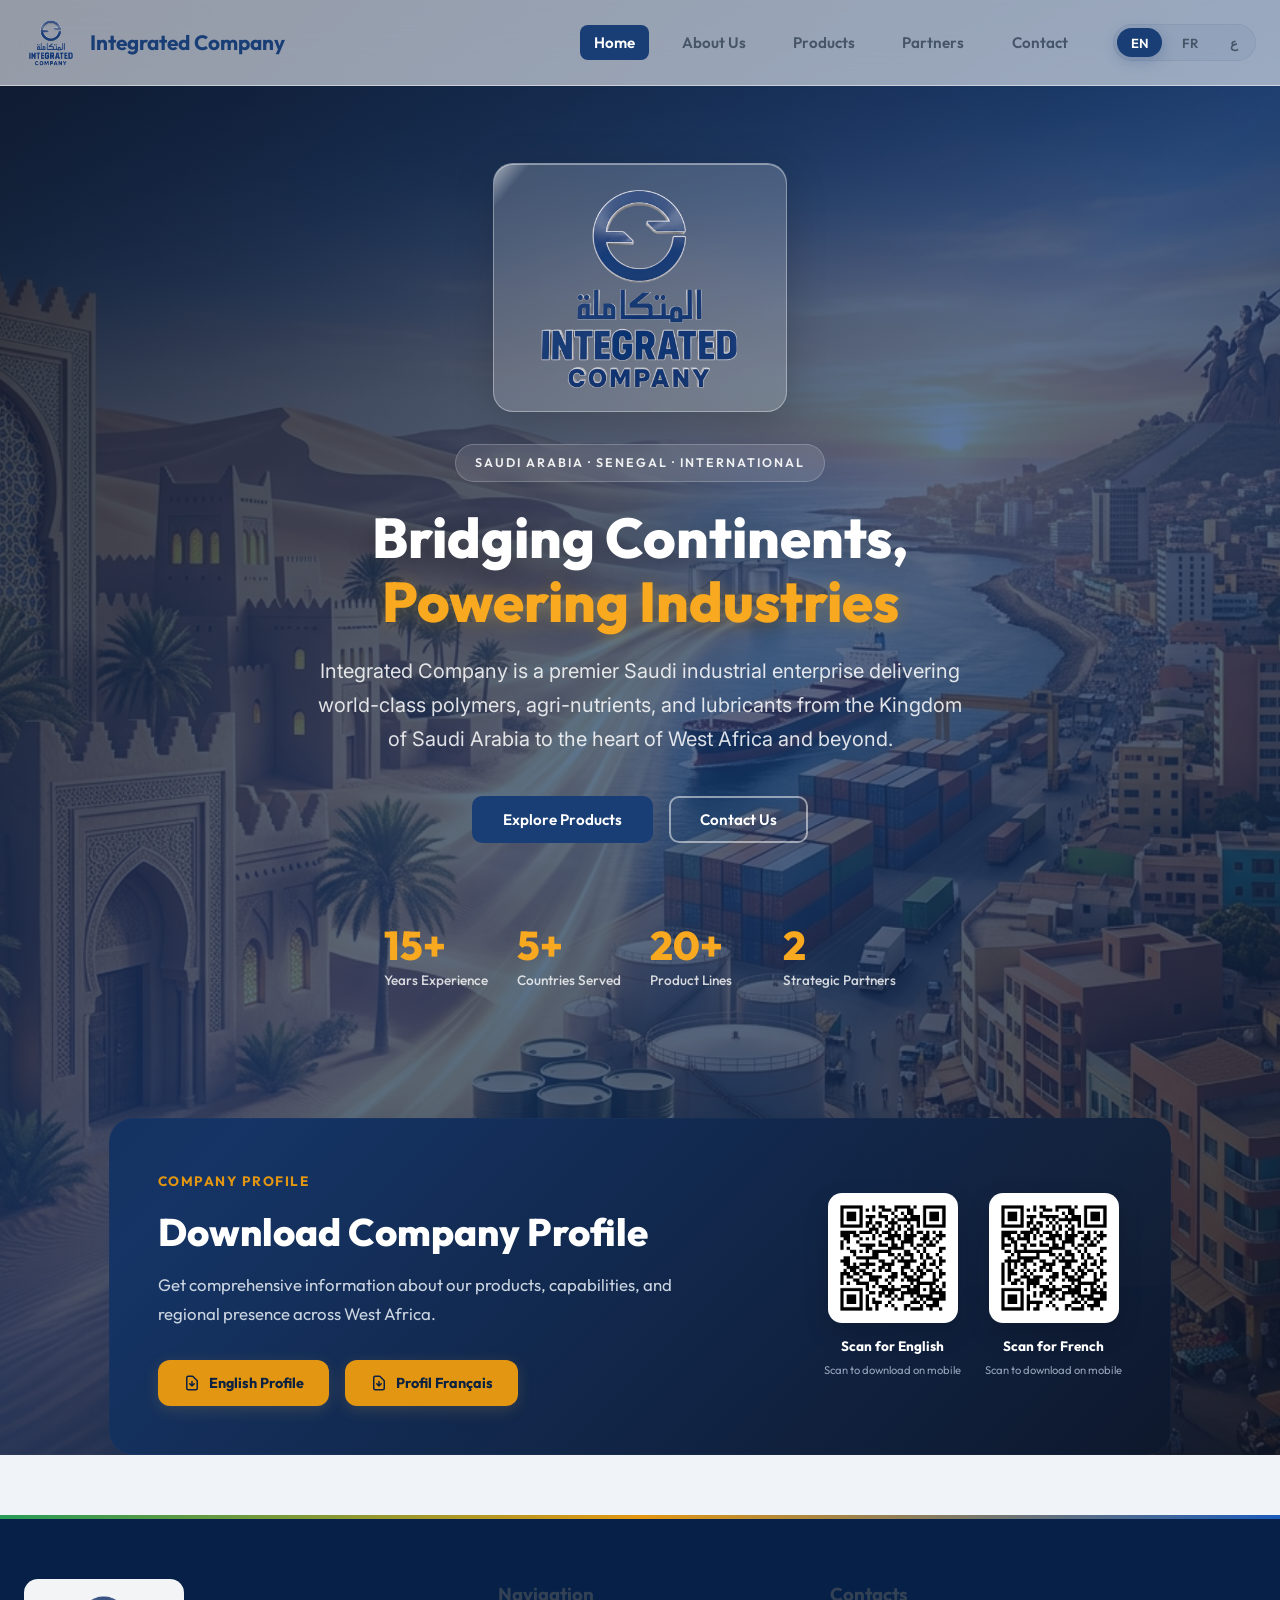
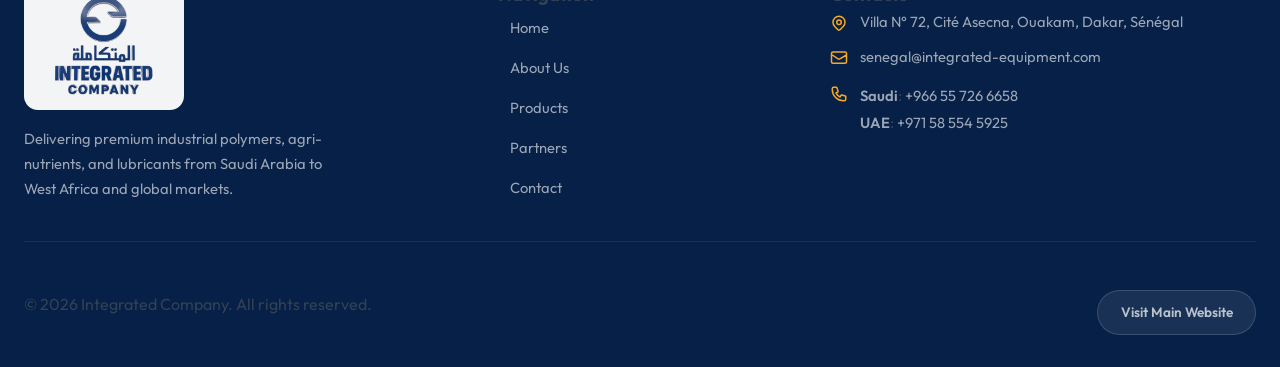
<file: index.html>
<!DOCTYPE html>
<html lang="en" dir="ltr">
<head>
  <meta charset="UTF-8">
  <meta name="viewport" content="width=device-width, initial-scale=1.0">
  <meta name="description" content="Integrated Company Senegal - Premium industrial supply of SABIC polymers, agri-nutrients, and PETROLUBE lubricants across West Africa and the ECOWAS region.">
  <meta name="keywords" content="Integrated Company Senegal, SABIC Polymers Dakar, SABIC Agri-Nutrients Senegal, PETROLUBE Lubricants West Africa, HDPE Senegal, Industrial Supply ECOWAS, INTEGRATED AFRICA COMPANY SUARL">

  <!-- SEO Meta Tags -->
  <meta name="robots" content="index, follow">
  <meta name="author" content="Integrated Company">
  <link rel="canonical" href="https://senegal.integrated-equipment.com/">
  <meta name="theme-color" content="#193D77">

  <!-- Open Graph -->
  <meta property="og:type" content="website">
  <meta property="og:title" content="Integrated Company Senegal - Industrial Supply & Distribution">
  <meta property="og:description" content="Premium supplier of SABIC polymers, agri-nutrients, and PETROLUBE lubricants from Saudi Arabia to West Africa.">
  <meta property="og:url" content="https://senegal.integrated-equipment.com/">
  <meta property="og:image" content="https://senegal.integrated-equipment.com/hero_bg.png">
  <meta property="og:site_name" content="Integrated Company - Senegal">
  <meta property="og:locale" content="en_US">
  <meta property="og:locale:alternate" content="fr_SN">
  <meta property="og:locale:alternate" content="ar_SA">

  <!-- Twitter Card -->
  <meta name="twitter:card" content="summary_large_image">
  <meta name="twitter:title" content="Integrated Company Senegal - Industrial Supply & Distribution">
  <meta name="twitter:description" content="Premium supplier of SABIC polymers, agri-nutrients, and PETROLUBE lubricants from Saudi Arabia to West Africa.">
  <meta name="twitter:image" content="https://senegal.integrated-equipment.com/hero_bg.png">

  <title>Integrated Company | Senegal - Industrial Supply & Distribution</title>

  <!-- Favicon -->
  <link rel="icon" type="image/x-icon" href="favicon.ico">
  <link rel="icon" type="image/png" sizes="192x192" href="favicon.png">

  <!-- CSS Stylesheet -->
  <link rel="stylesheet" href="style.css?v=1.0">

  <!-- Structured Data -->
  <script type="application/ld+json">
  {
    "@context": "https://schema.org",
    "@type": "Organization",
    "name": "Integrated Africa Company - SUARL",
    "url": "https://senegal.integrated-equipment.com",
    "logo": "https://senegal.integrated-equipment.com/logo_nobg.png",
    "description": "Premium supplier of SABIC polymers, agri-nutrients, and PETROLUBE lubricants from Saudi Arabia to West Africa.",
    "parentOrganization": {
      "@type": "Organization",
      "name": "Integrated Company",
      "url": "https://www.integrated-equipment.com"
    },
    "address": {
      "@type": "PostalAddress",
      "streetAddress": "Villa N° 72, Cité Asecna, Ouakam",
      "addressLocality": "Dakar",
      "addressCountry": "SN"
    },
    "contactPoint": {
      "@type": "ContactPoint",
      "telephone": "+966557266658",
      "contactType": "sales",
      "email": "senegal@integrated-equipment.com"
    },
    "sameAs": ["https://www.integrated-equipment.com"]
  }
  </script>
</head>
<body>
  <a href="#home-section" class="skip-link" data-i18n="skip_link">Skip to main content</a>

  <!-- Floating Glowing Backdrops -->
  <div class="glow-backdrops-container" aria-hidden="true">
    <div class="glow-backdrop"></div>
    <div class="glow-backdrop-2"></div>
  </div>

  <!-- ==================== GLASS NAVBAR ==================== -->
  <header class="navbar" id="main-navbar">
    <div class="container">
      <a href="#" class="nav-brand" id="brand-link">
        <img src="logo_nobg.png" alt="Integrated Company Logo" width="54" height="54">
        <span data-i18n="nav_brand">Integrated Company</span>
      </a>

      <!-- Desktop Navigation -->
      <nav aria-label="Main navigation">
        <ul class="nav-links" id="navbar-links">
          <li class="active" data-page="home"><a href="#home" data-i18n="nav_home" aria-current="page">Home</a></li>
          <li data-page="about"><a href="#about" data-i18n="nav_about">About Us</a></li>
          <li data-page="products"><a href="#products" data-i18n="nav_products">Products</a></li>
          <li data-page="partners"><a href="#partners" data-i18n="nav_partners">Partners</a></li>
          <li data-page="contact"><a href="#contact" data-i18n="nav_contact">Contact</a></li>
          <li>
            <!-- Language Selector Group -->
            <div class="lang-selector-group">
              <button class="btn-lang-option active" data-lang="en" aria-label="English">EN</button>
              <button class="btn-lang-option" data-lang="fr" aria-label="Français">FR</button>
              <button class="btn-lang-option" data-lang="ar" aria-label="العربية">ع</button>
            </div>
          </li>
        </ul>
      </nav>

      <!-- Mobile Menu Button -->
      <button class="mobile-menu-btn" id="mobile-toggle" aria-label="Toggle Menu">
        <span></span>
        <span></span>
        <span></span>
      </button>
    </div>
  </header>

  <!-- Mobile Menu Overlay -->
  <div class="mobile-menu-overlay" id="menu-overlay" aria-hidden="true">
    <ul class="mobile-nav-links">
      <li class="active" data-page="home"><a href="#home" data-i18n="nav_home">Home</a></li>
      <li data-page="about"><a href="#about" data-i18n="nav_about">About Us</a></li>
      <li data-page="products"><a href="#products" data-i18n="nav_products">Products</a></li>
      <li data-page="partners"><a href="#partners" data-i18n="nav_partners">Partners</a></li>
      <li data-page="contact"><a href="#contact" data-i18n="nav_contact">Contact</a></li>
    </ul>
    <div class="mobile-lang-group">
      <button class="btn-lang-option active" data-lang="en" aria-label="English">EN</button>
      <button class="btn-lang-option" data-lang="fr" aria-label="Français">FR</button>
      <button class="btn-lang-option" data-lang="ar" aria-label="العربية">ع</button>
    </div>
  </div>

  <!-- ==================== MAIN CONTENT ==================== -->
  <main>

    <!-- ==================== HOME / HERO SECTION ==================== -->
    <section id="home-section" class="page-section active">
      <div class="hero-section">
        <div class="hero-overlay"></div>
        <div class="hero-content">
          <div class="hero-logo-wrap">
            <img src="logo_nobg.png" alt="Integrated Company Emblem" class="hero-logo" width="240">
          </div>
          <div class="hero-badge" data-i18n="hero_badge">Saudi Arabia · Senegal · International</div>
          <h1 class="hero-title" id="main-hero-title">
            <span data-i18n="hero_title_1">Bridging Continents,</span><br>
            <span class="text-gold" data-i18n="hero_title_2">Powering Industries</span>
          </h1>
          <p class="hero-subtitle" data-i18n="hero_subtitle">
            Integrated Company is a premier Saudi industrial enterprise delivering world-class polymers, agri-nutrients, and lubricants from the Kingdom of Saudi Arabia to the heart of West Africa and beyond.
          </p>
          <div class="hero-buttons">
            <a href="#products" class="btn btn-primary" id="hero-btn-products" data-i18n="hero_btn_products">Explore Products</a>
            <a href="#contact" class="btn btn-secondary" id="hero-btn-contact" data-i18n="hero_btn_contact">Contact Us</a>
          </div>
        </div>

        <!-- Hero Stats Row -->
        <div class="hero-stats-row">
          <div class="hero-stat-box">
            <div class="stat-number">15+</div>
            <div class="stat-label" data-i18n="stat_years">Years Experience</div>
          </div>
          <div class="hero-stat-box">
            <div class="stat-number">5+</div>
            <div class="stat-label" data-i18n="stat_countries">Countries Served</div>
          </div>
          <div class="hero-stat-box">
            <div class="stat-number">20+</div>
            <div class="stat-label" data-i18n="stat_products">Product Lines</div>
          </div>
          <div class="hero-stat-box">
            <div class="stat-number">2</div>
            <div class="stat-label" data-i18n="stat_partners">Strategic Partners</div>
          </div>
        </div>

        <!-- ==================== COMPANY PROFILE DOWNLOAD ==================== -->
        <div class="profile-download-block">
          <div class="profile-download-card">
            <div class="profile-download-info">
              <span class="profile-download-badge" data-i18n="profile_badge">Company Profile</span>
              <h2 class="profile-download-title" data-i18n="profile_title">Download Company Profile</h2>
              <p class="profile-download-desc" data-i18n="profile_desc">
                Get comprehensive information about our products, capabilities, and regional presence across West Africa.
              </p>
              <div class="profile-download-actions">
                <a href="Profile_Senegal_En.pdf" download="Profile_Integrated-Company_En_GCC-West-Africa.pdf" class="btn btn-gold">
                  <svg xmlns="http://www.w3.org/2000/svg" width="18" height="18" fill="none" viewBox="0 0 24 24" stroke="currentColor" stroke-width="2.5" aria-hidden="true"><path stroke-linecap="round" stroke-linejoin="round" d="M12 10v6m0 0l-3-3m3 3l3-3m2 8H7a2 2 0 01-2-2V5a2 2 0 012-2h5.586a1 1 0 01.707.293l5.414 5.414a1 1 0 01.293.707V19a2 2 0 01-2 2z"/></svg>
                  <span data-i18n="profile_btn_en">English Profile</span>
                </a>
                <a href="Profile_Senegal_Fr.pdf" download="Profil_Integrated-Company_FR_CCG-Afrique-de-l-Ouest.pdf" class="btn btn-gold">
                  <svg xmlns="http://www.w3.org/2000/svg" width="18" height="18" fill="none" viewBox="0 0 24 24" stroke="currentColor" stroke-width="2.5" aria-hidden="true"><path stroke-linecap="round" stroke-linejoin="round" d="M12 10v6m0 0l-3-3m3 3l3-3m2 8H7a2 2 0 01-2-2V5a2 2 0 012-2h5.586a1 1 0 01.707.293l5.414 5.414a1 1 0 01.293.707V19a2 2 0 01-2 2z"/></svg>
                  <span data-i18n="profile_btn_fr">Profil Français</span>
                </a>
              </div>
            </div>
            <div class="profile-download-qrs">
              <div class="qr-item">
                <div class="qr-code-box">
                  <img src="qr_en.png" alt="English Profile QR Code" width="112" height="112">
                </div>
                <div class="qr-caption">
                  <span class="qr-main-caption" data-i18n="profile_scan_en">Scan for English</span>
                  <span class="qr-sub-caption" data-i18n="profile_scan_mobile">Scan to download on mobile</span>
                </div>
              </div>
              <div class="qr-item">
                <div class="qr-code-box">
                  <img src="qr_fr.png" alt="French Profile QR Code" width="112" height="112">
                </div>
                <div class="qr-caption">
                  <span class="qr-main-caption" data-i18n="profile_scan_fr">Scan for French</span>
                  <span class="qr-sub-caption" data-i18n="profile_scan_mobile">Scan to download on mobile</span>
                </div>
              </div>
            </div>
          </div>
        </div>
      </div>
    </section>

    <!-- ==================== ABOUT SECTION ==================== -->
    <section id="about-section" class="page-section">
      <div class="container">
        <div class="section-header">
          <span class="section-badge" data-i18n="about_badge">Who We Are</span>
          <h2 class="section-title"><span data-i18n="about_title">Your Trusted Industrial Partner</span></h2>
          <p class="section-desc" data-i18n="about_desc">Connecting Saudi industrial excellence with West African growth markets.</p>
        </div>

        <div class="about-split">
          <div class="about-content">
            <h3 data-i18n="about_subtitle">INTEGRATED AFRICA COMPANY – SUARL</h3>
            <p data-i18n="about_text_1">
              Integrated Company is a premier Saudi corporate delivering top-tier industrial solutions across construction, commercial, and industrial sectors globally. As an approved distributor of world-class petrochemical products and industrial materials, we bridge the gap between Saudi Arabia's manufacturing powerhouse and the rapidly growing markets of West Africa.
            </p>
            <p data-i18n="about_text_2">
              Our Senegal branch — INTEGRATED AFRICA COMPANY – SUARL — based in Dakar, serves as the strategic hub for industrial distribution across the ECOWAS region. We specialize in the supply of SABIC polymers and agri-nutrients, alongside PETROLUBE high-performance lubricants and engineering fluids, supporting agricultural expansion, packaging manufacturers, automotive fleets, and heavy industrial operations throughout West Africa.
            </p>

            <!-- Highlights -->
            <div class="about-highlights">
              <div class="highlight-item">
                <div class="highlight-icon">
                  <svg xmlns="http://www.w3.org/2000/svg" width="24" height="24" viewBox="0 0 20 20" fill="currentColor" aria-hidden="true"><path fill-rule="evenodd" d="M10 18a8 8 0 100-16 8 8 0 000 16zm3.707-9.293a1 1 0 00-1.414-1.414L9 10.586 7.707 9.293a1 1 0 00-1.414 1.414l2 2a1 1 0 001.414 0l4-4z" clip-rule="evenodd"/></svg>
                </div>
                <span data-i18n="about_highlight_1">Approved SABIC Distributor</span>
              </div>
              <div class="highlight-item">
                <div class="highlight-icon">
                  <svg xmlns="http://www.w3.org/2000/svg" width="24" height="24" viewBox="0 0 20 20" fill="currentColor" aria-hidden="true"><path fill-rule="evenodd" d="M10 18a8 8 0 100-16 8 8 0 000 16zm3.707-9.293a1 1 0 00-1.414-1.414L9 10.586 7.707 9.293a1 1 0 00-1.414 1.414l2 2a1 1 0 001.414 0l4-4z" clip-rule="evenodd"/></svg>
                </div>
                <span data-i18n="about_highlight_2">ECOWAS Market Access</span>
              </div>
              <div class="highlight-item">
                <div class="highlight-icon">
                  <svg xmlns="http://www.w3.org/2000/svg" width="24" height="24" viewBox="0 0 20 20" fill="currentColor" aria-hidden="true"><path fill-rule="evenodd" d="M10 18a8 8 0 100-16 8 8 0 000 16zm3.707-9.293a1 1 0 00-1.414-1.414L9 10.586 7.707 9.293a1 1 0 00-1.414 1.414l2 2a1 1 0 001.414 0l4-4z" clip-rule="evenodd"/></svg>
                </div>
                <span data-i18n="about_highlight_3">Premium Saudi Quality</span>
              </div>
            </div>
          </div>

          <div class="about-media">
            <img src="senegal_branch.png" alt="Industrial Supply and Distribution Operations" loading="lazy" width="800" height="600">
          </div>
        </div>

      </div>
    </section>

    <!-- ==================== PRODUCTS SECTION ==================== -->
    <section id="products-section" class="page-section">
      <div class="container">
        <div class="section-header">
          <span class="section-badge" data-i18n="products_badge">Our Products</span>
          <h2 class="section-title"><span data-i18n="products_title">Import &amp; Distribution You Can Rely On</span></h2>
          <p class="section-desc" data-i18n-html="products_desc">Integrated Company specializes in the <strong>import and distribution</strong> of <strong>lubricants</strong>, <strong>agri-nutrients</strong> and <strong>plastic bags</strong> — sourcing quality products and delivering them dependably to our customers.</p>
        </div>

        <div class="products-grid">
          <!-- Lubricants -->
          <div class="product-card">
            <div class="product-icon"><svg xmlns="http://www.w3.org/2000/svg" viewBox="0 0 24 24" aria-hidden="true"><path d="M12 2.69l5.66 5.66a8 8 0 1 1-11.31 0z"/></svg></div>
            <span class="product-category" data-i18n="prod_lub_cat">Industrial &amp; Automotive</span>
            <h3 data-i18n="prod_lub_title">Lubricants</h3>
            <p data-i18n="prod_lub_desc">A full range of engine oils, gear oils, hydraulic fluids and greases for passenger vehicles, heavy-duty fleets and industrial machinery.</p>
            <ul class="product-features">
              <li>
                <svg xmlns="http://www.w3.org/2000/svg" viewBox="0 0 20 20" fill="currentColor" aria-hidden="true"><path fill-rule="evenodd" d="M10 18a8 8 0 100-16 8 8 0 000 16zm3.707-9.293a1 1 0 00-1.414-1.414L9 10.586 7.707 9.293a1 1 0 00-1.414 1.414l2 2a1 1 0 001.414 0l4-4z" clip-rule="evenodd"/></svg>
                <span data-i18n="prod_lub_f1">Engine &amp; Gear Oils</span>
              </li>
              <li>
                <svg xmlns="http://www.w3.org/2000/svg" viewBox="0 0 20 20" fill="currentColor" aria-hidden="true"><path fill-rule="evenodd" d="M10 18a8 8 0 100-16 8 8 0 000 16zm3.707-9.293a1 1 0 00-1.414-1.414L9 10.586 7.707 9.293a1 1 0 00-1.414 1.414l2 2a1 1 0 001.414 0l4-4z" clip-rule="evenodd"/></svg>
                <span data-i18n="prod_lub_f2">Hydraulic Fluids &amp; Greases</span>
              </li>
              <li>
                <svg xmlns="http://www.w3.org/2000/svg" viewBox="0 0 20 20" fill="currentColor" aria-hidden="true"><path fill-rule="evenodd" d="M10 18a8 8 0 100-16 8 8 0 000 16zm3.707-9.293a1 1 0 00-1.414-1.414L9 10.586 7.707 9.293a1 1 0 00-1.414 1.414l2 2a1 1 0 001.414 0l4-4z" clip-rule="evenodd"/></svg>
                <span data-i18n="prod_lub_f3">Automotive &amp; Industrial Use</span>
              </li>
            </ul>
          </div>

          <!-- Agri-Nutrients -->
          <div class="product-card">
            <div class="product-icon"><svg xmlns="http://www.w3.org/2000/svg" viewBox="0 0 24 24" aria-hidden="true"><path d="M12 21v-9"/><path d="M12 12c0-3.5 2.5-6 7-6 0 3.5-2.5 6-7 6z"/><path d="M12 12c0-3.5-2.5-6-7-6 0 3.5 2.5 6 7 6z"/></svg></div>
            <span class="product-category" data-i18n="prod_agri_cat">Agriculture</span>
            <h3 data-i18n="prod_agri_title">Agri-Nutrients</h3>
            <p data-i18n="prod_agri_desc">Urea and other fertilizers that help farmers improve soil fertility and increase crop yields across a wide variety of crops and soil types.</p>
            <ul class="product-features">
              <li>
                <svg xmlns="http://www.w3.org/2000/svg" viewBox="0 0 20 20" fill="currentColor" aria-hidden="true"><path fill-rule="evenodd" d="M10 18a8 8 0 100-16 8 8 0 000 16zm3.707-9.293a1 1 0 00-1.414-1.414L9 10.586 7.707 9.293a1 1 0 00-1.414 1.414l2 2a1 1 0 001.414 0l4-4z" clip-rule="evenodd"/></svg>
                <span data-i18n="prod_agri_f1">Urea &amp; Chemical Fertilizers</span>
              </li>
              <li>
                <svg xmlns="http://www.w3.org/2000/svg" viewBox="0 0 20 20" fill="currentColor" aria-hidden="true"><path fill-rule="evenodd" d="M10 18a8 8 0 100-16 8 8 0 000 16zm3.707-9.293a1 1 0 00-1.414-1.414L9 10.586 7.707 9.293a1 1 0 00-1.414 1.414l2 2a1 1 0 001.414 0l4-4z" clip-rule="evenodd"/></svg>
                <span data-i18n="prod_agri_f2">Improved Crop Yields</span>
              </li>
              <li>
                <svg xmlns="http://www.w3.org/2000/svg" viewBox="0 0 20 20" fill="currentColor" aria-hidden="true"><path fill-rule="evenodd" d="M10 18a8 8 0 100-16 8 8 0 000 16zm3.707-9.293a1 1 0 00-1.414-1.414L9 10.586 7.707 9.293a1 1 0 00-1.414 1.414l2 2a1 1 0 001.414 0l4-4z" clip-rule="evenodd"/></svg>
                <span data-i18n="prod_agri_f3">Suitable for Diverse Soils</span>
              </li>
            </ul>
          </div>

          <!-- Plastic Bags -->
          <div class="product-card">
            <div class="product-icon"><svg xmlns="http://www.w3.org/2000/svg" viewBox="0 0 24 24" aria-hidden="true"><path d="M6 2 3 6v14a2 2 0 0 0 2 2h14a2 2 0 0 0 2-2V6l-3-4Z"/><path d="M3 6h18"/><path d="M16 10a4 4 0 0 1-8 0"/></svg></div>
            <span class="product-category" data-i18n="prod_bags_cat">Packaging</span>
            <h3 data-i18n="prod_bags_title">Plastic Bags</h3>
            <p data-i18n="prod_bags_desc">Durable plastic bags in a range of sizes for retail, packaging, agricultural and industrial applications.</p>
            <ul class="product-sizes">
              <li data-i18n="prod_bags_size_s">Small</li>
              <li data-i18n="prod_bags_size_m">Medium</li>
              <li data-i18n="prod_bags_size_l">Large</li>
              <li data-i18n="prod_bags_size_custom">Custom Sizes</li>
            </ul>
            <ul class="product-features">
              <li>
                <svg xmlns="http://www.w3.org/2000/svg" viewBox="0 0 20 20" fill="currentColor" aria-hidden="true"><path fill-rule="evenodd" d="M10 18a8 8 0 100-16 8 8 0 000 16zm3.707-9.293a1 1 0 00-1.414-1.414L9 10.586 7.707 9.293a1 1 0 00-1.414 1.414l2 2a1 1 0 001.414 0l4-4z" clip-rule="evenodd"/></svg>
                <span data-i18n="prod_bags_f1">Multiple Sizes Available</span>
              </li>
              <li>
                <svg xmlns="http://www.w3.org/2000/svg" viewBox="0 0 20 20" fill="currentColor" aria-hidden="true"><path fill-rule="evenodd" d="M10 18a8 8 0 100-16 8 8 0 000 16zm3.707-9.293a1 1 0 00-1.414-1.414L9 10.586 7.707 9.293a1 1 0 00-1.414 1.414l2 2a1 1 0 001.414 0l4-4z" clip-rule="evenodd"/></svg>
                <span data-i18n="prod_bags_f2">Strong &amp; Durable</span>
              </li>
              <li>
                <svg xmlns="http://www.w3.org/2000/svg" viewBox="0 0 20 20" fill="currentColor" aria-hidden="true"><path fill-rule="evenodd" d="M10 18a8 8 0 100-16 8 8 0 000 16zm3.707-9.293a1 1 0 00-1.414-1.414L9 10.586 7.707 9.293a1 1 0 00-1.414 1.414l2 2a1 1 0 001.414 0l4-4z" clip-rule="evenodd"/></svg>
                <span data-i18n="prod_bags_f3">Bulk Supply</span>
              </li>
            </ul>
          </div>

          <!-- ECOWAS Market Gateway -->
          <div class="product-card">
            <div class="product-icon"><svg xmlns="http://www.w3.org/2000/svg" viewBox="0 0 24 24" aria-hidden="true"><circle cx="12" cy="12" r="10"/><path d="M2 12h20"/><path d="M12 2a15.3 15.3 0 0 1 4 10 15.3 15.3 0 0 1-4 10 15.3 15.3 0 0 1-4-10 15.3 15.3 0 0 1 4-10z"/></svg></div>
            <span class="product-category" data-i18n="dist_tag_expansion">Global Reach</span>
            <h3 data-i18n="dist_expansion_title">ECOWAS Market Gateway</h3>
            <p data-i18n="dist_expansion_desc">Senegal serves as our strategic gateway to the entire ECOWAS economic region. We are actively expanding our supply footprint across 15 West African nations, building robust logistics pipelines from Saudi Arabia through Dakar to serve growing industrial demands in construction, agriculture, and transportation sectors.</p>
            <ul class="product-features">
              <li>
                <svg xmlns="http://www.w3.org/2000/svg" viewBox="0 0 20 20" fill="currentColor" aria-hidden="true"><path fill-rule="evenodd" d="M10 18a8 8 0 100-16 8 8 0 000 16zm3.707-9.293a1 1 0 00-1.414-1.414L9 10.586 7.707 9.293a1 1 0 00-1.414 1.414l2 2a1 1 0 001.414 0l4-4z" clip-rule="evenodd"/></svg>
                <span data-i18n="dist_expansion_f1">15 ECOWAS Nations</span>
              </li>
              <li>
                <svg xmlns="http://www.w3.org/2000/svg" viewBox="0 0 20 20" fill="currentColor" aria-hidden="true"><path fill-rule="evenodd" d="M10 18a8 8 0 100-16 8 8 0 000 16zm3.707-9.293a1 1 0 00-1.414-1.414L9 10.586 7.707 9.293a1 1 0 00-1.414 1.414l2 2a1 1 0 001.414 0l4-4z" clip-rule="evenodd"/></svg>
                <span data-i18n="dist_expansion_f2">Saudi-Dakar Supply Chain</span>
              </li>
            </ul>
          </div>
        </div>

        <!-- Request a Quote banner -->
        <div class="product-cta">
          <div class="product-cta-text">
            <h3 data-i18n="prod_cta_title">Looking for a reliable supplier?</h3>
            <p data-i18n="prod_cta_desc">Contact us for pricing, availability and bulk orders.</p>
          </div>
          <a href="#contact" class="btn btn-gold" data-i18n="prod_cta_btn">Request a Quote</a>
        </div>
      </div>
    </section>

    <!-- ==================== PARTNERS SECTION ==================== -->
    <section id="partners-section" class="page-section">
      <div class="container">
        <div class="section-header">
          <span class="section-badge" data-i18n="partners_badge">Strategic Alliances</span>
          <h2 class="section-title"><span data-i18n="partners_title">Our Strategic Partners</span></h2>
          <p class="section-desc" data-i18n="partners_desc">Authorized distributor of world-leading industrial brands.</p>
        </div>

        <div class="partners-container">
          <!-- SABIC Partner Card -->
          <div class="glass-card partner-card">
            <div class="partner-logo-box">
              <img src="sabic_logo.png" alt="SABIC Logo" loading="lazy" width="150" height="48">
            </div>
            <h3 data-i18n="partner_sabic_name">SABIC</h3>
            <p data-i18n="partner_sabic_desc">Saudi Basic Industries Corporation — one of the world's largest petrochemical manufacturers. We are an approved distributor of SABIC polymers and agri-nutrients for West Africa.</p>
          </div>

          <!-- PETROLUBE Partner Card -->
          <div class="glass-card partner-card">
            <div class="partner-logo-box">
              <img src="petrolube_logo.png" alt="PETROLUBE Logo" loading="lazy" width="150" height="48">
            </div>
            <h3 data-i18n="partner_petrolube_name">PETROLUBE</h3>
            <p data-i18n="partner_petrolube_desc">A leading Saudi lubricant manufacturer. We are the authorized distributor of PETROLUBE and NATIONAL brand lubricants across West Africa.</p>
          </div>
        </div>
      </div>
    </section>

    <!-- ==================== CONTACT SECTION ==================== -->
    <section id="contact-section" class="page-section">
      <div class="container">
        <div class="section-header">
          <span class="section-badge" data-i18n="contact_badge">Get In Touch</span>
          <h2 class="section-title"><span data-i18n="contact_title">Contact Our Team</span></h2>
          <p class="section-desc" data-i18n="contact_desc">Connect with our business development team in Dakar or Riyadh.</p>
        </div>

        <div class="contact-wrapper">
          <!-- Info Column -->
          <div class="contact-info-column">
            <div class="glass-card info-block">
              <h3 data-i18n="contact_info_title">Office Locations</h3>
              <div class="info-cards">
                <!-- Dakar Office (Primary) -->
                <div class="info-card">
                  <div class="info-icon">
                    <svg xmlns="http://www.w3.org/2000/svg" width="20" height="20" viewBox="0 0 24 24" fill="none" stroke="currentColor" stroke-width="2" stroke-linecap="round" stroke-linejoin="round" aria-hidden="true"><path d="M21 10c0 7-9 13-9 13s-9-6-9-13a9 9 0 0 1 18 0z"/><circle cx="12" cy="10" r="3"/></svg>
                  </div>
                  <div class="info-details">
                    <h4 data-i18n="loc_dakar_title">INTEGRATED AFRICA COMPANY – SUARL</h4>
                    <p data-i18n="loc_dakar_desc">Villa N° 72, Cité Asecna, Ouakam, Dakar, Sénégal</p>
                  </div>
                </div>
                <!-- Saudi HQ -->
                <div class="info-card">
                  <div class="info-icon">
                    <svg xmlns="http://www.w3.org/2000/svg" width="20" height="20" viewBox="0 0 24 24" fill="none" stroke="currentColor" stroke-width="2" stroke-linecap="round" stroke-linejoin="round" aria-hidden="true"><path d="M21 10c0 7-9 13-9 13s-9-6-9-13a9 9 0 0 1 18 0z"/><circle cx="12" cy="10" r="3"/></svg>
                  </div>
                  <div class="info-details">
                    <h4 data-i18n="loc_riyadh_title">Saudi Arabia Headquarters</h4>
                    <p data-i18n="loc_riyadh_desc">King Salman Road 36341, Al Mojil Tower – Level 6, Al Hasa, Saudi Arabia</p>
                  </div>
                </div>
              </div>
            </div>

            <!-- Direct Channels -->
            <div class="glass-card info-block">
              <h3 data-i18n="contact_comm_title">Direct Channels</h3>
              <div class="info-cards">
                <!-- Email -->
                <div class="info-card">
                  <div class="info-icon">
                    <svg xmlns="http://www.w3.org/2000/svg" width="20" height="20" viewBox="0 0 24 24" fill="none" stroke="currentColor" stroke-width="2" stroke-linecap="round" stroke-linejoin="round" aria-hidden="true"><path d="M4 4h16c1.1 0 2 .9 2 2v12c0 1.1-.9 2-2 2H4c-1.1 0-2-.9-2-2V6c0-1.1.9-2 2-2z"/><polyline points="22,6 12,13 2,6"/></svg>
                  </div>
                  <div class="info-details">
                    <h4 data-i18n="ch_email_title">Corporate Email</h4>
                    <p><a href="mailto:senegal@integrated-equipment.com">senegal@integrated-equipment.com</a></p>
                  </div>
                </div>
                <!-- Phone -->
                <div class="info-card">
                  <div class="info-icon">
                    <svg xmlns="http://www.w3.org/2000/svg" width="20" height="20" viewBox="0 0 24 24" fill="none" stroke="currentColor" stroke-width="2" stroke-linecap="round" stroke-linejoin="round" aria-hidden="true"><path d="M22 16.92v3a2 2 0 0 1-2.18 2 19.79 19.79 0 0 1-8.63-3.07 19.5 19.5 0 0 1-6-6 19.79 19.79 0 0 1-3.07-8.67A2 2 0 0 1 4.11 2h3a2 2 0 0 1 2 1.72 12.84 12.84 0 0 0 .7 2.81 2 2 0 0 1-.45 2.11L8.09 9.91a16 16 0 0 0 6 6l1.27-1.27a2 2 0 0 1 2.11-.45 12.84 12.84 0 0 0 2.81.7A2 2 0 0 1 22 16.92z"/></svg>
                  </div>
                  <div class="info-details">
                    <h4 data-i18n="ch_phone_title">Phone Lines</h4>
                    <p><span data-i18n="phone_saudi" style="font-weight: 600;">Saudi Mobile</span>: <span dir="ltr"><a href="tel:+966557266658">+966 55 726 6658</a></span></p>
                    <p><span data-i18n="phone_uae" style="font-weight: 600;">UAE Mobile</span>: <span dir="ltr"><a href="tel:+971585545925">+971 58 554 5925</a></span></p>
                  </div>
                </div>
              </div>
            </div>
          </div>

          <!-- Contact Form -->
          <div class="glass-card contact-form-card" style="position: relative;">
            <!-- Success Overlay -->
            <div class="form-success-overlay" id="success-message">
              <div class="success-icon-container">
                <svg xmlns="http://www.w3.org/2000/svg" width="40" height="40" viewBox="0 0 20 20" fill="currentColor" aria-hidden="true"><path fill-rule="evenodd" d="M16.707 5.293a1 1 0 010 1.414l-8 8a1 1 0 01-1.414 0l-4-4a1 1 0 011.414-1.414L8 12.586l7.293-7.293a1 1 0 011.414 0z" clip-rule="evenodd"/></svg>
              </div>
              <h3 data-i18n="success_title" style="color: var(--color-accent-gold); font-size: 2rem; margin-bottom: 1rem;">Message Sent!</h3>
              <p data-i18n="success_desc" style="color: var(--color-text-light); max-width: 350px;">Thank you for contacting Integrated Company. Our team will respond shortly.</p>
            </div>

            <h3 class="form-title" data-i18n="form_title">Send an Inquiry</h3>
            <p class="form-desc" data-i18n="form_desc">Reach out to our business development team.</p>

            <form id="contact-form" action="#" method="POST">
              <div class="form-grid">
                <div class="form-group">
                  <label class="form-label" for="form-name" data-i18n="label_name">Full Name</label>
                  <input type="text" class="form-input" id="form-name" required placeholder="e.g. Amadou Diallo">
                </div>
                <div class="form-group">
                  <label class="form-label" for="form-email" data-i18n="label_email">Email Address</label>
                  <input type="email" class="form-input" id="form-email" required placeholder="name@company.com">
                </div>
                <div class="form-group">
                  <label class="form-label" for="form-company" data-i18n="label_company">Company Name</label>
                  <input type="text" class="form-input" id="form-company" placeholder="e.g. Dakar Industries SA">
                </div>
                <div class="form-group">
                  <label class="form-label" for="form-subject" data-i18n="label_subject">Subject</label>
                  <input type="text" class="form-input" id="form-subject" required placeholder="e.g. SABIC Polymer Inquiry">
                </div>
                <div class="form-group full-width">
                  <label class="form-label" for="form-message" data-i18n="label_message">Message</label>
                  <textarea class="form-textarea" id="form-message" required placeholder="Enter details about your request..."></textarea>
                </div>
              </div>
              <button type="submit" class="btn btn-primary" style="width: 100%; border-radius: 10px;" data-i18n="btn_submit">
                Send Inquiry
              </button>
            </form>
          </div>
        </div>
      </div>
    </section>

  </main>

  <!-- ==================== FOOTER ==================== -->
  <footer>
    <div class="container">
      <div class="footer-grid">
        <!-- Logo & Intro -->
        <div class="footer-logo-col">
          <img src="logo_nobg.png" alt="Integrated Company Emblem" loading="lazy" width="180" height="180">
          <p data-i18n="footer_intro">Delivering premium industrial polymers, agri-nutrients, and lubricants from Saudi Arabia to West Africa and global markets.</p>
        </div>

        <!-- Navigation -->
        <div class="footer-links-col">
          <h3 data-i18n="footer_nav_title">Navigation</h3>
          <ul class="footer-links">
            <li data-page="home"><a href="#home" data-i18n="nav_home">Home</a></li>
            <li data-page="about"><a href="#about" data-i18n="nav_about">About Us</a></li>
            <li data-page="products"><a href="#products" data-i18n="nav_products">Products</a></li>
            <li data-page="partners"><a href="#partners" data-i18n="nav_partners">Partners</a></li>
            <li data-page="contact"><a href="#contact" data-i18n="nav_contact">Contact</a></li>
          </ul>
        </div>

        <!-- Contacts -->
        <div class="footer-contact-col">
          <h3 data-i18n="footer_contact_title">Contacts</h3>
          <div class="footer-contact-info">
            <div class="footer-contact-item">
              <svg xmlns="http://www.w3.org/2000/svg" fill="none" viewBox="0 0 24 24" stroke="currentColor" aria-hidden="true"><path stroke-linecap="round" stroke-linejoin="round" stroke-width="2" d="M17.657 16.657L13.414 20.9a1.998 1.998 0 01-2.827 0l-4.244-4.243a8 8 0 1111.314 0z"/><path stroke-linecap="round" stroke-linejoin="round" stroke-width="2" d="M15 11a3 3 0 11-6 0 3 3 0 016 0z"/></svg>
              <span data-i18n="footer_addr">Villa N° 72, Cité Asecna, Ouakam, Dakar, Sénégal</span>
            </div>
            <div class="footer-contact-item">
              <svg xmlns="http://www.w3.org/2000/svg" fill="none" viewBox="0 0 24 24" stroke="currentColor" aria-hidden="true"><path stroke-linecap="round" stroke-linejoin="round" stroke-width="2" d="M3 8l7.89 5.26a2 2 0 002.22 0L22 8m-2 11H4a2 2 0 01-2-2V6a2 2 0 012-2h16a2 2 0 012 2v11a2 2 0 01-2 2z"/></svg>
              <span><a href="mailto:senegal@integrated-equipment.com" style="color: inherit; text-decoration: none;">senegal@integrated-equipment.com</a></span>
            </div>
            <div class="footer-contact-item" style="align-items: flex-start;">
              <svg xmlns="http://www.w3.org/2000/svg" fill="none" viewBox="0 0 24 24" stroke="currentColor" aria-hidden="true"><path stroke-linecap="round" stroke-linejoin="round" stroke-width="2" d="M3 5a2 2 0 012-2h3.28a1 1 0 01.948.684l1.498 4.493a1 1 0 01-.502 1.21l-2.257 1.13a11.042 11.042 0 005.516 5.516l1.13-2.257a1 1 0 011.21-.502l4.493 1.498a1 1 0 01.684.949V19a2 2 0 01-2 2h-1C9.716 21 3 14.284 3 6V5z"/></svg>
              <div>
                <p style="margin: 0;"><span data-i18n="footer_phone_saudi" style="font-weight: 600;">Saudi</span>: <span dir="ltr"><a href="tel:+966557266658" style="color: inherit; text-decoration: none;">+966 55 726 6658</a></span></p>
                <p style="margin: 0;"><span data-i18n="footer_phone_uae" style="font-weight: 600;">UAE</span>: <span dir="ltr"><a href="tel:+971585545925" style="color: inherit; text-decoration: none;">+971 58 554 5925</a></span></p>
              </div>
            </div>
          </div>
        </div>
      </div>

      <!-- Footer Bottom -->
      <div class="footer-bottom">
        <p>&copy; <span id="copyright-year"></span> <span data-i18n="footer_copy">Integrated Company. All rights reserved.</span></p>
        <a href="https://www.integrated-equipment.com" target="_blank" rel="noopener noreferrer" class="back-to-main" data-i18n="footer_main_site">Visit Main Website</a>
      </div>
    </div>
  </footer>

  <!-- JavaScript -->
  <script src="script.js?v=1.0"></script>
</body>
</html>
</file>
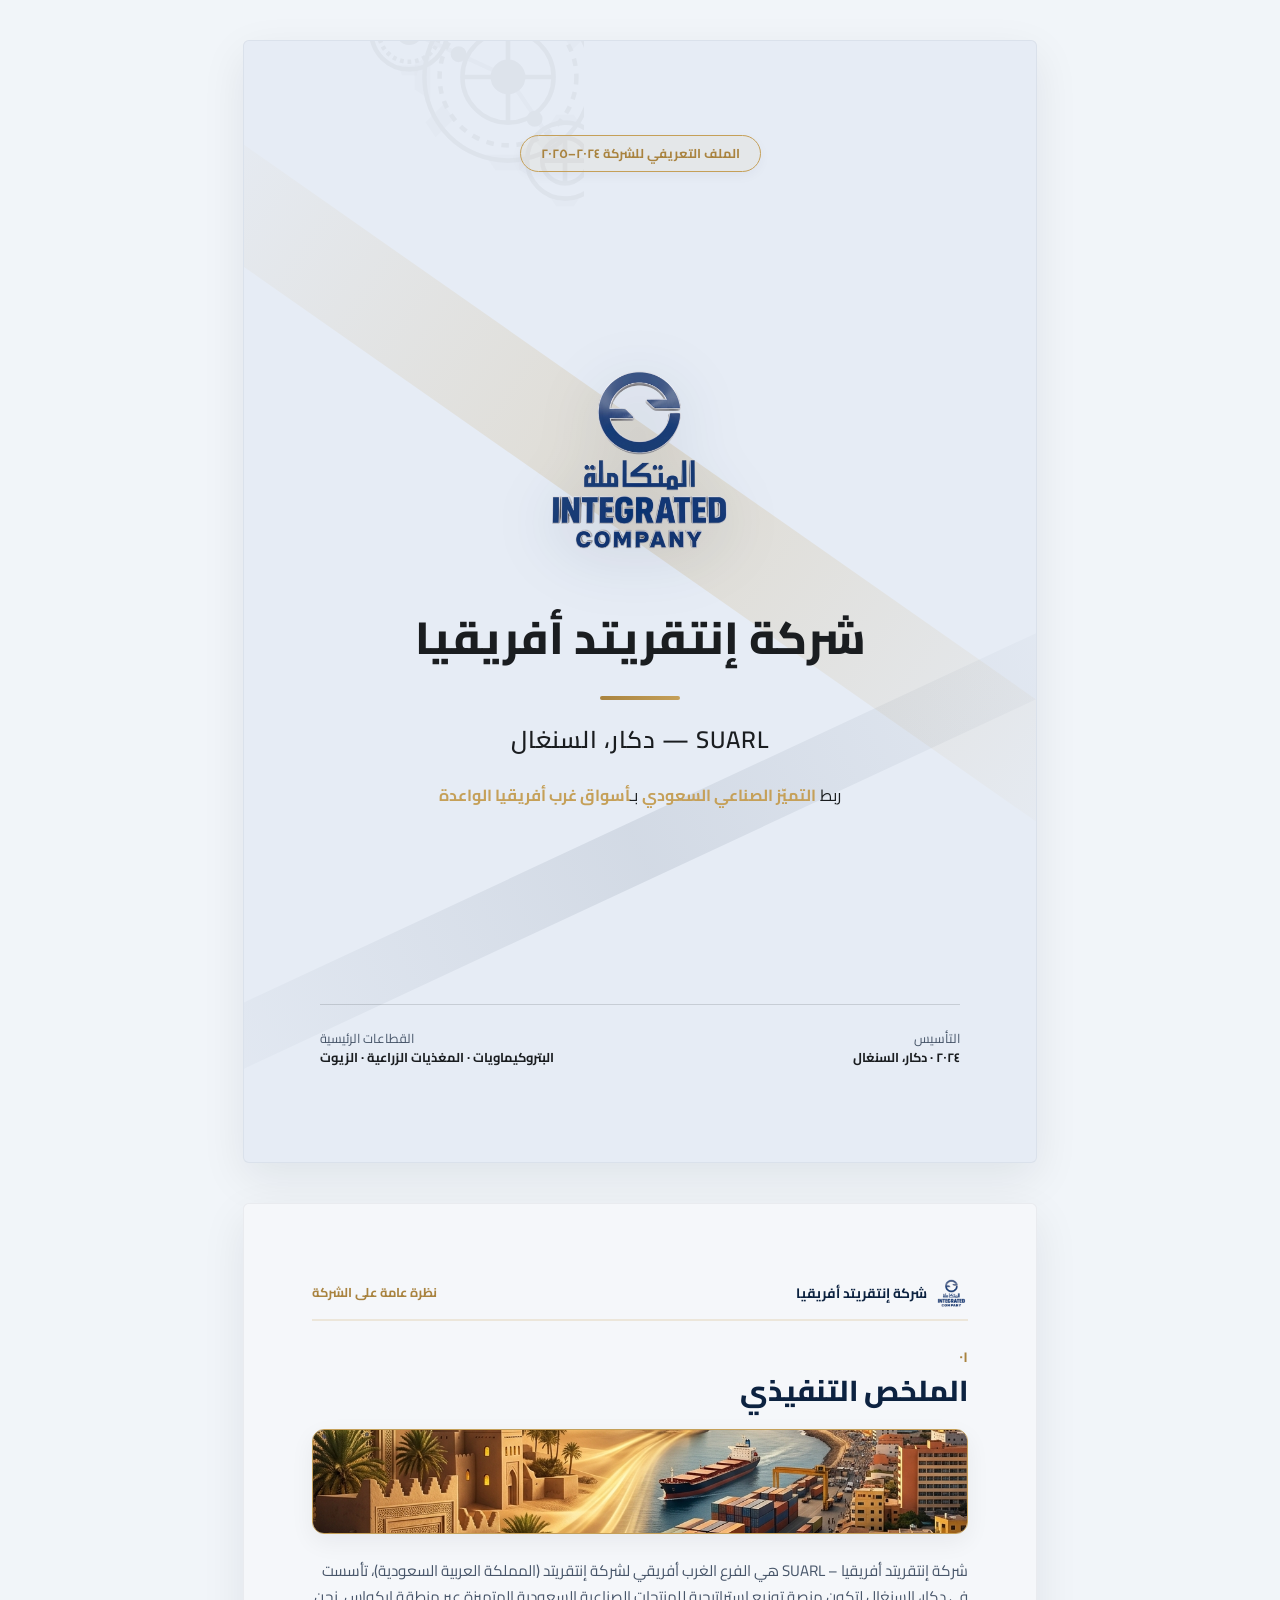
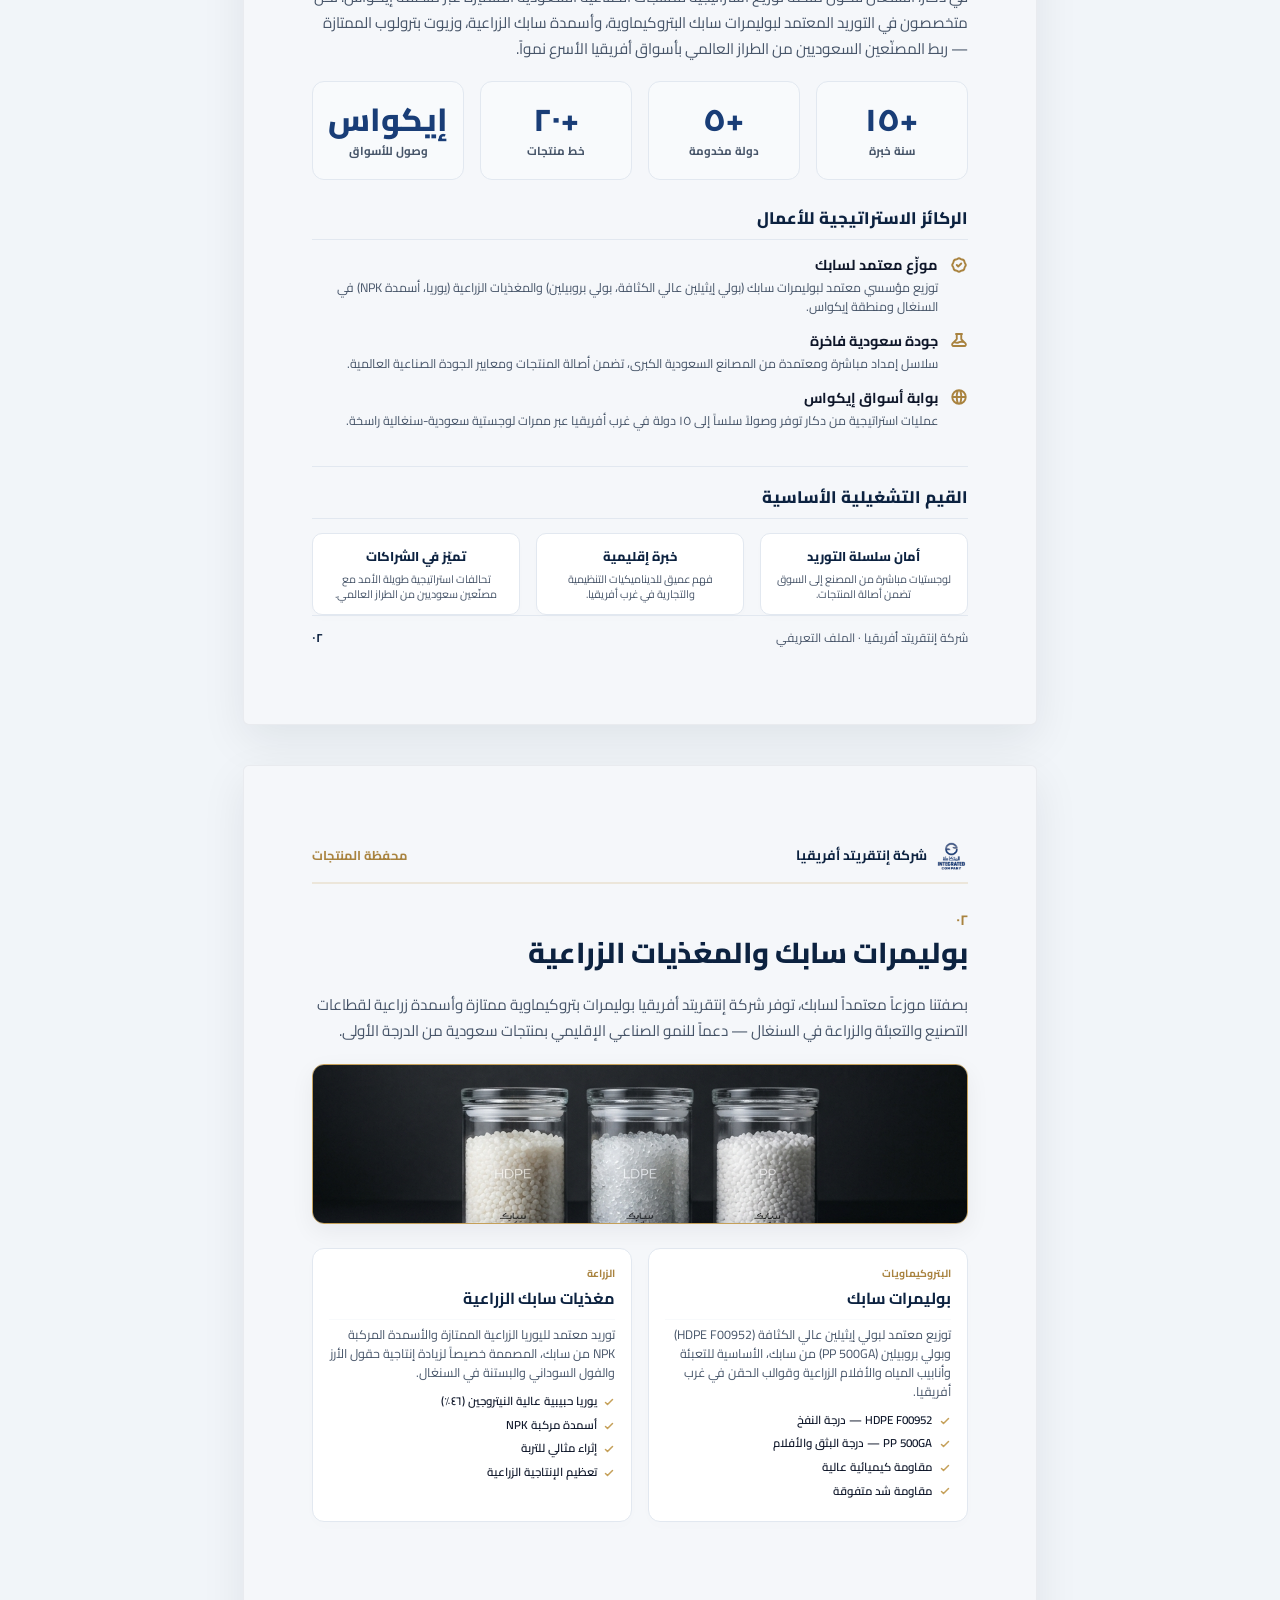
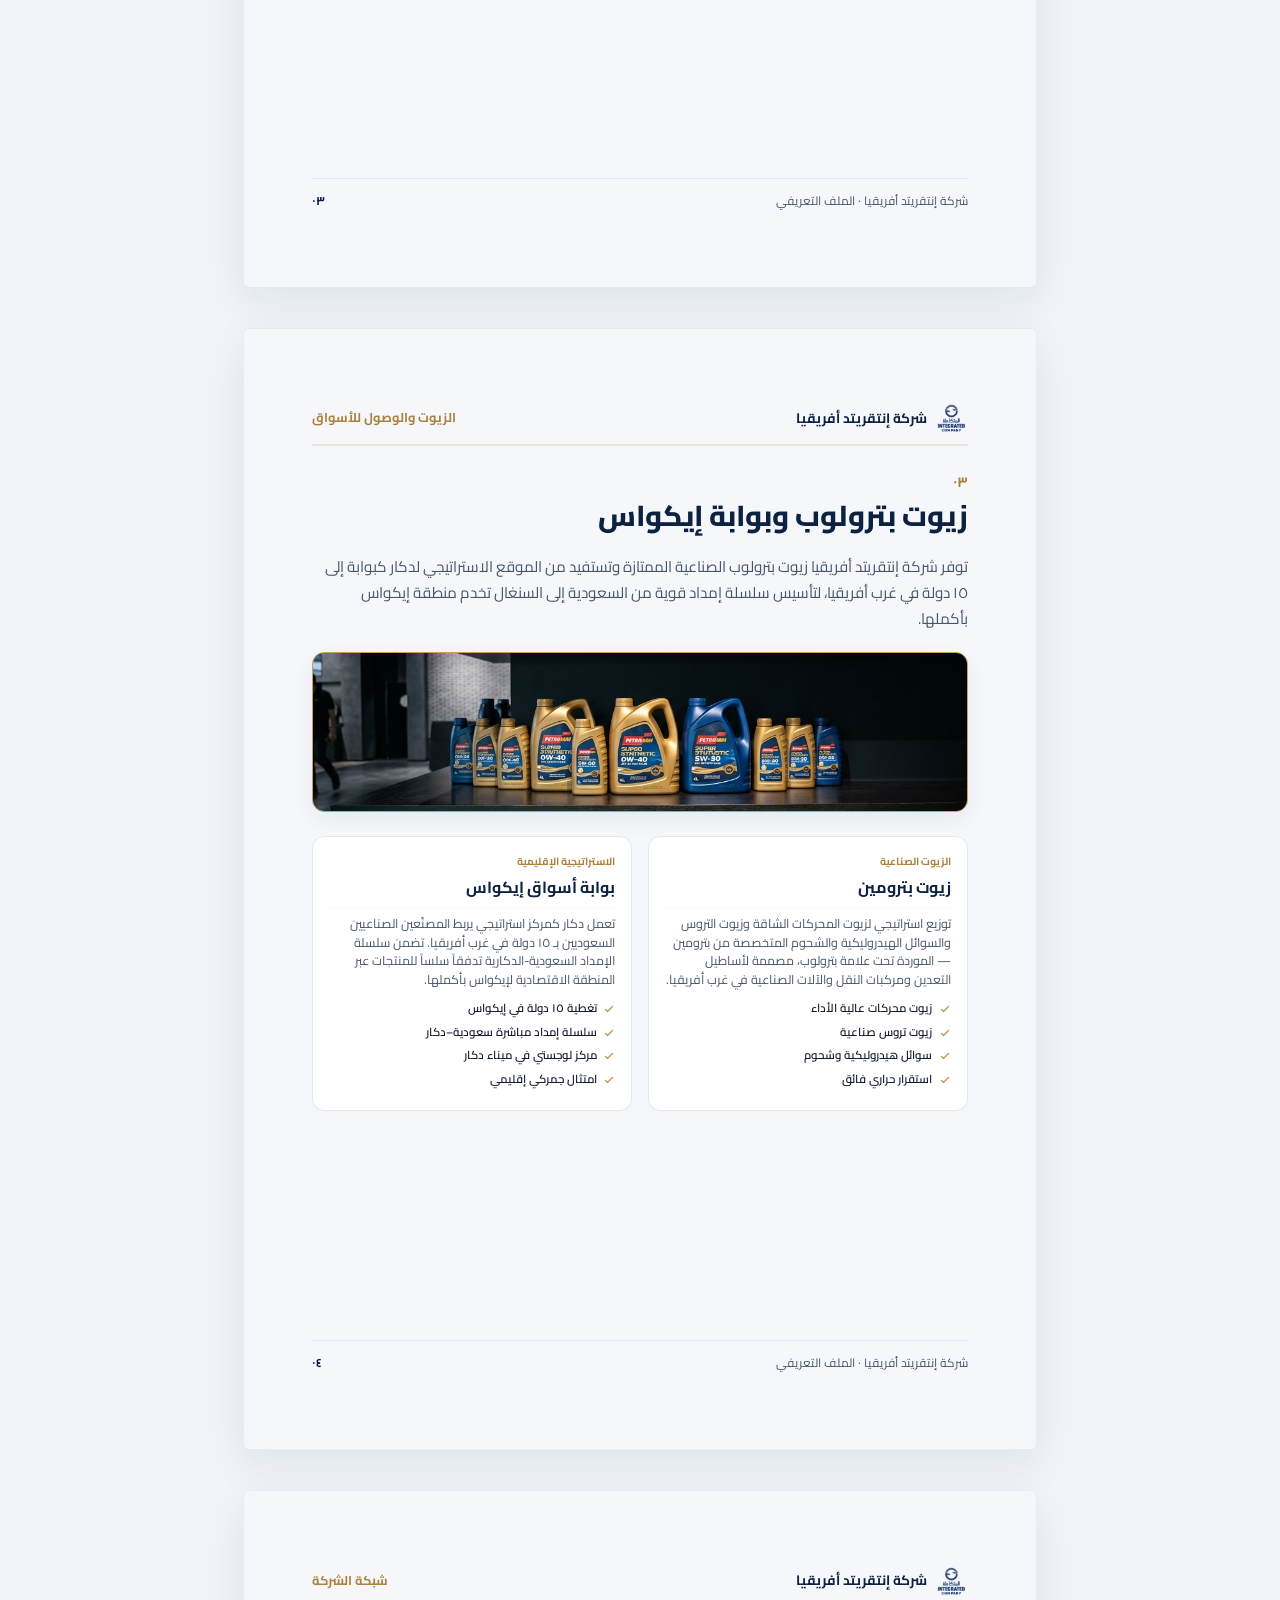
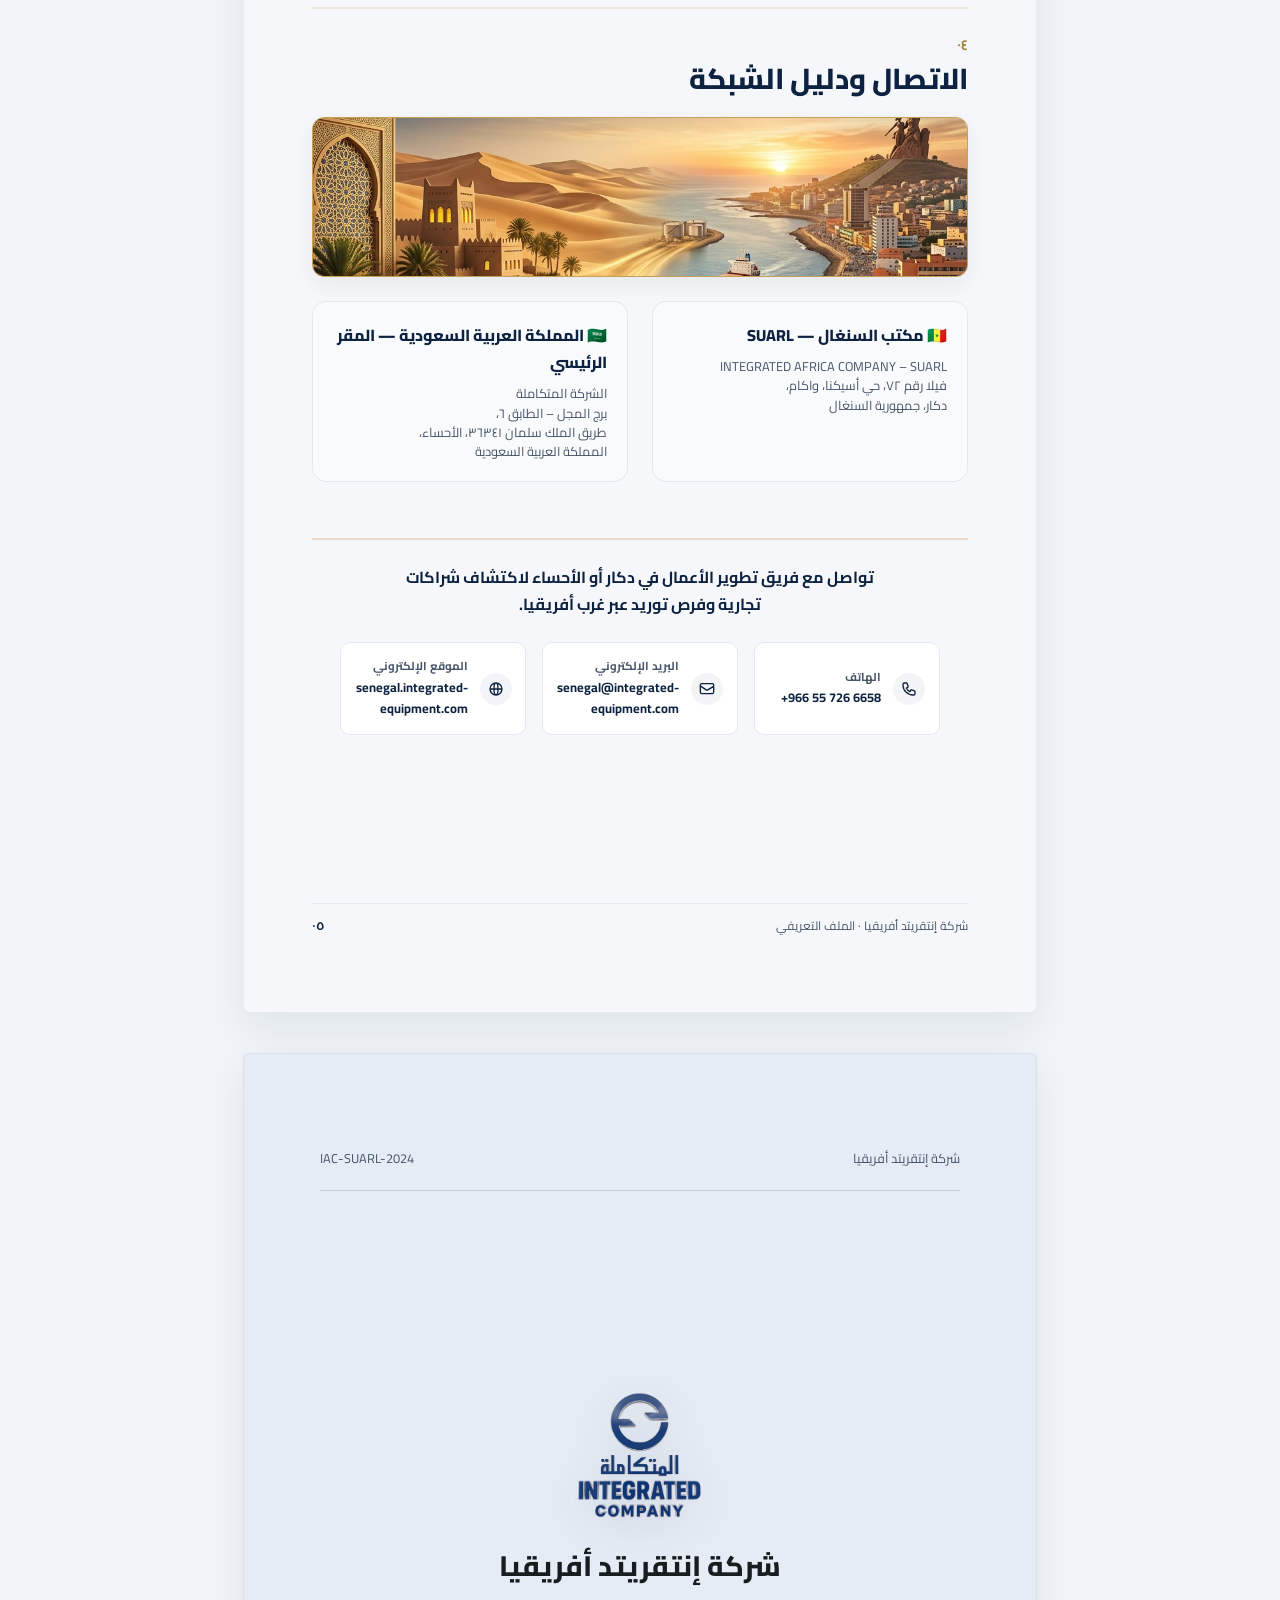
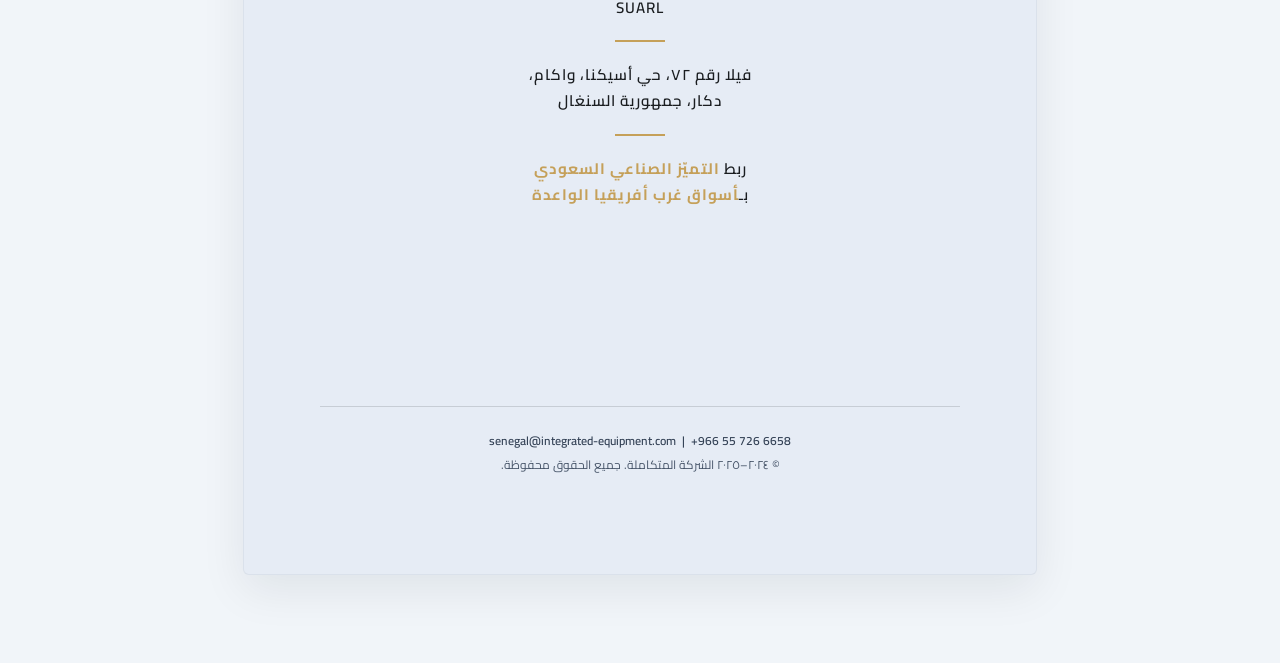
<file: Profile_Senegal_Ar.html>
<!DOCTYPE html>
<html lang="ar" dir="rtl">
<head>
  <meta charset="UTF-8">
  <meta name="viewport" content="width=device-width, initial-scale=1.0">
  <title>الملف التعريفي - شركة إنتقريتد أفريقيا SUARL</title>
  
  <!-- Premium Fonts -->
  <link rel="preconnect" href="https://fonts.googleapis.com">
  <link rel="preconnect" href="https://fonts.gstatic.com" crossorigin>
  <link href="https://fonts.googleapis.com/css2?family=Cairo:wght@300;400;600;700;800&family=Outfit:wght@300;400;500;600;700;800&family=Inter:wght@300;400;500;600;700&display=swap" rel="stylesheet">
  
  <style>
    /* ==================== CORE DESIGN SYSTEM & VARIABLES ==================== */
    :root {
      --color-primary: #0c2240;
      --color-primary-light: #193d77;
      --color-accent-gold: #c5a059;
      --color-accent-gold-dark: #a9833f;
      --color-accent-gold-light: #e2c084;
      --color-text-dark: #0f172a;
      --color-text-muted: #475569;
      --color-bg-light: #f8fafc;
      --color-border: #e2e8f0;
      
      --font-en: 'Outfit', 'Inter', sans-serif;
      --font-ar: 'Cairo', sans-serif;
      
      --transition-fluid: all 0.4s cubic-bezier(0.16, 1, 0.3, 1);
    }

    /* Reset */
    *, *::before, *::after {
      box-sizing: border-box;
      margin: 0;
      padding: 0;
    }

    body {
      background: #f1f5f9;
      color: var(--color-text-dark);
      font-family: var(--font-ar);
      line-height: 1.7;
      -webkit-font-smoothing: antialiased;
      padding-top: 0;
      direction: rtl;
    }

    /* ==================== A4 BOOKLET PREVIEW LAYOUT ==================== */
    .profile-document {
      max-width: 210mm;
      margin: 0 auto;
      padding-bottom: 3rem;
    }

    .page-container {
      width: 210mm;
      height: 297mm;
      background: #f5f7fa;
      margin: 2.5rem auto;
      box-shadow: 0 15px 45px rgba(15, 23, 42, 0.08);
      border-radius: 6px;
      border: 1px solid rgba(15, 23, 42, 0.05);
      position: relative;
      box-sizing: border-box;
      padding: 20mm 18mm;
      overflow: hidden;
      display: flex;
      flex-direction: column;
      justify-content: space-between;
    }

    .page-header {
      display: flex;
      justify-content: space-between;
      align-items: center;
      border-bottom: 2px solid rgba(197, 160, 89, 0.2);
      padding-bottom: 0.75rem;
      margin-bottom: 1.5rem;
    }

    .header-logo {
      display: flex;
      align-items: center;
      gap: 0.5rem;
    }

    .header-logo img {
      height: 28px;
      width: auto;
    }

    .header-logo span {
      font-weight: 700;
      color: var(--color-primary);
      font-size: 0.85rem;
      letter-spacing: 0;
    }

    .header-section-name {
      font-size: 0.8rem;
      font-weight: 700;
      color: var(--color-accent-gold-dark);
      text-transform: uppercase;
      letter-spacing: 0;
    }

    .page-footer {
      display: flex;
      justify-content: space-between;
      align-items: center;
      border-top: 1px solid var(--color-border);
      padding-top: 0.75rem;
      font-size: 0.75rem;
      color: var(--color-text-muted);
      margin-top: auto;
    }

    .footer-page-number {
      font-weight: 700;
      color: var(--color-primary);
    }

    /* ==================== PAGE 1: FRONT COVER ==================== */
    .cover-page {
      background: #E6ECF5;
      padding: 0;
      color: #1A1D20;
      justify-content: center;
      align-items: center;
      position: relative;
    }

    .cover-top-accent {
      display: none;
    }

    .cover-gold-highlight {
      color: #c5a059;
      font-weight: 700;
    }

    .cover-body {
      width: 100%;
      height: 100%;
      padding: 25mm 20mm;
      display: flex;
      flex-direction: column;
      justify-content: space-between;
      align-items: center;
      position: relative;
      overflow: hidden;
    }

    .cover-body::before {
      content: '';
      position: absolute;
      width: 150%;
      height: 100px;
      background: linear-gradient(90deg, transparent, rgba(197, 160, 89, 0.22), transparent);
      top: 35%;
      right: -25%;
      transform: rotate(35deg);
      pointer-events: none;
    }

    .cover-body::after {
      content: '';
      position: absolute;
      width: 150%;
      height: 60px;
      background: linear-gradient(90deg, transparent, rgba(12, 34, 64, 0.09), transparent);
      bottom: 25%;
      left: -25%;
      transform: rotate(-25deg);
      pointer-events: none;
    }

    .cover-gears-decor {
      position: absolute;
      top: -40px;
      left: -40px;
      width: 380px;
      height: 380px;
      opacity: 0.04;
      color: #1A1D20;
      pointer-events: none;
      z-index: 1;
    }

    .cover-badge-top {
      border: 1px solid var(--color-accent-gold);
      background: rgba(197, 160, 89, 0.08);
      padding: 0.4rem 1.25rem;
      border-radius: 50px;
      font-size: 0.8rem;
      font-weight: 700;
      color: var(--color-accent-gold-dark);
      text-transform: uppercase;
      letter-spacing: 0;
      text-align: center;
      box-shadow: 0 4px 12px rgba(12, 34, 64, 0.04);
      z-index: 10;
    }

    .cover-center {
      text-align: center;
      z-index: 10;
      margin: auto 0;
    }

    .cover-logo-box {
      margin-bottom: 2.5rem;
      display: inline-block;
    }

    .cover-logo-box img {
      height: 185px;
      width: auto;
      filter: drop-shadow(0 12px 30px rgba(12, 34, 64, 0.15));
      display: block;
    }

    .cover-title-brand {
      font-size: 2.8rem;
      font-weight: 800;
      color: #1A1D20;
      margin-bottom: 0.5rem;
      letter-spacing: 0;
    }

    .cover-divider {
      width: 80px;
      height: 4px;
      background: linear-gradient(90deg, var(--color-accent-gold-dark), var(--color-accent-gold));
      margin: 1.25rem auto;
      border-radius: 2px;
    }

    .cover-subtitle {
      font-size: 1.5rem;
      font-weight: 600;
      color: #1A1D20;
      text-transform: uppercase;
      letter-spacing: 1px;
      margin-bottom: 1.25rem;
    }

    .cover-tagline {
      font-size: 1rem;
      color: #1A1D20;
      max-width: 520px;
      margin: 0 auto;
      line-height: 1.8;
      font-weight: 400;
    }

    .cover-bottom {
      width: 100%;
      display: flex;
      justify-content: space-between;
      align-items: flex-end;
      border-top: 1px solid rgba(26, 29, 32, 0.15);
      padding-top: 1.5rem;
      font-size: 0.8rem;
      color: #475569;
      z-index: 10;
    }

    .cover-meta {
      text-align: right;
      line-height: 1.5;
    }

    .cover-meta-right {
      text-align: left;
      line-height: 1.5;
    }

    .cover-meta-val {
      font-weight: 700;
      color: #1A1D20;
    }

    /* ==================== CONTENT LAYOUT ELEMENTS ==================== */
    .section-title-block {
      margin-bottom: 1.25rem;
    }

    .section-num {
      font-size: 0.9rem;
      font-weight: 700;
      color: var(--color-accent-gold-dark);
      text-transform: uppercase;
      letter-spacing: 0;
      display: block;
      margin-bottom: 0.15rem;
    }

    .section-main-title {
      font-size: 1.8rem;
      font-weight: 800;
      color: var(--color-primary);
      line-height: 1.3;
    }

    .intro-paragraph {
      font-size: 0.95rem;
      color: var(--color-text-muted);
      line-height: 1.7;
      margin-bottom: 1.25rem;
    }

    .profile-photo-container {
      width: 100%;
      height: 160px;
      border-radius: 12px;
      overflow: hidden;
      border: 1px solid var(--color-accent-gold);
      box-shadow: 0 8px 25px rgba(15, 23, 42, 0.06);
      margin-bottom: 1.5rem;
      position: relative;
    }

    .profile-photo-container img {
      width: 100%;
      height: 100%;
      object-fit: cover;
      display: block;
    }

    .two-col-layout {
      display: grid;
      grid-template-columns: 1fr 1fr;
      gap: 2rem;
    }

    .stats-row {
      display: grid;
      grid-template-columns: repeat(4, 1fr);
      gap: 1rem;
      margin-bottom: 1.5rem;
    }

    .stat-card {
      background: var(--color-bg-light);
      border: 1px solid var(--color-border);
      border-radius: 12px;
      padding: 1.1rem 0.85rem;
      text-align: center;
    }

    .stat-val {
      font-size: 2rem;
      font-weight: 800;
      color: var(--color-primary-light);
      line-height: 1.2;
      margin-bottom: 0.2rem;
    }

    .stat-txt {
      font-size: 0.72rem;
      font-weight: 700;
      text-transform: uppercase;
      color: var(--color-text-muted);
      letter-spacing: 0;
    }

    .pillars-block h4 {
      font-size: 1.05rem;
      font-weight: 800;
      color: var(--color-primary);
      margin-bottom: 0.85rem;
      border-bottom: 1px solid var(--color-border);
      padding-bottom: 0.4rem;
    }

    .pillars-list {
      list-style: none;
    }

    .pillars-list li {
      display: flex;
      align-items: flex-start;
      gap: 0.75rem;
      margin-bottom: 0.75rem;
    }

    .pillars-list li svg {
      color: var(--color-accent-gold-dark);
      flex-shrink: 0;
      margin-top: 0.15rem;
    }

    .pillar-details h5 {
      font-size: 0.9rem;
      font-weight: 700;
      color: var(--color-text-dark);
      margin-bottom: 0.1rem;
    }

    .pillar-details p {
      font-size: 0.78rem;
      color: var(--color-text-muted);
      line-height: 1.5;
    }

    /* ==================== SUPPLY GRID ==================== */
    .supply-grid {
      display: grid;
      grid-template-columns: 1fr 1fr;
      gap: 1rem;
    }

    .supply-card {
      border: 1px solid var(--color-border);
      border-radius: 12px;
      padding: 1rem;
      background: white;
      box-shadow: 0 4px 15px rgba(0, 0, 0, 0.01);
    }

    .supply-tag {
      font-size: 0.65rem;
      font-weight: 700;
      text-transform: uppercase;
      color: var(--color-accent-gold-dark);
      letter-spacing: 0;
      display: block;
      margin-bottom: 0.2rem;
    }

    .supply-card h4 {
      font-size: 1rem;
      font-weight: 700;
      color: var(--color-primary);
      margin-bottom: 0.4rem;
      border-bottom: 1px solid var(--color-bg-light);
      padding-bottom: 0.4rem;
    }

    .supply-card p {
      font-size: 0.78rem;
      color: var(--color-text-muted);
      line-height: 1.5;
      margin-bottom: 0.6rem;
    }

    .supply-features {
      list-style: none;
    }

    .supply-features li {
      display: flex;
      align-items: center;
      gap: 0.4rem;
      font-size: 0.72rem;
      font-weight: 600;
      color: var(--color-text-dark);
      margin-bottom: 0.25rem;
    }

    .supply-features li svg {
      color: var(--color-accent-gold);
    }

    .supply-card-photo {
      width: 100%;
      height: 110px;
      border-radius: 8px;
      overflow: hidden;
      margin-bottom: 0.6rem;
      border: 1px solid var(--color-border);
    }
    .supply-card-photo img {
      width: 100%;
      height: 100%;
      object-fit: cover;
    }

    /* ==================== NETWORK & DIRECTORY ==================== */
    .network-container {
      display: grid;
      grid-template-columns: 1fr 1fr;
      gap: 1.5rem;
      margin-bottom: 2rem;
    }

    .network-card {
      border: 1px solid var(--color-border);
      border-radius: 14px;
      padding: 1.25rem;
      background: var(--color-bg-light);
    }

    .network-card h4 {
      font-size: 1rem;
      font-weight: 800;
      color: var(--color-primary);
      margin-bottom: 0.5rem;
    }

    .network-card p {
      font-size: 0.8rem;
      color: var(--color-text-muted);
      line-height: 1.5;
    }

    .closing-block {
      border-top: 2px solid rgba(197, 160, 89, 0.3);
      padding-top: 1.5rem;
      text-align: center;
      margin-top: 1.5rem;
    }

    .closing-text {
      font-size: 1rem;
      font-weight: 700;
      color: var(--color-primary);
      max-width: 480px;
      margin: 0 auto 1.5rem auto;
      line-height: 1.7;
    }

    .direct-channels-row {
      display: grid;
      grid-template-columns: 1fr 1fr 1fr;
      gap: 1rem;
      max-width: 600px;
      margin: 0 auto;
    }

    .direct-chan-item {
      background: white;
      border: 1px solid var(--color-border);
      padding: 0.85rem;
      border-radius: 10px;
      display: flex;
      align-items: center;
      gap: 0.75rem;
    }

    .direct-chan-icon {
      width: 32px;
      height: 32px;
      background: rgba(12, 34, 64, 0.05);
      border-radius: 50%;
      display: flex;
      align-items: center;
      justify-content: center;
      color: var(--color-primary);
      flex-shrink: 0;
    }

    .direct-chan-info {
      text-align: right;
    }

    .direct-chan-info h5 {
      font-size: 0.72rem;
      color: var(--color-text-muted);
      text-transform: uppercase;
      letter-spacing: 0;
    }

    .direct-chan-info p {
      font-size: 0.8rem;
      font-weight: 700;
      color: var(--color-primary);
    }

    .direct-chan-info a {
      color: inherit;
      text-decoration: none;
    }

    /* Back Cover */
    .back-cover-page {
      background: #E6ECF5;
      padding: 0;
      color: #1A1D20;
      justify-content: center;
      align-items: center;
      position: relative;
    }

    .back-cover-body {
      width: 100%;
      height: 100%;
      padding: 25mm 20mm;
      display: flex;
      flex-direction: column;
      justify-content: space-between;
      align-items: center;
      text-align: center;
      position: relative;
      overflow: hidden;
    }

    .back-top {
      width: 100%;
      display: flex;
      justify-content: space-between;
      border-bottom: 1px solid rgba(26, 29, 32, 0.15);
      padding-bottom: 1.25rem;
      font-size: 0.8rem;
      color: #475569;
      z-index: 10;
    }

    .back-center {
      margin: auto 0;
      z-index: 10;
      display: flex;
      flex-direction: column;
      align-items: center;
    }

    .back-logo-box {
      margin-bottom: 1.5rem;
    }

    .back-logo-box img {
      height: 130px;
      width: auto;
      filter: drop-shadow(0 10px 25px rgba(12, 34, 64, 0.12));
      display: block;
      margin: 0 auto;
    }

    .back-center h3 {
      font-size: 1.75rem;
      font-weight: 800;
      color: #1A1D20;
      margin-bottom: 0.25rem;
    }

    .back-center p {
      font-size: 0.95rem;
      color: #1A1D20;
      font-weight: 600;
      text-transform: uppercase;
      letter-spacing: 1px;
    }

    .back-seal {
      width: 50px;
      height: 2px;
      background: var(--color-accent-gold);
      margin: 1.25rem auto;
    }

    .back-meta-text {
      font-size: 0.85rem;
      color: #1A1D20;
      max-width: 380px;
      line-height: 1.7;
      margin: 0 auto;
      text-transform: uppercase;
      letter-spacing: 0;
      font-weight: 500;
    }

    .back-bottom {
      font-size: 0.75rem;
      color: #475569;
      width: 100%;
      border-top: 1px solid rgba(26, 29, 32, 0.15);
      padding-top: 1.25rem;
      z-index: 10;
      text-align: center;
    }

    .back-bottom p {
      margin: 0.25rem 0;
    }

    .back-bottom p:first-child {
      font-weight: 600;
      color: #334155;
    }

    .values-block {
      margin-top: 1.5rem;
      border-top: 1px solid var(--color-border);
      padding-top: 1rem;
    }
    .values-block h4 {
      font-size: 1.05rem;
      font-weight: 800;
      color: var(--color-primary);
      margin-bottom: 0.85rem;
      border-bottom: 1px solid var(--color-border);
      padding-bottom: 0.4rem;
    }
    .values-row {
      display: grid;
      grid-template-columns: repeat(3, 1fr);
      gap: 1rem;
    }
    .value-card {
      background: white;
      border: 1px solid var(--color-border);
      border-radius: 10px;
      padding: 0.75rem;
      text-align: center;
      box-shadow: 0 4px 10px rgba(0, 0, 0, 0.01);
    }
    .value-card h5 {
      font-size: 0.8rem;
      font-weight: 800;
      color: var(--color-primary);
      margin-bottom: 0.25rem;
    }
    .value-card p {
      font-size: 0.68rem;
      color: var(--color-text-muted);
      line-height: 1.4;
    }

    /* ==================== PRINT STYLES ==================== */
    @media print {
      @page {
        size: A4 portrait;
        margin: 0;
      }

      body {
        background: white !important;
        color: #000000 !important;
        padding-top: 0 !important;
      }

      .profile-document {
        max-width: 100% !important;
        padding-bottom: 0 !important;
      }

      .page-container {
        margin: 0 !important;
        box-shadow: none !important;
        border-radius: 0 !important;
        border: none !important;
        page-break-after: always !important;
        break-after: page !important;
        width: 210mm !important;
        height: 297mm !important;
        padding: 20mm 18mm !important;
        overflow: hidden !important;
        background: #f5f7fa !important;
        -webkit-print-color-adjust: exact !important;
        print-color-adjust: exact !important;
      }

      .cover-page, .back-cover-page {
        background: #E6ECF5 !important;
        color: #1A1D20 !important;
        padding: 0 !important;
      }

      .cover-page *, .back-cover-page * {
        color: inherit !important;
      }

      .cover-title-brand, .back-center h3 {
        color: #1A1D20 !important;
      }

      .cover-subtitle, .back-center p {
        color: #1A1D20 !important;
      }

      .cover-tagline, .back-meta-text {
        color: #1A1D20 !important;
      }

      .cover-badge-top {
        color: var(--color-accent-gold-dark) !important;
        border-color: var(--color-accent-gold) !important;
        background: rgba(197, 160, 89, 0.08) !important;
      }

      .cover-bottom, .back-top, .back-bottom {
        color: #475569 !important;
        border-color: rgba(26, 29, 32, 0.15) !important;
      }

      .cover-meta-val {
        color: #1A1D20 !important;
      }

      .cover-body::before, .cover-body::after {
        opacity: 1 !important;
      }

      .cover-logo-box img, .back-logo-box img {
        filter: drop-shadow(0 12px 30px rgba(12, 34, 64, 0.15)) !important;
      }

      .cover-gears-decor {
        opacity: 0.05 !important;
        color: #1A1D20 !important;
      }
    }
  </style>
</head>
<body>

  <div class="profile-document">
    
    <!-- الصفحة 1: الغلاف الأمامي -->
    <div class="page-container cover-page">

      <div class="cover-body">
        <div class="cover-gears-decor" aria-hidden="true">
          <svg viewBox="0 0 100 100" xmlns="http://www.w3.org/2000/svg" fill="none" stroke="currentColor" stroke-width="1.2">
            <g transform="translate(80, 20)">
              <circle cx="0" cy="0" r="18" stroke-dasharray="2,2" />
              <circle cx="0" cy="0" r="22" />
              <circle cx="0" cy="0" r="12" />
              <path d="M -3,-24 L 3,-24 L 5,-21 L -5,-21 Z" fill="currentColor" opacity="0.3" />
              <path d="M -3,24 L 3,24 L 5,21 L -5,21 Z" fill="currentColor" opacity="0.3" />
              <path d="M -24,-3 L -24,3 L -21,5 L -21,-5 Z" fill="currentColor" opacity="0.3" />
              <path d="M 24,-3 L 24,3 L 21,5 L 21,-5 Z" fill="currentColor" opacity="0.3" />
              <path d="M -15,-19 L -11,-15 L -8,-17 L -12,-21 Z" fill="currentColor" opacity="0.3" />
              <path d="M 15,19 L 11,15 L 8,17 L 12,21 Z" fill="currentColor" opacity="0.3" />
              <path d="M -19,15 L -15,11 L -17,8 L -21,12 Z" fill="currentColor" opacity="0.3" />
              <path d="M 19,-15 L 15,-11 L 17,-8 L 21,-12 Z" fill="currentColor" opacity="0.3" />
              <path d="M-12 0 h24 M0 -12 v24" />
              <circle cx="0" cy="0" r="4" fill="currentColor" />
            </g>
            <g transform="translate(95, 42)">
              <circle cx="0" cy="0" r="10" />
              <circle cx="0" cy="0" r="6" />
              <path d="M -2,-11.5 L 2,-11.5 L 3,-10 L -3,-10 Z" fill="currentColor" opacity="0.3" />
              <path d="M -2,11.5 L 2,11.5 L 3,10 L -3,10 Z" fill="currentColor" opacity="0.3" />
              <path d="M -11.5,-2 L -11.5,2 L -10,3 L -10,-3 Z" fill="currentColor" opacity="0.3" />
              <path d="M 11.5,-2 L 11.5,2 L 10,3 L 10,-3 Z" fill="currentColor" opacity="0.3" />
              <path d="M-6 0 h12 M0 -6 v12" />
            </g>
            <g transform="translate(54, 8)">
              <circle cx="0" cy="0" r="8" stroke-dasharray="1,1" />
              <circle cx="0" cy="0" r="10" />
              <path d="M -1.5,-11 L 1.5,-11 L 2,-9.5 L -2,-9.5 Z" fill="currentColor" opacity="0.3" />
              <path d="M -1.5,11 L 1.5,11 L 2,9.5 L -2,9.5 Z" fill="currentColor" opacity="0.3" />
              <circle cx="0" cy="0" r="3" />
            </g>
            <path d="M 54 8 L 80 20 L 95 42" opacity="0.4" />
            <circle cx="67" cy="14" r="1.5" fill="currentColor" />
            <circle cx="87" cy="31" r="1.5" fill="currentColor" />
          </svg>
        </div>

        <span class="cover-badge-top">الملف التعريفي للشركة ٢٠٢٤–٢٠٢٥</span>
        
        <div class="cover-center">
          <div class="cover-logo-box">
            <img src="logo_nobg.png" alt="شعار شركة إنتقريتد أفريقيا">
          </div>
          <h1 class="cover-title-brand">شركة إنتقريتد أفريقيا</h1>
          <div class="cover-divider"></div>
          <h2 class="cover-subtitle">SUARL — دكار، السنغال</h2>
          <p class="cover-tagline">ربط <span class="cover-gold-highlight">التميّز الصناعي السعودي</span> بـ<span class="cover-gold-highlight">أسواق غرب أفريقيا الواعدة</span></p>
        </div>
        
        <div class="cover-bottom">
          <div class="cover-meta">
            <p>التأسيس</p>
            <p class="cover-meta-val">٢٠٢٤ · دكار، السنغال</p>
          </div>
          <div class="cover-meta-right">
            <p>القطاعات الرئيسية</p>
            <p class="cover-meta-val">البتروكيماويات · المغذيات الزراعية · الزيوت</p>
          </div>
        </div>
      </div>
    </div>
    
    <!-- الصفحة 2: الملخص التنفيذي -->
    <div class="page-container">
      <header class="page-header">
        <div class="header-logo">
          <img src="logo_nobg.png" alt="الشعار">
          <span>شركة إنتقريتد أفريقيا</span>
        </div>
        <span class="header-section-name">نظرة عامة على الشركة</span>
      </header>
      
      <div class="section-title-block">
        <span class="section-num">٠١</span>
        <h2 class="section-main-title">الملخص التنفيذي</h2>
      </div>
      
      <div class="profile-photo-container">
        <img src="hero_bg.png" alt="عمليات شركة إنتقريتد أفريقيا">
      </div>
      
      <p class="intro-paragraph">
        شركة إنتقريتد أفريقيا – SUARL هي الفرع الغرب أفريقي لشركة إنتقريتد (المملكة العربية السعودية)، تأسست في دكار، السنغال لتكون منصة توزيع استراتيجية للمنتجات الصناعية السعودية المتميزة عبر منطقة إيكواس. نحن متخصصون في التوريد المعتمد لبوليمرات سابك البتروكيماوية، وأسمدة سابك الزراعية، وزيوت بترولوب الممتازة — ربط المصنّعين السعوديين من الطراز العالمي بأسواق أفريقيا الأسرع نمواً.
      </p>
      
      <div class="stats-row">
        <div class="stat-card">
          <p class="stat-val">+١٥</p>
          <p class="stat-txt">سنة خبرة</p>
        </div>
        <div class="stat-card">
          <p class="stat-val">+٥</p>
          <p class="stat-txt">دولة مخدومة</p>
        </div>
        <div class="stat-card">
          <p class="stat-val">+٢٠</p>
          <p class="stat-txt">خط منتجات</p>
        </div>
        <div class="stat-card">
          <p class="stat-val">إيكواس</p>
          <p class="stat-txt">وصول للأسواق</p>
        </div>
      </div>
      
      <div class="pillars-block">
        <h4>الركائز الاستراتيجية للأعمال</h4>
        <ul class="pillars-list">
          <li>
            <svg xmlns="http://www.w3.org/2000/svg" width="18" height="18" fill="none" viewBox="0 0 24 24" stroke="currentColor" stroke-width="2.5"><path stroke-linecap="round" stroke-linejoin="round" d="M9 12l2 2 4-4M7.835 4.697a3.42 3.42 0 001.946-.806 3.42 3.42 0 014.438 0 3.42 3.42 0 001.946.806 3.42 3.42 0 013.138 3.138 3.42 3.42 0 00.806 1.946 3.42 3.42 0 010 4.438 3.42 3.42 0 00-.806 1.946 3.42 3.42 0 01-3.138 3.138 3.42 3.42 0 00-1.946.806 3.42 3.42 0 01-4.438 0 3.42 3.42 0 00-1.946-.806 3.42 3.42 0 01-3.138-3.138 3.42 3.42 0 00-.806-1.946 3.42 3.42 0 010-4.438 3.42 3.42 0 00.806-1.946 3.42 3.42 0 013.138-3.138z"/></svg>
            <div class="pillar-details">
              <h5>موزّع معتمد لسابك</h5>
              <p>توزيع مؤسسي معتمد لبوليمرات سابك (بولي إيثيلين عالي الكثافة، بولي بروبيلين) والمغذيات الزراعية (يوريا، أسمدة NPK) في السنغال ومنطقة إيكواس.</p>
            </div>
          </li>
          <li>
            <svg xmlns="http://www.w3.org/2000/svg" width="18" height="18" fill="none" viewBox="0 0 24 24" stroke="currentColor" stroke-width="2.5"><path stroke-linecap="round" stroke-linejoin="round" d="M19.428 15.428a2 2 0 00-1.022-.547l-2.387-.477a6 6 0 00-3.86.517l-.318.158a6 6 0 01-3.86.517L6.05 15.21a2 2 0 00-1.806.547M8 4h8l-1 1v5.172a2 2 0 00.586 1.414l5 5c1.26 1.26.367 3.414-1.415 3.414H4.828c-1.782 0-2.674-2.154-1.414-3.414l5-5A2 2 0 009 9.172V5L8 4z"/></svg>
            <div class="pillar-details">
              <h5>جودة سعودية فاخرة</h5>
              <p>سلاسل إمداد مباشرة ومعتمدة من المصانع السعودية الكبرى، تضمن أصالة المنتجات ومعايير الجودة الصناعية العالمية.</p>
            </div>
          </li>
          <li>
            <svg xmlns="http://www.w3.org/2000/svg" width="18" height="18" fill="none" viewBox="0 0 24 24" stroke="currentColor" stroke-width="2.5"><path stroke-linecap="round" stroke-linejoin="round" d="M21 12a9 9 0 01-9 9m9-9a9 9 0 00-9-9m9 9H3m9 9a9 9 0 01-9-9m9 9c1.657 0 3-4.03 3-9s-1.343-9-3-9m0 18c-1.657 0-3-4.03-3-9s1.343-9 3-9m-9 9a9 9 0 019-9"/></svg>
            <div class="pillar-details">
              <h5>بوابة أسواق إيكواس</h5>
              <p>عمليات استراتيجية من دكار توفر وصولاً سلساً إلى ١٥ دولة في غرب أفريقيا عبر ممرات لوجستية سعودية-سنغالية راسخة.</p>
            </div>
          </li>
        </ul>
      </div>

      <div class="values-block">
        <h4>القيم التشغيلية الأساسية</h4>
        <div class="values-row">
          <div class="value-card">
            <h5>أمان سلسلة التوريد</h5>
            <p>لوجستيات مباشرة من المصنع إلى السوق تضمن أصالة المنتجات.</p>
          </div>
          <div class="value-card">
            <h5>خبرة إقليمية</h5>
            <p>فهم عميق للديناميكيات التنظيمية والتجارية في غرب أفريقيا.</p>
          </div>
          <div class="value-card">
            <h5>تميّز في الشراكات</h5>
            <p>تحالفات استراتيجية طويلة الأمد مع مصنّعين سعوديين من الطراز العالمي.</p>
          </div>
        </div>
      </div>
      
      <footer class="page-footer">
        <span>شركة إنتقريتد أفريقيا · الملف التعريفي</span>
        <span class="footer-page-number">٠٢</span>
      </footer>
    </div>
    
    <!-- الصفحة 3: المنتجات — بوليمرات سابك والمغذيات الزراعية -->
    <div class="page-container">
      <header class="page-header">
        <div class="header-logo">
          <img src="logo_nobg.png" alt="الشعار">
          <span>شركة إنتقريتد أفريقيا</span>
        </div>
        <span class="header-section-name">محفظة المنتجات</span>
      </header>
      
      <div class="section-title-block">
        <span class="section-num">٠٢</span>
        <h2 class="section-main-title">بوليمرات سابك والمغذيات الزراعية</h2>
      </div>
      
      <p class="intro-paragraph">
        بصفتنا موزعاً معتمداً لسابك، توفر شركة إنتقريتد أفريقيا بوليمرات بتروكيماوية ممتازة وأسمدة زراعية لقطاعات التصنيع والتعبئة والزراعة في السنغال — دعماً للنمو الصناعي الإقليمي بمنتجات سعودية من الدرجة الأولى.
      </p>
      
      <div class="profile-photo-container">
        <img src="sabic_polymers.png" alt="بوليمرات ومنتجات سابك">
      </div>
      
      <div class="supply-grid">
        <div class="supply-card">
          <span class="supply-tag">البتروكيماويات</span>
          <h4>بوليمرات سابك</h4>
          <p>توزيع معتمد لبولي إيثيلين عالي الكثافة (HDPE F00952) وبولي بروبيلين (PP 500GA) من سابك، الأساسية للتعبئة وأنابيب المياه والأفلام الزراعية وقوالب الحقن في غرب أفريقيا.</p>
          <ul class="supply-features">
            <li><svg xmlns="http://www.w3.org/2000/svg" width="12" height="12" fill="none" viewBox="0 0 24 24" stroke="currentColor" stroke-width="3"><path stroke-linecap="round" stroke-linejoin="round" d="M5 13l4 4L19 7"/></svg><span>HDPE F00952 — درجة النفخ</span></li>
            <li><svg xmlns="http://www.w3.org/2000/svg" width="12" height="12" fill="none" viewBox="0 0 24 24" stroke="currentColor" stroke-width="3"><path stroke-linecap="round" stroke-linejoin="round" d="M5 13l4 4L19 7"/></svg><span>PP 500GA — درجة البثق والأفلام</span></li>
            <li><svg xmlns="http://www.w3.org/2000/svg" width="12" height="12" fill="none" viewBox="0 0 24 24" stroke="currentColor" stroke-width="3"><path stroke-linecap="round" stroke-linejoin="round" d="M5 13l4 4L19 7"/></svg><span>مقاومة كيميائية عالية</span></li>
            <li><svg xmlns="http://www.w3.org/2000/svg" width="12" height="12" fill="none" viewBox="0 0 24 24" stroke="currentColor" stroke-width="3"><path stroke-linecap="round" stroke-linejoin="round" d="M5 13l4 4L19 7"/></svg><span>مقاومة شد متفوقة</span></li>
          </ul>
        </div>
        
        <div class="supply-card">
          <span class="supply-tag">الزراعة</span>
          <h4>مغذيات سابك الزراعية</h4>
          <p>توريد معتمد لليوريا الزراعية الممتازة والأسمدة المركبة NPK من سابك، المصممة خصيصاً لزيادة إنتاجية حقول الأرز والفول السوداني والبستنة في السنغال.</p>
          <ul class="supply-features">
            <li><svg xmlns="http://www.w3.org/2000/svg" width="12" height="12" fill="none" viewBox="0 0 24 24" stroke="currentColor" stroke-width="3"><path stroke-linecap="round" stroke-linejoin="round" d="M5 13l4 4L19 7"/></svg><span>يوريا حبيبية عالية النيتروجين (٤٦٪)</span></li>
            <li><svg xmlns="http://www.w3.org/2000/svg" width="12" height="12" fill="none" viewBox="0 0 24 24" stroke="currentColor" stroke-width="3"><path stroke-linecap="round" stroke-linejoin="round" d="M5 13l4 4L19 7"/></svg><span>أسمدة مركبة NPK</span></li>
            <li><svg xmlns="http://www.w3.org/2000/svg" width="12" height="12" fill="none" viewBox="0 0 24 24" stroke="currentColor" stroke-width="3"><path stroke-linecap="round" stroke-linejoin="round" d="M5 13l4 4L19 7"/></svg><span>إثراء مثالي للتربة</span></li>
            <li><svg xmlns="http://www.w3.org/2000/svg" width="12" height="12" fill="none" viewBox="0 0 24 24" stroke="currentColor" stroke-width="3"><path stroke-linecap="round" stroke-linejoin="round" d="M5 13l4 4L19 7"/></svg><span>تعظيم الإنتاجية الزراعية</span></li>
          </ul>
        </div>
      </div>
      
      <footer class="page-footer">
        <span>شركة إنتقريتد أفريقيا · الملف التعريفي</span>
        <span class="footer-page-number">٠٣</span>
      </footer>
    </div>
    
    <!-- الصفحة 4: المنتجات — زيوت بترولوب وبوابة إيكواس -->
    <div class="page-container">
      <header class="page-header">
        <div class="header-logo">
          <img src="logo_nobg.png" alt="الشعار">
          <span>شركة إنتقريتد أفريقيا</span>
        </div>
        <span class="header-section-name">الزيوت والوصول للأسواق</span>
      </header>
      
      <div class="section-title-block">
        <span class="section-num">٠٣</span>
        <h2 class="section-main-title">زيوت بترولوب وبوابة إيكواس</h2>
      </div>
      
      <p class="intro-paragraph">
        توفر شركة إنتقريتد أفريقيا زيوت بترولوب الصناعية الممتازة وتستفيد من الموقع الاستراتيجي لدكار كبوابة إلى ١٥ دولة في غرب أفريقيا، لتأسيس سلسلة إمداد قوية من السعودية إلى السنغال تخدم منطقة إيكواس بأكملها.
      </p>
      
      <div class="profile-photo-container">
        <img src="petromin_oils.png" alt="منتجات زيوت بترولوب">
      </div>
      
      <div class="supply-grid">
        <div class="supply-card">
          <span class="supply-tag">الزيوت الصناعية</span>
          <h4>زيوت بترومين</h4>
          <p>توزيع استراتيجي لزيوت المحركات الشاقة وزيوت التروس والسوائل الهيدروليكية والشحوم المتخصصة من بترومين — الموردة تحت علامة بترولوب، مصممة لأساطيل التعدين ومركبات النقل والآلات الصناعية في غرب أفريقيا.</p>
          <ul class="supply-features">
            <li><svg xmlns="http://www.w3.org/2000/svg" width="12" height="12" fill="none" viewBox="0 0 24 24" stroke="currentColor" stroke-width="3"><path stroke-linecap="round" stroke-linejoin="round" d="M5 13l4 4L19 7"/></svg><span>زيوت محركات عالية الأداء</span></li>
            <li><svg xmlns="http://www.w3.org/2000/svg" width="12" height="12" fill="none" viewBox="0 0 24 24" stroke="currentColor" stroke-width="3"><path stroke-linecap="round" stroke-linejoin="round" d="M5 13l4 4L19 7"/></svg><span>زيوت تروس صناعية</span></li>
            <li><svg xmlns="http://www.w3.org/2000/svg" width="12" height="12" fill="none" viewBox="0 0 24 24" stroke="currentColor" stroke-width="3"><path stroke-linecap="round" stroke-linejoin="round" d="M5 13l4 4L19 7"/></svg><span>سوائل هيدروليكية وشحوم</span></li>
            <li><svg xmlns="http://www.w3.org/2000/svg" width="12" height="12" fill="none" viewBox="0 0 24 24" stroke="currentColor" stroke-width="3"><path stroke-linecap="round" stroke-linejoin="round" d="M5 13l4 4L19 7"/></svg><span>استقرار حراري فائق</span></li>
          </ul>
        </div>
        
        <div class="supply-card">
          <span class="supply-tag">الاستراتيجية الإقليمية</span>
          <h4>بوابة أسواق إيكواس</h4>
          <p>تعمل دكار كمركز استراتيجي يربط المصنّعين الصناعيين السعوديين بـ ١٥ دولة في غرب أفريقيا. تضمن سلسلة الإمداد السعودية-الدكارية تدفقاً سلساً للمنتجات عبر المنطقة الاقتصادية لإيكواس بأكملها.</p>
          <ul class="supply-features">
            <li><svg xmlns="http://www.w3.org/2000/svg" width="12" height="12" fill="none" viewBox="0 0 24 24" stroke="currentColor" stroke-width="3"><path stroke-linecap="round" stroke-linejoin="round" d="M5 13l4 4L19 7"/></svg><span>تغطية ١٥ دولة في إيكواس</span></li>
            <li><svg xmlns="http://www.w3.org/2000/svg" width="12" height="12" fill="none" viewBox="0 0 24 24" stroke="currentColor" stroke-width="3"><path stroke-linecap="round" stroke-linejoin="round" d="M5 13l4 4L19 7"/></svg><span>سلسلة إمداد مباشرة سعودية–دكار</span></li>
            <li><svg xmlns="http://www.w3.org/2000/svg" width="12" height="12" fill="none" viewBox="0 0 24 24" stroke="currentColor" stroke-width="3"><path stroke-linecap="round" stroke-linejoin="round" d="M5 13l4 4L19 7"/></svg><span>مركز لوجستي في ميناء دكار</span></li>
            <li><svg xmlns="http://www.w3.org/2000/svg" width="12" height="12" fill="none" viewBox="0 0 24 24" stroke="currentColor" stroke-width="3"><path stroke-linecap="round" stroke-linejoin="round" d="M5 13l4 4L19 7"/></svg><span>امتثال جمركي إقليمي</span></li>
          </ul>
        </div>
      </div>
      
      <footer class="page-footer">
        <span>شركة إنتقريتد أفريقيا · الملف التعريفي</span>
        <span class="footer-page-number">٠٤</span>
      </footer>
    </div>
    
    <!-- الصفحة 5: الاتصال والشبكة -->
    <div class="page-container">
      <header class="page-header">
        <div class="header-logo">
          <img src="logo_nobg.png" alt="الشعار">
          <span>شركة إنتقريتد أفريقيا</span>
        </div>
        <span class="header-section-name">شبكة الشركة</span>
      </header>
      
      <div class="section-title-block">
        <span class="section-num">٠٤</span>
        <h2 class="section-main-title">الاتصال ودليل الشبكة</h2>
      </div>
      
      <div class="profile-photo-container">
        <img src="hero_bg.png" alt="عمليات دكار السنغال" style="object-position: center 30%;">
      </div>
      
      <div class="network-container">
        <div class="network-card">
          <h4>🇸🇳 مكتب السنغال — SUARL</h4>
          <p>INTEGRATED AFRICA COMPANY – SUARL<br>فيلا رقم ٧٢، حي أسيكنا، واكام،<br>دكار، جمهورية السنغال</p>
        </div>
        <div class="network-card">
          <h4>🇸🇦 المملكة العربية السعودية — المقر الرئيسي</h4>
          <p>الشركة المتكاملة<br>برج المجل – الطابق ٦،<br>طريق الملك سلمان ٣٦٣٤١، الأحساء،<br>المملكة العربية السعودية</p>
        </div>
      </div>
      
      <div class="closing-block">
        <p class="closing-text">تواصل مع فريق تطوير الأعمال في دكار أو الأحساء لاكتشاف شراكات تجارية وفرص توريد عبر غرب أفريقيا.</p>
        
        <div class="direct-channels-row">
          <div class="direct-chan-item">
            <div class="direct-chan-icon">
              <svg xmlns="http://www.w3.org/2000/svg" width="16" height="16" fill="none" viewBox="0 0 24 24" stroke="currentColor" stroke-width="2"><path stroke-linecap="round" stroke-linejoin="round" d="M3 5a2 2 0 012-2h3.28a1 1 0 01.948.684l1.498 4.493a1 1 0 01-.502 1.21l-2.257 1.13a11.042 11.042 0 005.516 5.516l1.13-2.257a1 1 0 011.21-.502l4.493 1.498a1 1 0 01.684.949V19a2 2 0 01-2 2h-1C9.716 21 3 14.284 3 6V5z"/></svg>
            </div>
            <div class="direct-chan-info">
              <h5>الهاتف</h5>
              <p dir="ltr"><a href="tel:+966557266658">+966 55 726 6658</a></p>
            </div>
          </div>
          <div class="direct-chan-item">
            <div class="direct-chan-icon">
              <svg xmlns="http://www.w3.org/2000/svg" width="16" height="16" fill="none" viewBox="0 0 24 24" stroke="currentColor" stroke-width="2"><path stroke-linecap="round" stroke-linejoin="round" d="M3 8l7.89 5.26a2 2 0 002.22 0L22 8m-2 11H4a2 2 0 01-2-2V6a2 2 0 012-2h16a2 2 0 012 2v11a2 2 0 01-2 2z"/></svg>
            </div>
            <div class="direct-chan-info">
              <h5>البريد الإلكتروني</h5>
              <p dir="ltr"><a href="mailto:senegal@integrated-equipment.com">senegal@integrated-equipment.com</a></p>
            </div>
          </div>
          <div class="direct-chan-item">
            <div class="direct-chan-icon">
              <svg xmlns="http://www.w3.org/2000/svg" width="16" height="16" fill="none" viewBox="0 0 24 24" stroke="currentColor" stroke-width="2"><path stroke-linecap="round" stroke-linejoin="round" d="M21 12a9 9 0 01-9 9m9-9a9 9 0 00-9-9m9 9H3m9 9a9 9 0 01-9-9m9 9c1.657 0 3-4.03 3-9s-1.343-9-3-9m0 18c-1.657 0-3-4.03-3-9s1.343-9 3-9m-9 9a9 9 0 019-9"/></svg>
            </div>
            <div class="direct-chan-info">
              <h5>الموقع الإلكتروني</h5>
              <p dir="ltr"><a href="https://senegal.integrated-equipment.com">senegal.integrated-equipment.com</a></p>
            </div>
          </div>
        </div>
      </div>
      
      <footer class="page-footer">
        <span>شركة إنتقريتد أفريقيا · الملف التعريفي</span>
        <span class="footer-page-number">٠٥</span>
      </footer>
    </div>
    
    <!-- الصفحة 6: الغلاف الخلفي -->
    <div class="page-container back-cover-page">
      <div class="back-cover-body">
        <div class="back-top">
          <span>شركة إنتقريتد أفريقيا</span>
          <span>IAC-SUARL-2024</span>
        </div>
        
        <div class="back-center">
          <div class="back-logo-box">
            <img src="logo_nobg.png" alt="شعار شركة إنتقريتد أفريقيا">
          </div>
          <h3>شركة إنتقريتد أفريقيا</h3>
          <p>SUARL</p>
          <div class="back-seal"></div>
          <p class="back-meta-text">فيلا رقم ٧٢، حي أسيكنا، واكام،<br>دكار، جمهورية السنغال</p>
          <div class="back-seal"></div>
          <p class="back-meta-text">ربط <span class="cover-gold-highlight">التميّز الصناعي السعودي</span><br>بـ<span class="cover-gold-highlight">أسواق غرب أفريقيا الواعدة</span></p>
        </div>
        
        <div class="back-bottom">
          <p dir="ltr">senegal@integrated-equipment.com &nbsp;|&nbsp; +966 55 726 6658</p>
          <p>&copy; ٢٠٢٤–٢٠٢٥ الشركة المتكاملة. جميع الحقوق محفوظة.</p>
        </div>
      </div>
    </div>
    
  </div>

</body>
</html>
</file>
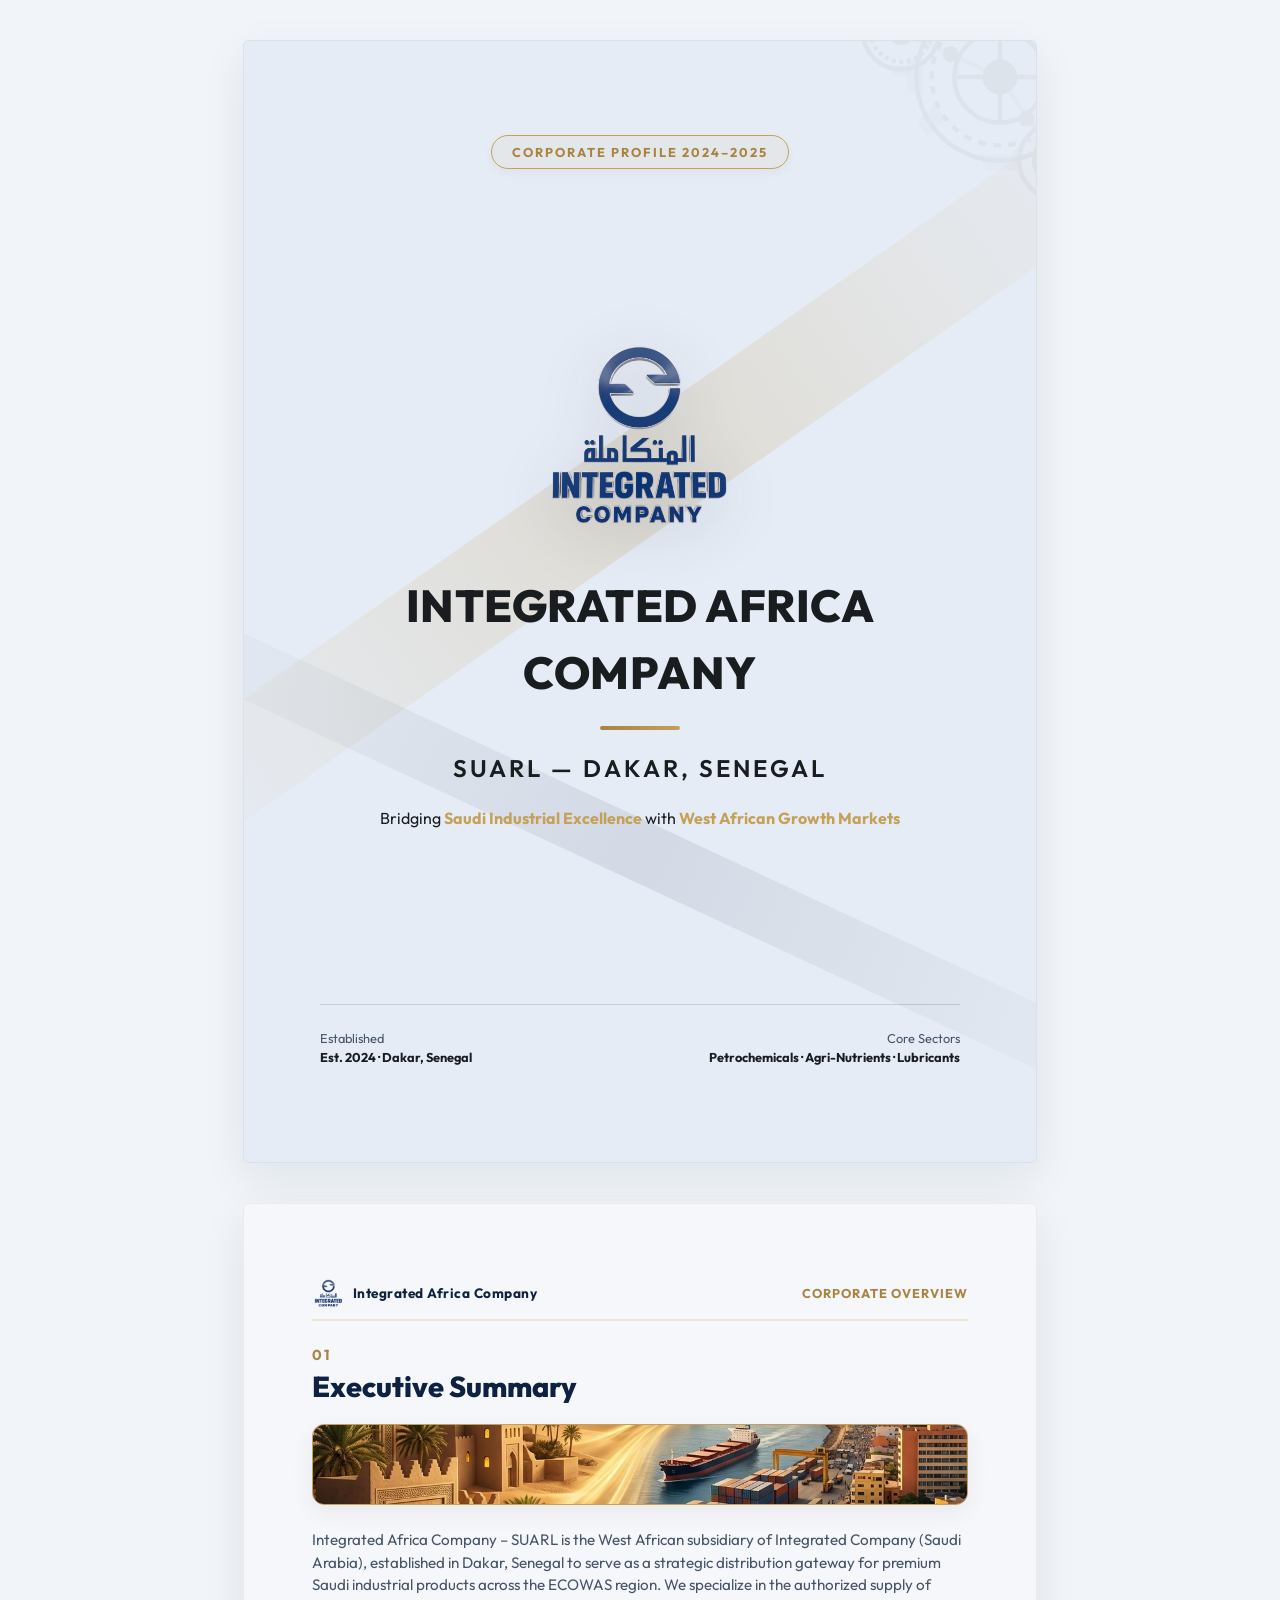
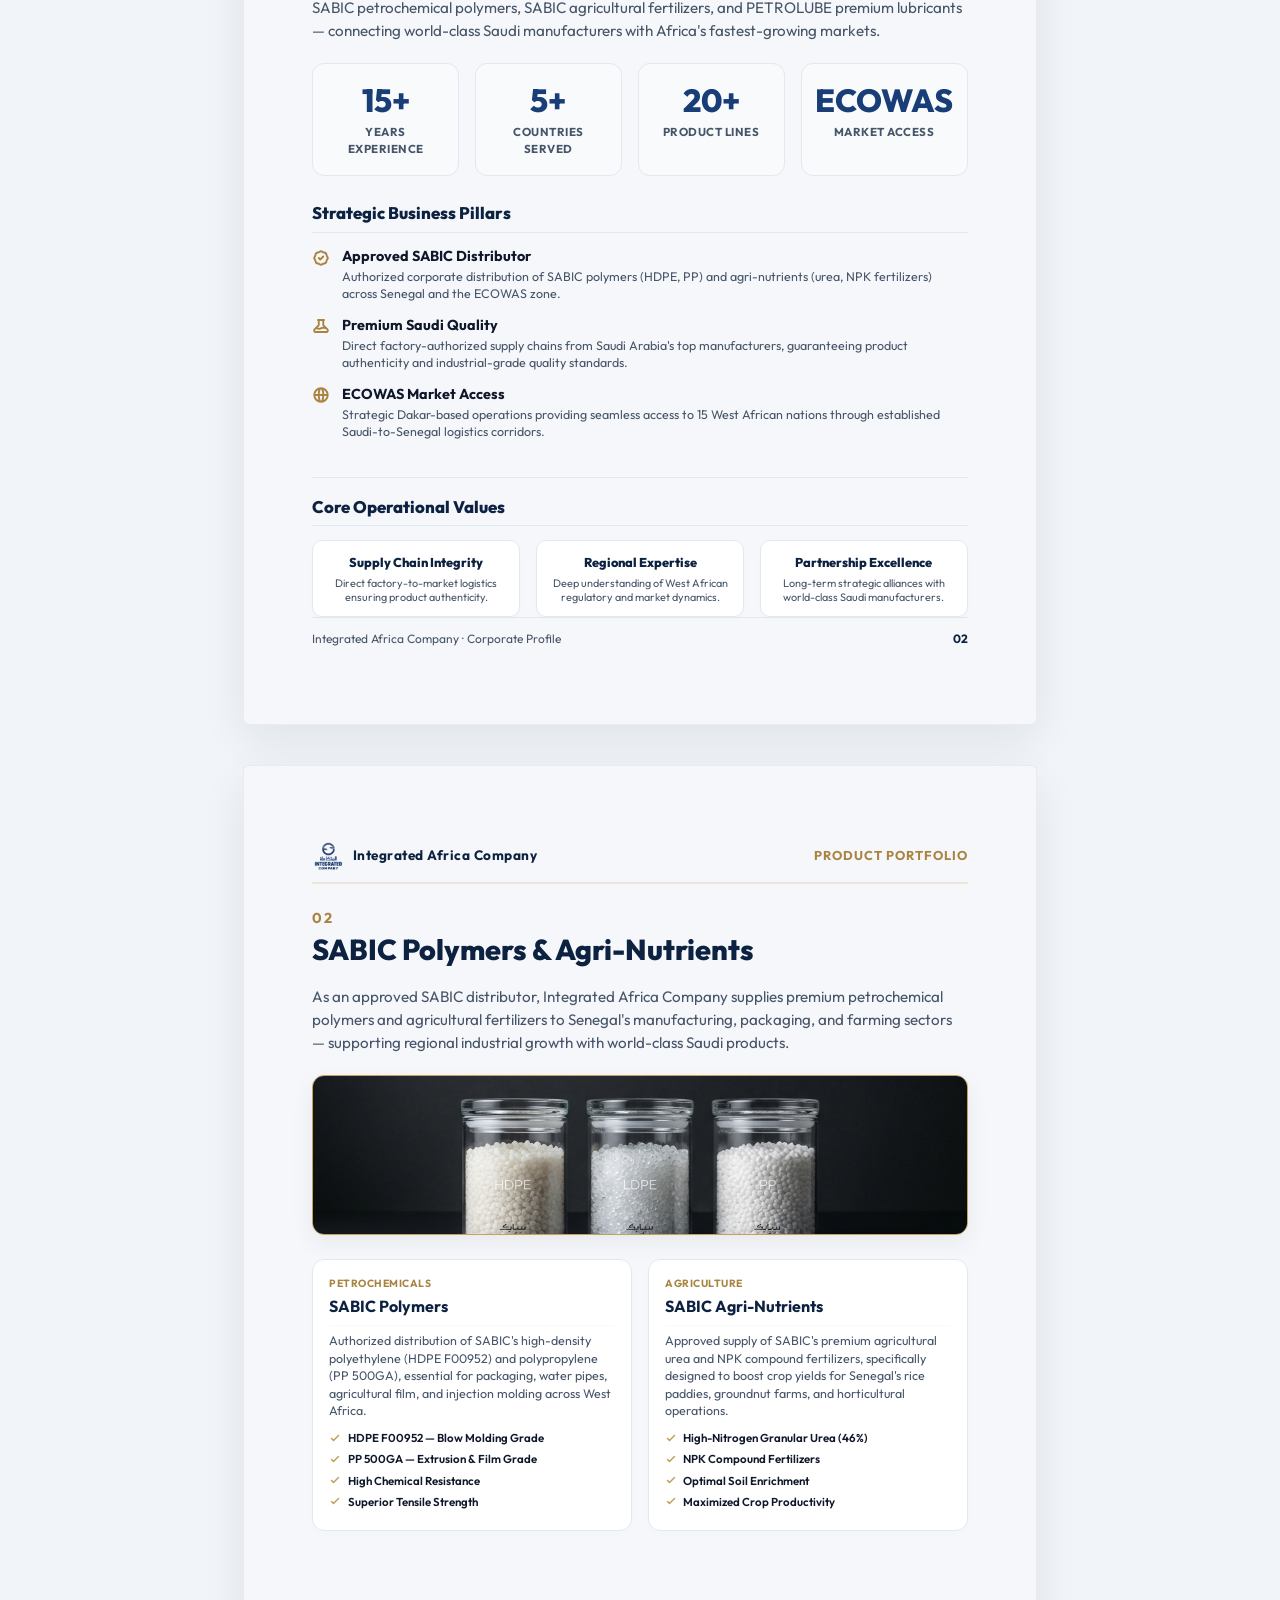
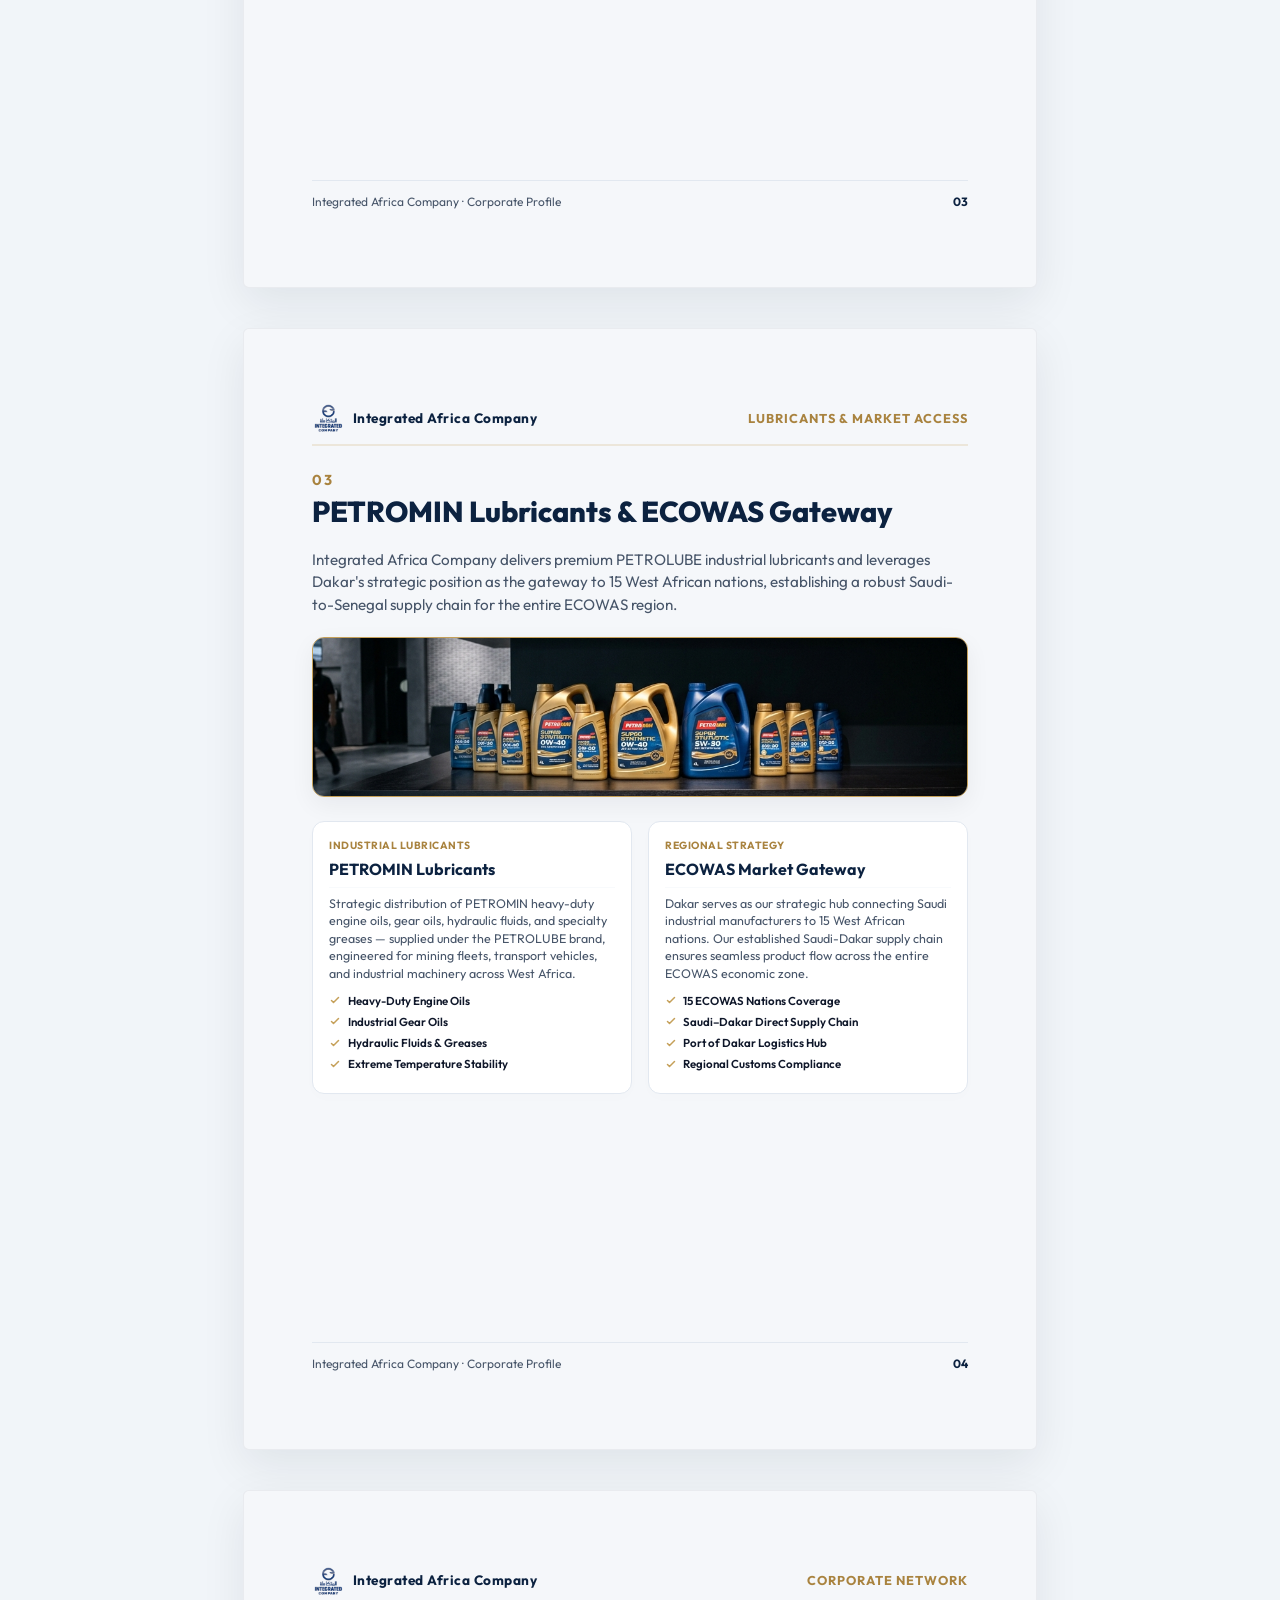
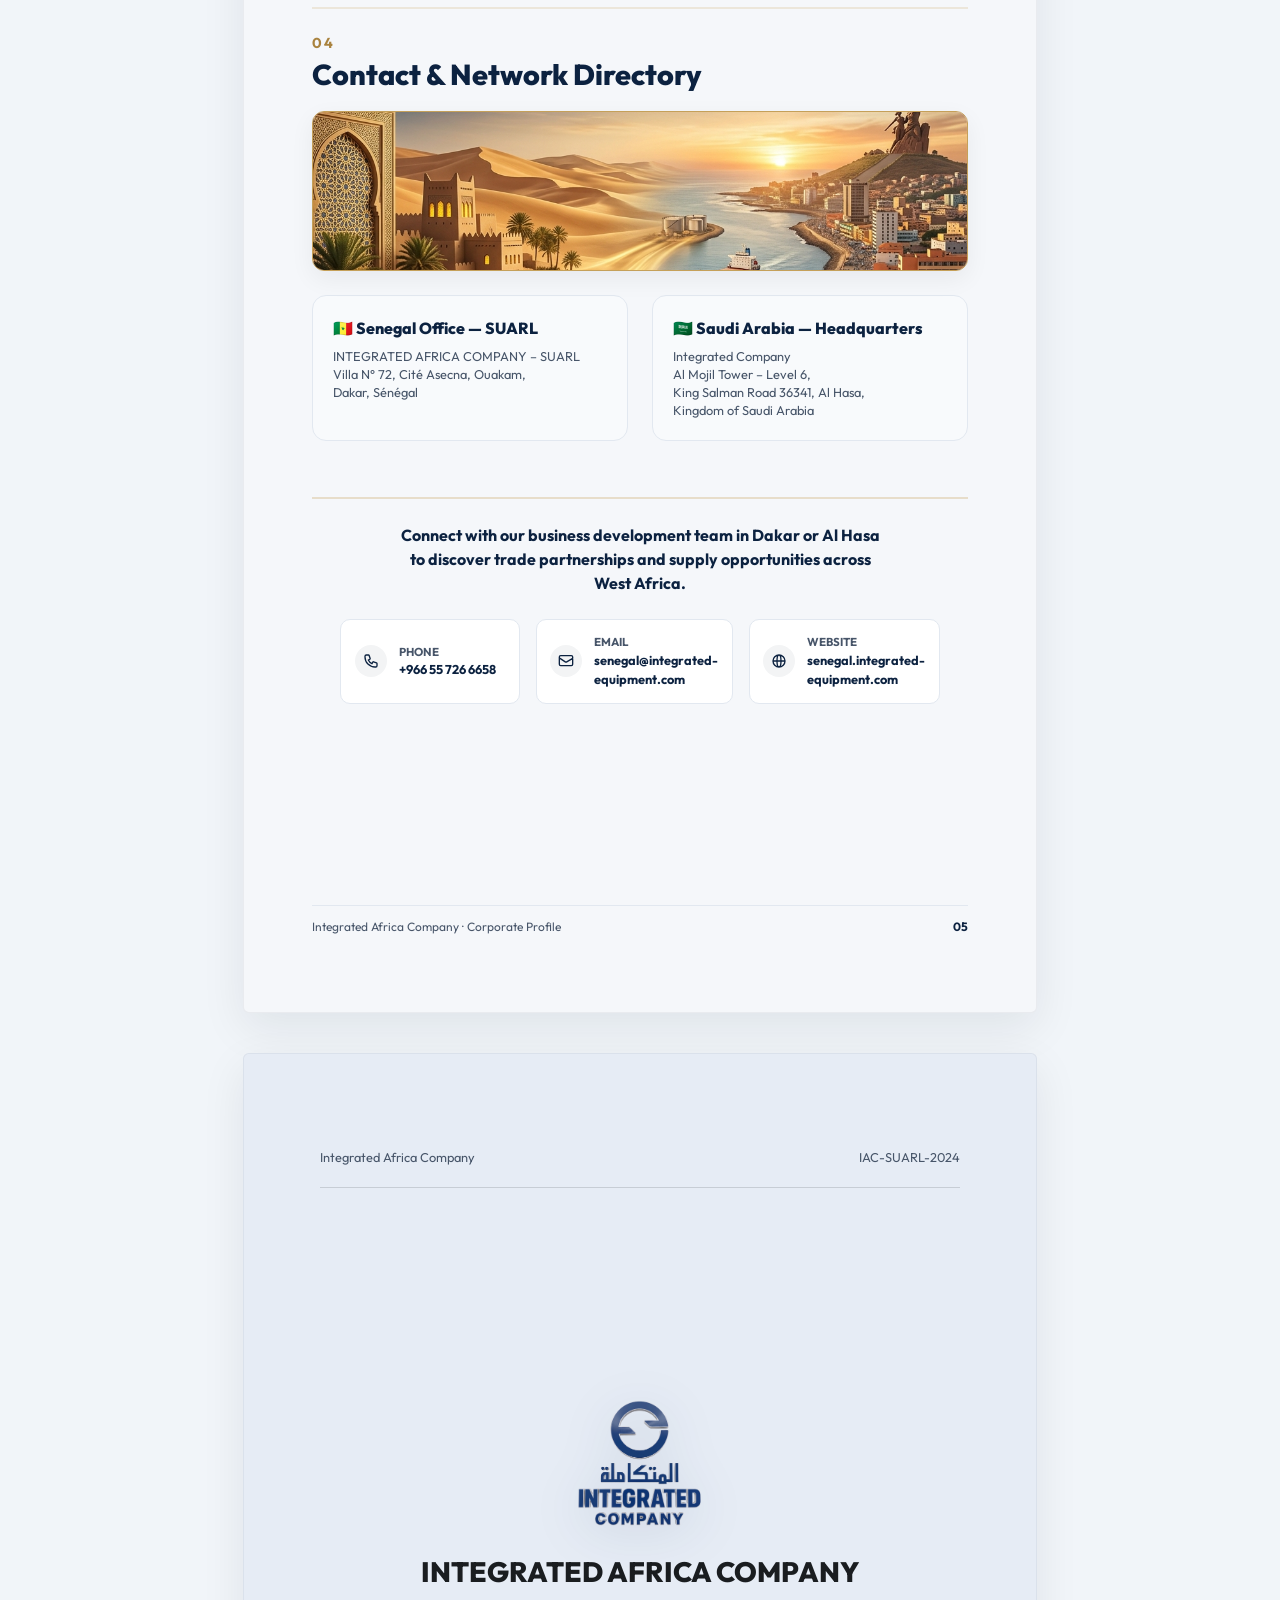
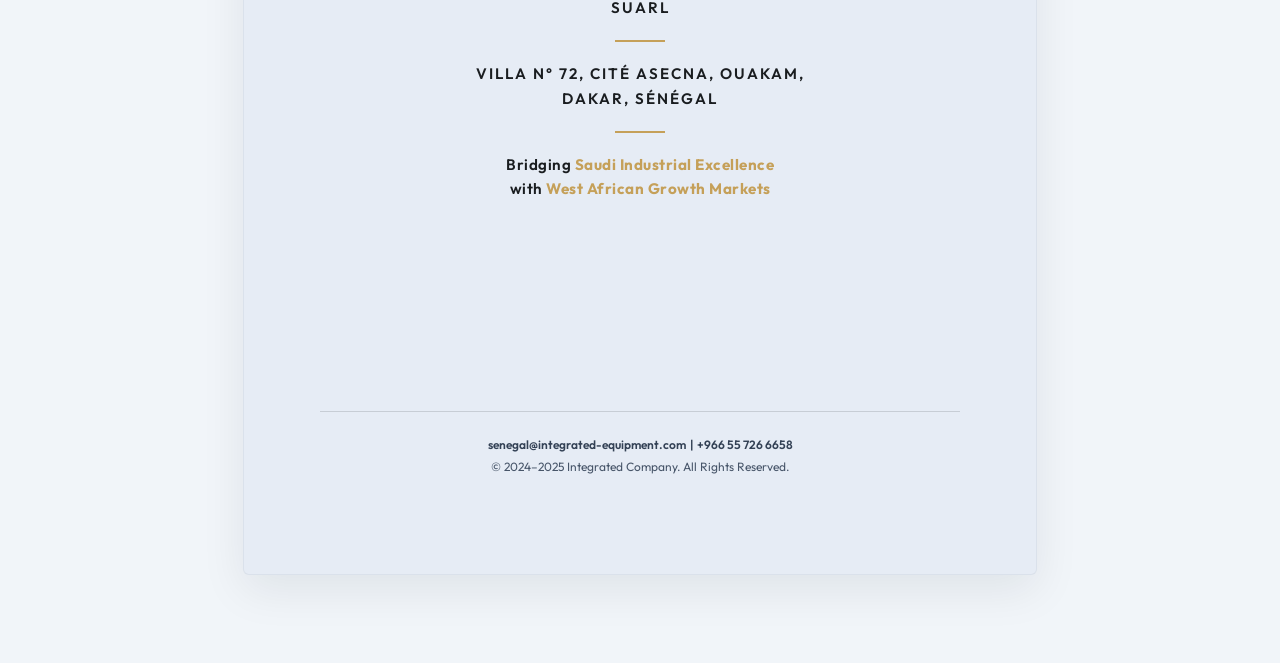
<file: Profile_Senegal_En.html>
<!DOCTYPE html>
<html lang="en" dir="ltr">
<head>
  <meta charset="UTF-8">
  <meta name="viewport" content="width=device-width, initial-scale=1.0">
  <title>Corporate Profile - Integrated Africa Company SUARL</title>
  
  <!-- Premium Fonts -->
  <link rel="preconnect" href="https://fonts.googleapis.com">
  <link rel="preconnect" href="https://fonts.gstatic.com" crossorigin>
  <link href="https://fonts.googleapis.com/css2?family=Cairo:wght@300;400;600;700;800&family=Outfit:wght@300;400;500;600;700;800&family=Inter:wght@300;400;500;600;700&display=swap" rel="stylesheet">
  
  <style>
    /* ==================== CORE DESIGN SYSTEM & VARIABLES ==================== */
    :root {
      --color-primary: #0c2240;      /* Deep Luxury Corporate Navy */
      --color-primary-light: #193d77;/* Brand Navy Blue */
      --color-accent-gold: #c5a059;  /* Premium Metallic Gold */
      --color-accent-gold-dark: #a9833f;
      --color-accent-gold-light: #e2c084;
      --color-text-dark: #0f172a;    /* Slate 900 */
      --color-text-muted: #475569;   /* Slate 600 */
      --color-bg-light: #f8fafc;     /* Slate 50 */
      --color-border: #e2e8f0;       /* Slate 200 */
      
      --font-en: 'Outfit', 'Inter', sans-serif;
      --font-ar: 'Cairo', sans-serif;
      
      --transition-fluid: all 0.4s cubic-bezier(0.16, 1, 0.3, 1);
    }

    /* Reset */
    *, *::before, *::after {
      box-sizing: border-box;
      margin: 0;
      padding: 0;
    }

    body {
      background: #f1f5f9;
      color: var(--color-text-dark);
      font-family: var(--font-en);
      line-height: 1.5;
      -webkit-font-smoothing: antialiased;
      padding-top: 0;
    }

    /* ==================== A4 BOOKLET PREVIEW LAYOUT ==================== */
    .profile-document {
      max-width: 210mm;
      margin: 0 auto;
      padding-bottom: 3rem;
    }

    /* A4 Container */
    .page-container {
      width: 210mm;
      height: 297mm;
      background: #f5f7fa;
      margin: 2.5rem auto;
      box-shadow: 0 15px 45px rgba(15, 23, 42, 0.08);
      border-radius: 6px;
      border: 1px solid rgba(15, 23, 42, 0.05);
      position: relative;
      box-sizing: border-box;
      padding: 20mm 18mm;
      overflow: hidden;
      display: flex;
      flex-direction: column;
      justify-content: space-between;
    }

    /* Page Header */
    .page-header {
      display: flex;
      justify-content: space-between;
      align-items: center;
      border-bottom: 2px solid rgba(197, 160, 89, 0.2);
      padding-bottom: 0.75rem;
      margin-bottom: 1.5rem;
    }

    .header-logo {
      display: flex;
      align-items: center;
      gap: 0.5rem;
    }

    .header-logo img {
      height: 28px;
      width: auto;
    }

    .header-logo span {
      font-weight: 700;
      color: var(--color-primary);
      font-size: 0.85rem;
      letter-spacing: 0.5px;
    }

    .header-section-name {
      font-size: 0.8rem;
      font-weight: 700;
      color: var(--color-accent-gold-dark);
      text-transform: uppercase;
      letter-spacing: 1px;
    }

    /* Page Footer */
    .page-footer {
      display: flex;
      justify-content: space-between;
      align-items: center;
      border-top: 1px solid var(--color-border);
      padding-top: 0.75rem;
      font-size: 0.75rem;
      color: var(--color-text-muted);
      margin-top: auto;
    }

    .footer-page-number {
      font-weight: 700;
      color: var(--color-primary);
    }

    /* ==================== PAGE 1: FRONT COVER ==================== */
    .cover-page {
      background: #E6ECF5;
      padding: 0;
      color: #1A1D20;
      justify-content: center;
      align-items: center;
      position: relative;
    }

    .cover-top-accent {
      display: none;
    }

    .cover-gold-highlight {
      color: #c5a059;
      font-weight: 700;
    }

    .cover-body {
      width: 100%;
      height: 100%;
      padding: 25mm 20mm;
      display: flex;
      flex-direction: column;
      justify-content: space-between;
      align-items: center;
      position: relative;
      overflow: hidden;
    }

    /* Geometric gold line accents on cover */
    .cover-body::before {
      content: '';
      position: absolute;
      width: 150%;
      height: 100px;
      background: linear-gradient(90deg, transparent, rgba(197, 160, 89, 0.22), transparent);
      top: 35%;
      left: -25%;
      transform: rotate(-35deg);
      pointer-events: none;
    }

    .cover-body::after {
      content: '';
      position: absolute;
      width: 150%;
      height: 60px;
      background: linear-gradient(90deg, transparent, rgba(12, 34, 64, 0.09), transparent);
      bottom: 25%;
      right: -25%;
      transform: rotate(25deg);
      pointer-events: none;
    }

    .cover-gears-decor {
      position: absolute;
      top: -40px;
      right: -40px;
      width: 380px;
      height: 380px;
      opacity: 0.04;
      color: #1A1D20;
      pointer-events: none;
      z-index: 1;
    }

    .cover-badge-top {
      border: 1px solid var(--color-accent-gold);
      background: rgba(197, 160, 89, 0.08);
      padding: 0.4rem 1.25rem;
      border-radius: 50px;
      font-size: 0.8rem;
      font-weight: 700;
      color: var(--color-accent-gold-dark);
      text-transform: uppercase;
      letter-spacing: 2px;
      text-align: center;
      box-shadow: 0 4px 12px rgba(12, 34, 64, 0.04);
      z-index: 10;
    }

    .cover-center {
      text-align: center;
      z-index: 10;
      margin: auto 0;
    }

    .cover-logo-box {
      margin-bottom: 2.5rem;
      display: inline-block;
    }

    .cover-logo-box img {
      height: 185px;
      width: auto;
      filter: drop-shadow(0 12px 30px rgba(12, 34, 64, 0.15));
      display: block;
    }

    .cover-title-brand {
      font-size: 2.8rem;
      font-weight: 800;
      color: #1A1D20;
      margin-bottom: 0.5rem;
      letter-spacing: 0.5px;
    }

    .cover-divider {
      width: 80px;
      height: 4px;
      background: linear-gradient(90deg, var(--color-accent-gold-dark), var(--color-accent-gold));
      margin: 1.25rem auto;
      border-radius: 2px;
    }

    .cover-subtitle {
      font-size: 1.5rem;
      font-weight: 600;
      color: #1A1D20;
      text-transform: uppercase;
      letter-spacing: 3px;
      margin-bottom: 1.25rem;
    }

    .cover-tagline {
      font-size: 1rem;
      color: #1A1D20;
      max-width: 520px;
      margin: 0 auto;
      line-height: 1.6;
      font-weight: 400;
    }

    .cover-bottom {
      width: 100%;
      display: flex;
      justify-content: space-between;
      align-items: flex-end;
      border-top: 1px solid rgba(26, 29, 32, 0.15);
      padding-top: 1.5rem;
      font-size: 0.8rem;
      color: #475569;
      z-index: 10;
    }

    .cover-meta {
      text-align: left;
      line-height: 1.5;
    }

    .cover-meta-right {
      text-align: right;
      line-height: 1.5;
    }

    .cover-meta-val {
      font-weight: 700;
      color: #1A1D20;
    }

    /* ==================== CONTENT LAYOUT ELEMENTS ==================== */
    .section-title-block {
      margin-bottom: 1.25rem;
    }

    .section-num {
      font-size: 0.9rem;
      font-weight: 700;
      color: var(--color-accent-gold-dark);
      text-transform: uppercase;
      letter-spacing: 1.5px;
      display: block;
      margin-bottom: 0.15rem;
    }

    .section-main-title {
      font-size: 1.8rem;
      font-weight: 800;
      color: var(--color-primary);
      line-height: 1.2;
    }

    .intro-paragraph {
      font-size: 0.95rem;
      color: var(--color-text-muted);
      line-height: 1.5;
      margin-bottom: 1.25rem;
    }

    /* Styled Profile Photo frame */
    .profile-photo-container {
      width: 100%;
      height: 160px;
      border-radius: 12px;
      overflow: hidden;
      border: 1px solid var(--color-accent-gold);
      box-shadow: 0 8px 25px rgba(15, 23, 42, 0.06);
      margin-bottom: 1.5rem;
      position: relative;
    }

    .profile-photo-container img {
      width: 100%;
      height: 100%;
      object-fit: cover;
      display: block;
    }

    /* Two Columns */
    .two-col-layout {
      display: grid;
      grid-template-columns: 1fr 1fr;
      gap: 2rem;
    }

    /* Stats Grid */
    .stats-row {
      display: grid;
      grid-template-columns: repeat(4, 1fr);
      gap: 1rem;
      margin-bottom: 1.5rem;
    }

    .stat-card {
      background: var(--color-bg-light);
      border: 1px solid var(--color-border);
      border-radius: 12px;
      padding: 1.1rem 0.85rem;
      text-align: center;
    }

    .stat-val {
      font-size: 2rem;
      font-weight: 800;
      color: var(--color-primary-light);
      line-height: 1.2;
      margin-bottom: 0.2rem;
    }

    .stat-txt {
      font-size: 0.72rem;
      font-weight: 700;
      text-transform: uppercase;
      color: var(--color-text-muted);
      letter-spacing: 0.5px;
    }

    /* Pillar Box */
    .pillars-block h4 {
      font-size: 1.05rem;
      font-weight: 800;
      color: var(--color-primary);
      margin-bottom: 0.85rem;
      border-bottom: 1px solid var(--color-border);
      padding-bottom: 0.4rem;
    }

    .pillars-list {
      list-style: none;
    }

    .pillars-list li {
      display: flex;
      align-items: flex-start;
      gap: 0.75rem;
      margin-bottom: 0.75rem;
    }

    .pillars-list li svg {
      color: var(--color-accent-gold-dark);
      flex-shrink: 0;
      margin-top: 0.15rem;
    }

    .pillar-details h5 {
      font-size: 0.9rem;
      font-weight: 700;
      color: var(--color-text-dark);
      margin-bottom: 0.1rem;
    }

    .pillar-details p {
      font-size: 0.78rem;
      color: var(--color-text-muted);
      line-height: 1.35;
    }

    /* ==================== SUPPLY GRID ==================== */
    .supply-grid {
      display: grid;
      grid-template-columns: 1fr 1fr;
      gap: 1rem;
    }

    .supply-card {
      border: 1px solid var(--color-border);
      border-radius: 12px;
      padding: 1rem;
      background: white;
      box-shadow: 0 4px 15px rgba(0, 0, 0, 0.01);
    }

    .supply-tag {
      font-size: 0.65rem;
      font-weight: 700;
      text-transform: uppercase;
      color: var(--color-accent-gold-dark);
      letter-spacing: 0.5px;
      display: block;
      margin-bottom: 0.2rem;
    }

    .supply-card h4 {
      font-size: 1rem;
      font-weight: 700;
      color: var(--color-primary);
      margin-bottom: 0.4rem;
      border-bottom: 1px solid var(--color-bg-light);
      padding-bottom: 0.4rem;
    }

    .supply-card p {
      font-size: 0.78rem;
      color: var(--color-text-muted);
      line-height: 1.4;
      margin-bottom: 0.6rem;
    }

    .supply-features {
      list-style: none;
    }

    .supply-features li {
      display: flex;
      align-items: center;
      gap: 0.4rem;
      font-size: 0.72rem;
      font-weight: 600;
      color: var(--color-text-dark);
      margin-bottom: 0.25rem;
    }

    .supply-features li svg {
      color: var(--color-accent-gold);
    }

    .supply-card-photo {
      width: 100%;
      height: 110px;
      border-radius: 8px;
      overflow: hidden;
      margin-bottom: 0.6rem;
      border: 1px solid var(--color-border);
    }
    .supply-card-photo img {
      width: 100%;
      height: 100%;
      object-fit: cover;
    }

    /* ==================== NETWORK & DIRECTORY ==================== */
    .network-container {
      display: grid;
      grid-template-columns: 1fr 1fr;
      gap: 1.5rem;
      margin-bottom: 2rem;
    }

    .network-card {
      border: 1px solid var(--color-border);
      border-radius: 14px;
      padding: 1.25rem;
      background: var(--color-bg-light);
    }

    .network-card h4 {
      font-size: 1rem;
      font-weight: 800;
      color: var(--color-primary);
      margin-bottom: 0.5rem;
    }

    .network-card p {
      font-size: 0.8rem;
      color: var(--color-text-muted);
      line-height: 1.4;
    }

    .closing-block {
      border-top: 2px solid rgba(197, 160, 89, 0.3);
      padding-top: 1.5rem;
      text-align: center;
      margin-top: 1.5rem;
    }

    .closing-text {
      font-size: 1rem;
      font-weight: 700;
      color: var(--color-primary);
      max-width: 480px;
      margin: 0 auto 1.5rem auto;
      line-height: 1.5;
    }

    .direct-channels-row {
      display: grid;
      grid-template-columns: 1fr 1fr 1fr;
      gap: 1rem;
      max-width: 600px;
      margin: 0 auto;
    }

    .direct-chan-item {
      background: white;
      border: 1px solid var(--color-border);
      padding: 0.85rem;
      border-radius: 10px;
      display: flex;
      align-items: center;
      gap: 0.75rem;
    }

    .direct-chan-icon {
      width: 32px;
      height: 32px;
      background: rgba(12, 34, 64, 0.05);
      border-radius: 50%;
      display: flex;
      align-items: center;
      justify-content: center;
      color: var(--color-primary);
      flex-shrink: 0;
    }

    .direct-chan-info {
      text-align: left;
    }

    .direct-chan-info h5 {
      font-size: 0.72rem;
      color: var(--color-text-muted);
      text-transform: uppercase;
    }

    .direct-chan-info p {
      font-size: 0.8rem;
      font-weight: 700;
      color: var(--color-primary);
    }

    .direct-chan-info a {
      color: inherit;
      text-decoration: none;
    }

    /* Back Cover Styling */
    .back-cover-page {
      background: #E6ECF5;
      padding: 0;
      color: #1A1D20;
      justify-content: center;
      align-items: center;
      position: relative;
    }

    .back-cover-body {
      width: 100%;
      height: 100%;
      padding: 25mm 20mm;
      display: flex;
      flex-direction: column;
      justify-content: space-between;
      align-items: center;
      text-align: center;
      position: relative;
      overflow: hidden;
    }

    .back-top {
      width: 100%;
      display: flex;
      justify-content: space-between;
      border-bottom: 1px solid rgba(26, 29, 32, 0.15);
      padding-bottom: 1.25rem;
      font-size: 0.8rem;
      color: #475569;
      z-index: 10;
    }

    .back-center {
      margin: auto 0;
      z-index: 10;
      display: flex;
      flex-direction: column;
      align-items: center;
    }

    .back-logo-box {
      margin-bottom: 1.5rem;
    }

    .back-logo-box img {
      height: 130px;
      width: auto;
      filter: drop-shadow(0 10px 25px rgba(12, 34, 64, 0.12));
      display: block;
      margin: 0 auto;
    }

    .back-center h3 {
      font-size: 1.75rem;
      font-weight: 800;
      color: #1A1D20;
      margin-bottom: 0.25rem;
    }

    .back-center p {
      font-size: 0.95rem;
      color: #1A1D20;
      font-weight: 600;
      text-transform: uppercase;
      letter-spacing: 2px;
    }

    .back-seal {
      width: 50px;
      height: 2px;
      background: var(--color-accent-gold);
      margin: 1.25rem auto;
    }

    .back-meta-text {
      font-size: 0.85rem;
      color: #1A1D20;
      max-width: 380px;
      line-height: 1.6;
      margin: 0 auto;
      text-transform: uppercase;
      letter-spacing: 1.5px;
      font-weight: 500;
    }

    .back-bottom {
      font-size: 0.75rem;
      color: #475569;
      width: 100%;
      border-top: 1px solid rgba(26, 29, 32, 0.15);
      padding-top: 1.25rem;
      z-index: 10;
      text-align: center;
    }

    .back-bottom p {
      margin: 0.25rem 0;
    }

    .back-bottom p:first-child {
      font-weight: 600;
      color: #334155;
    }

    /* Values grid for Executive Summary bottom */
    .values-block {
      margin-top: 1.5rem;
      border-top: 1px solid var(--color-border);
      padding-top: 1rem;
    }
    .values-block h4 {
      font-size: 1.05rem;
      font-weight: 800;
      color: var(--color-primary);
      margin-bottom: 0.85rem;
      border-bottom: 1px solid var(--color-border);
      padding-bottom: 0.4rem;
    }
    .values-row {
      display: grid;
      grid-template-columns: repeat(3, 1fr);
      gap: 1rem;
    }
    .value-card {
      background: white;
      border: 1px solid var(--color-border);
      border-radius: 10px;
      padding: 0.75rem;
      text-align: center;
      box-shadow: 0 4px 10px rgba(0, 0, 0, 0.01);
    }
    .value-card h5 {
      font-size: 0.8rem;
      font-weight: 800;
      color: var(--color-primary);
      margin-bottom: 0.25rem;
    }
    .value-card p {
      font-size: 0.68rem;
      color: var(--color-text-muted);
      line-height: 1.3;
    }

    /* ==================== PRINT STYLES ==================== */
    @media print {
      @page {
        size: A4 portrait;
        margin: 0;
      }

      body {
        background: white !important;
        color: #000000 !important;
        padding-top: 0 !important;
      }

      .profile-document {
        max-width: 100% !important;
        padding-bottom: 0 !important;
      }

      .page-container {
        margin: 0 !important;
        box-shadow: none !important;
        border-radius: 0 !important;
        border: none !important;
        page-break-after: always !important;
        break-after: page !important;
        width: 210mm !important;
        height: 297mm !important;
        padding: 20mm 18mm !important;
        overflow: hidden !important;
        background: #f5f7fa !important;
        -webkit-print-color-adjust: exact !important;
        print-color-adjust: exact !important;
      }

      .cover-page, .back-cover-page {
        background: #E6ECF5 !important;
        color: #1A1D20 !important;
        padding: 0 !important;
      }

      .cover-page *, .back-cover-page * {
        color: inherit !important;
      }

      .cover-title-brand, .back-center h3 {
        color: #1A1D20 !important;
      }

      .cover-subtitle, .back-center p {
        color: #1A1D20 !important;
      }

      .cover-tagline, .back-meta-text {
        color: #1A1D20 !important;
      }

      .cover-badge-top {
        color: var(--color-accent-gold-dark) !important;
        border-color: var(--color-accent-gold) !important;
        background: rgba(197, 160, 89, 0.08) !important;
      }

      .cover-bottom, .back-top, .back-bottom {
        color: #475569 !important;
        border-color: rgba(26, 29, 32, 0.15) !important;
      }

      .cover-meta-val {
        color: #1A1D20 !important;
      }

      .cover-body::before, .cover-body::after {
        opacity: 1 !important;
      }

      .cover-logo-box img, .back-logo-box img {
        filter: drop-shadow(0 12px 30px rgba(12, 34, 64, 0.15)) !important;
      }

      .cover-gears-decor {
        opacity: 0.05 !important;
        color: #1A1D20 !important;
      }
    }
  </style>
</head>
<body>

  <!-- Corporate Document Pages -->
  <div class="profile-document">
    
    <!-- PAGE 1: FRONT COVER -->
    <div class="page-container cover-page">

      <div class="cover-body">
        <!-- Interlocking Gear System Background decoration -->
        <div class="cover-gears-decor" aria-hidden="true">
          <svg viewBox="0 0 100 100" xmlns="http://www.w3.org/2000/svg" fill="none" stroke="currentColor" stroke-width="1.2">
            <g transform="translate(80, 20)">
              <circle cx="0" cy="0" r="18" stroke-dasharray="2,2" />
              <circle cx="0" cy="0" r="22" />
              <circle cx="0" cy="0" r="12" />
              <path d="M -3,-24 L 3,-24 L 5,-21 L -5,-21 Z" fill="currentColor" opacity="0.3" />
              <path d="M -3,24 L 3,24 L 5,21 L -5,21 Z" fill="currentColor" opacity="0.3" />
              <path d="M -24,-3 L -24,3 L -21,5 L -21,-5 Z" fill="currentColor" opacity="0.3" />
              <path d="M 24,-3 L 24,3 L 21,5 L 21,-5 Z" fill="currentColor" opacity="0.3" />
              <path d="M -15,-19 L -11,-15 L -8,-17 L -12,-21 Z" fill="currentColor" opacity="0.3" />
              <path d="M 15,19 L 11,15 L 8,17 L 12,21 Z" fill="currentColor" opacity="0.3" />
              <path d="M -19,15 L -15,11 L -17,8 L -21,12 Z" fill="currentColor" opacity="0.3" />
              <path d="M 19,-15 L 15,-11 L 17,-8 L 21,-12 Z" fill="currentColor" opacity="0.3" />
              <path d="M-12 0 h24 M0 -12 v24" />
              <circle cx="0" cy="0" r="4" fill="currentColor" />
            </g>
            <g transform="translate(95, 42)">
              <circle cx="0" cy="0" r="10" />
              <circle cx="0" cy="0" r="6" />
              <path d="M -2,-11.5 L 2,-11.5 L 3,-10 L -3,-10 Z" fill="currentColor" opacity="0.3" />
              <path d="M -2,11.5 L 2,11.5 L 3,10 L -3,10 Z" fill="currentColor" opacity="0.3" />
              <path d="M -11.5,-2 L -11.5,2 L -10,3 L -10,-3 Z" fill="currentColor" opacity="0.3" />
              <path d="M 11.5,-2 L 11.5,2 L 10,3 L 10,-3 Z" fill="currentColor" opacity="0.3" />
              <path d="M-6 0 h12 M0 -6 v12" />
            </g>
            <g transform="translate(54, 8)">
              <circle cx="0" cy="0" r="8" stroke-dasharray="1,1" />
              <circle cx="0" cy="0" r="10" />
              <path d="M -1.5,-11 L 1.5,-11 L 2,-9.5 L -2,-9.5 Z" fill="currentColor" opacity="0.3" />
              <path d="M -1.5,11 L 1.5,11 L 2,9.5 L -2,9.5 Z" fill="currentColor" opacity="0.3" />
              <circle cx="0" cy="0" r="3" />
            </g>
            <path d="M 54 8 L 80 20 L 95 42" opacity="0.4" />
            <circle cx="67" cy="14" r="1.5" fill="currentColor" />
            <circle cx="87" cy="31" r="1.5" fill="currentColor" />
          </svg>
        </div>

        <span class="cover-badge-top">Corporate Profile 2024–2025</span>
        
        <div class="cover-center">
          <div class="cover-logo-box">
            <img src="logo_nobg.png" alt="Integrated Africa Company Logo">
          </div>
          <h1 class="cover-title-brand">INTEGRATED AFRICA COMPANY</h1>
          <div class="cover-divider"></div>
          <h2 class="cover-subtitle">SUARL — DAKAR, SENEGAL</h2>
          <p class="cover-tagline">Bridging <span class="cover-gold-highlight">Saudi Industrial Excellence</span> with <span class="cover-gold-highlight">West African Growth Markets</span></p>
        </div>
        
        <div class="cover-bottom">
          <div class="cover-meta">
            <p>Established</p>
            <p class="cover-meta-val">Est. 2024 · Dakar, Senegal</p>
          </div>
          <div class="cover-meta-right">
            <p>Core Sectors</p>
            <p class="cover-meta-val">Petrochemicals · Agri-Nutrients · Lubricants</p>
          </div>
        </div>
      </div>
    </div>
    
    <!-- PAGE 2: EXECUTIVE SUMMARY -->
    <div class="page-container">
      <header class="page-header">
        <div class="header-logo">
          <img src="logo_nobg.png" alt="Emblem">
          <span>Integrated Africa Company</span>
        </div>
        <span class="header-section-name">Corporate Overview</span>
      </header>
      
      <div class="section-title-block">
        <span class="section-num">01</span>
        <h2 class="section-main-title">Executive Summary</h2>
      </div>
      
      <!-- Hero Photo -->
      <div class="profile-photo-container">
        <img src="hero_bg.png" alt="Integrated Africa Company Operations">
      </div>
      
      <p class="intro-paragraph">
        Integrated Africa Company – SUARL is the West African subsidiary of Integrated Company (Saudi Arabia), established in Dakar, Senegal to serve as a strategic distribution gateway for premium Saudi industrial products across the ECOWAS region. We specialize in the authorized supply of SABIC petrochemical polymers, SABIC agricultural fertilizers, and PETROLUBE premium lubricants — connecting world-class Saudi manufacturers with Africa's fastest-growing markets.
      </p>
      
      <!-- Key Statistics -->
      <div class="stats-row">
        <div class="stat-card">
          <p class="stat-val">15+</p>
          <p class="stat-txt">Years Experience</p>
        </div>
        <div class="stat-card">
          <p class="stat-val">5+</p>
          <p class="stat-txt">Countries Served</p>
        </div>
        <div class="stat-card">
          <p class="stat-val">20+</p>
          <p class="stat-txt">Product Lines</p>
        </div>
        <div class="stat-card">
          <p class="stat-val">ECOWAS</p>
          <p class="stat-txt">Market Access</p>
        </div>
      </div>
      
      <!-- Strategic Pillars -->
      <div class="pillars-block">
        <h4>Strategic Business Pillars</h4>
        <ul class="pillars-list">
          <li>
            <svg xmlns="http://www.w3.org/2000/svg" width="18" height="18" fill="none" viewBox="0 0 24 24" stroke="currentColor" stroke-width="2.5"><path stroke-linecap="round" stroke-linejoin="round" d="M9 12l2 2 4-4M7.835 4.697a3.42 3.42 0 001.946-.806 3.42 3.42 0 014.438 0 3.42 3.42 0 001.946.806 3.42 3.42 0 013.138 3.138 3.42 3.42 0 00.806 1.946 3.42 3.42 0 010 4.438 3.42 3.42 0 00-.806 1.946 3.42 3.42 0 01-3.138 3.138 3.42 3.42 0 00-1.946.806 3.42 3.42 0 01-4.438 0 3.42 3.42 0 00-1.946-.806 3.42 3.42 0 01-3.138-3.138 3.42 3.42 0 00-.806-1.946 3.42 3.42 0 010-4.438 3.42 3.42 0 00.806-1.946 3.42 3.42 0 013.138-3.138z"/></svg>
            <div class="pillar-details">
              <h5>Approved SABIC Distributor</h5>
              <p>Authorized corporate distribution of SABIC polymers (HDPE, PP) and agri-nutrients (urea, NPK fertilizers) across Senegal and the ECOWAS zone.</p>
            </div>
          </li>
          <li>
            <svg xmlns="http://www.w3.org/2000/svg" width="18" height="18" fill="none" viewBox="0 0 24 24" stroke="currentColor" stroke-width="2.5"><path stroke-linecap="round" stroke-linejoin="round" d="M19.428 15.428a2 2 0 00-1.022-.547l-2.387-.477a6 6 0 00-3.86.517l-.318.158a6 6 0 01-3.86.517L6.05 15.21a2 2 0 00-1.806.547M8 4h8l-1 1v5.172a2 2 0 00.586 1.414l5 5c1.26 1.26.367 3.414-1.415 3.414H4.828c-1.782 0-2.674-2.154-1.414-3.414l5-5A2 2 0 009 9.172V5L8 4z"/></svg>
            <div class="pillar-details">
              <h5>Premium Saudi Quality</h5>
              <p>Direct factory-authorized supply chains from Saudi Arabia's top manufacturers, guaranteeing product authenticity and industrial-grade quality standards.</p>
            </div>
          </li>
          <li>
            <svg xmlns="http://www.w3.org/2000/svg" width="18" height="18" fill="none" viewBox="0 0 24 24" stroke="currentColor" stroke-width="2.5"><path stroke-linecap="round" stroke-linejoin="round" d="M21 12a9 9 0 01-9 9m9-9a9 9 0 00-9-9m9 9H3m9 9a9 9 0 01-9-9m9 9c1.657 0 3-4.03 3-9s-1.343-9-3-9m0 18c-1.657 0-3-4.03-3-9s1.343-9 3-9m-9 9a9 9 0 019-9"/></svg>
            <div class="pillar-details">
              <h5>ECOWAS Market Access</h5>
              <p>Strategic Dakar-based operations providing seamless access to 15 West African nations through established Saudi-to-Senegal logistics corridors.</p>
            </div>
          </li>
        </ul>
      </div>

      <!-- Core Values Block -->
      <div class="values-block">
        <h4>Core Operational Values</h4>
        <div class="values-row">
          <div class="value-card">
            <h5>Supply Chain Integrity</h5>
            <p>Direct factory-to-market logistics ensuring product authenticity.</p>
          </div>
          <div class="value-card">
            <h5>Regional Expertise</h5>
            <p>Deep understanding of West African regulatory and market dynamics.</p>
          </div>
          <div class="value-card">
            <h5>Partnership Excellence</h5>
            <p>Long-term strategic alliances with world-class Saudi manufacturers.</p>
          </div>
        </div>
      </div>
      
      <footer class="page-footer">
        <span>Integrated Africa Company · Corporate Profile</span>
        <span class="footer-page-number">02</span>
      </footer>
    </div>
    
    <!-- PAGE 3: PRODUCTS — SABIC Polymers & Agri-Nutrients -->
    <div class="page-container">
      <header class="page-header">
        <div class="header-logo">
          <img src="logo_nobg.png" alt="Emblem">
          <span>Integrated Africa Company</span>
        </div>
        <span class="header-section-name">Product Portfolio</span>
      </header>
      
      <div class="section-title-block">
        <span class="section-num">02</span>
        <h2 class="section-main-title">SABIC Polymers & Agri-Nutrients</h2>
      </div>
      
      <p class="intro-paragraph">
        As an approved SABIC distributor, Integrated Africa Company supplies premium petrochemical polymers and agricultural fertilizers to Senegal's manufacturing, packaging, and farming sectors — supporting regional industrial growth with world-class Saudi products.
      </p>
      
      <!-- Product Photo -->
      <div class="profile-photo-container">
        <img src="sabic_polymers.png" alt="SABIC Polymers and Products">
      </div>
      
      <!-- Supply Grid -->
      <div class="supply-grid">
        <!-- SABIC Polymers -->
        <div class="supply-card">
          <span class="supply-tag">Petrochemicals</span>
          <h4>SABIC Polymers</h4>
          <p>Authorized distribution of SABIC's high-density polyethylene (HDPE F00952) and polypropylene (PP 500GA), essential for packaging, water pipes, agricultural film, and injection molding across West Africa.</p>
          <ul class="supply-features">
            <li><svg xmlns="http://www.w3.org/2000/svg" width="12" height="12" fill="none" viewBox="0 0 24 24" stroke="currentColor" stroke-width="3"><path stroke-linecap="round" stroke-linejoin="round" d="M5 13l4 4L19 7"/></svg><span>HDPE F00952 — Blow Molding Grade</span></li>
            <li><svg xmlns="http://www.w3.org/2000/svg" width="12" height="12" fill="none" viewBox="0 0 24 24" stroke="currentColor" stroke-width="3"><path stroke-linecap="round" stroke-linejoin="round" d="M5 13l4 4L19 7"/></svg><span>PP 500GA — Extrusion & Film Grade</span></li>
            <li><svg xmlns="http://www.w3.org/2000/svg" width="12" height="12" fill="none" viewBox="0 0 24 24" stroke="currentColor" stroke-width="3"><path stroke-linecap="round" stroke-linejoin="round" d="M5 13l4 4L19 7"/></svg><span>High Chemical Resistance</span></li>
            <li><svg xmlns="http://www.w3.org/2000/svg" width="12" height="12" fill="none" viewBox="0 0 24 24" stroke="currentColor" stroke-width="3"><path stroke-linecap="round" stroke-linejoin="round" d="M5 13l4 4L19 7"/></svg><span>Superior Tensile Strength</span></li>
          </ul>
        </div>
        
        <!-- SABIC Agri-Nutrients -->
        <div class="supply-card">
          <span class="supply-tag">Agriculture</span>
          <h4>SABIC Agri-Nutrients</h4>
          <p>Approved supply of SABIC's premium agricultural urea and NPK compound fertilizers, specifically designed to boost crop yields for Senegal's rice paddies, groundnut farms, and horticultural operations.</p>
          <ul class="supply-features">
            <li><svg xmlns="http://www.w3.org/2000/svg" width="12" height="12" fill="none" viewBox="0 0 24 24" stroke="currentColor" stroke-width="3"><path stroke-linecap="round" stroke-linejoin="round" d="M5 13l4 4L19 7"/></svg><span>High-Nitrogen Granular Urea (46%)</span></li>
            <li><svg xmlns="http://www.w3.org/2000/svg" width="12" height="12" fill="none" viewBox="0 0 24 24" stroke="currentColor" stroke-width="3"><path stroke-linecap="round" stroke-linejoin="round" d="M5 13l4 4L19 7"/></svg><span>NPK Compound Fertilizers</span></li>
            <li><svg xmlns="http://www.w3.org/2000/svg" width="12" height="12" fill="none" viewBox="0 0 24 24" stroke="currentColor" stroke-width="3"><path stroke-linecap="round" stroke-linejoin="round" d="M5 13l4 4L19 7"/></svg><span>Optimal Soil Enrichment</span></li>
            <li><svg xmlns="http://www.w3.org/2000/svg" width="12" height="12" fill="none" viewBox="0 0 24 24" stroke="currentColor" stroke-width="3"><path stroke-linecap="round" stroke-linejoin="round" d="M5 13l4 4L19 7"/></svg><span>Maximized Crop Productivity</span></li>
          </ul>
        </div>
      </div>
      
      <footer class="page-footer">
        <span>Integrated Africa Company · Corporate Profile</span>
        <span class="footer-page-number">03</span>
      </footer>
    </div>
    
    <!-- PAGE 4: PRODUCTS — PETROLUBE Lubricants & ECOWAS Gateway -->
    <div class="page-container">
      <header class="page-header">
        <div class="header-logo">
          <img src="logo_nobg.png" alt="Emblem">
          <span>Integrated Africa Company</span>
        </div>
        <span class="header-section-name">Lubricants & Market Access</span>
      </header>
      
      <div class="section-title-block">
        <span class="section-num">03</span>
        <h2 class="section-main-title">PETROMIN Lubricants & ECOWAS Gateway</h2>
      </div>
      
      <p class="intro-paragraph">
        Integrated Africa Company delivers premium PETROLUBE industrial lubricants and leverages Dakar's strategic position as the gateway to 15 West African nations, establishing a robust Saudi-to-Senegal supply chain for the entire ECOWAS region.
      </p>
      
      <!-- Product Photo -->
      <div class="profile-photo-container">
        <img src="petromin_oils.png" alt="PETROMIN Lubricant Products">
      </div>
      
      <!-- Supply Grid -->
      <div class="supply-grid">
        <!-- PETROMIN Lubricants -->
        <div class="supply-card">
          <span class="supply-tag">Industrial Lubricants</span>
          <h4>PETROMIN Lubricants</h4>
          <p>Strategic distribution of PETROMIN heavy-duty engine oils, gear oils, hydraulic fluids, and specialty greases — supplied under the PETROLUBE brand, engineered for mining fleets, transport vehicles, and industrial machinery across West Africa.</p>
          <ul class="supply-features">
            <li><svg xmlns="http://www.w3.org/2000/svg" width="12" height="12" fill="none" viewBox="0 0 24 24" stroke="currentColor" stroke-width="3"><path stroke-linecap="round" stroke-linejoin="round" d="M5 13l4 4L19 7"/></svg><span>Heavy-Duty Engine Oils</span></li>
            <li><svg xmlns="http://www.w3.org/2000/svg" width="12" height="12" fill="none" viewBox="0 0 24 24" stroke="currentColor" stroke-width="3"><path stroke-linecap="round" stroke-linejoin="round" d="M5 13l4 4L19 7"/></svg><span>Industrial Gear Oils</span></li>
            <li><svg xmlns="http://www.w3.org/2000/svg" width="12" height="12" fill="none" viewBox="0 0 24 24" stroke="currentColor" stroke-width="3"><path stroke-linecap="round" stroke-linejoin="round" d="M5 13l4 4L19 7"/></svg><span>Hydraulic Fluids & Greases</span></li>
            <li><svg xmlns="http://www.w3.org/2000/svg" width="12" height="12" fill="none" viewBox="0 0 24 24" stroke="currentColor" stroke-width="3"><path stroke-linecap="round" stroke-linejoin="round" d="M5 13l4 4L19 7"/></svg><span>Extreme Temperature Stability</span></li>
          </ul>
        </div>
        
        <!-- ECOWAS Market Gateway -->
        <div class="supply-card">
          <span class="supply-tag">Regional Strategy</span>
          <h4>ECOWAS Market Gateway</h4>
          <p>Dakar serves as our strategic hub connecting Saudi industrial manufacturers to 15 West African nations. Our established Saudi-Dakar supply chain ensures seamless product flow across the entire ECOWAS economic zone.</p>
          <ul class="supply-features">
            <li><svg xmlns="http://www.w3.org/2000/svg" width="12" height="12" fill="none" viewBox="0 0 24 24" stroke="currentColor" stroke-width="3"><path stroke-linecap="round" stroke-linejoin="round" d="M5 13l4 4L19 7"/></svg><span>15 ECOWAS Nations Coverage</span></li>
            <li><svg xmlns="http://www.w3.org/2000/svg" width="12" height="12" fill="none" viewBox="0 0 24 24" stroke="currentColor" stroke-width="3"><path stroke-linecap="round" stroke-linejoin="round" d="M5 13l4 4L19 7"/></svg><span>Saudi–Dakar Direct Supply Chain</span></li>
            <li><svg xmlns="http://www.w3.org/2000/svg" width="12" height="12" fill="none" viewBox="0 0 24 24" stroke="currentColor" stroke-width="3"><path stroke-linecap="round" stroke-linejoin="round" d="M5 13l4 4L19 7"/></svg><span>Port of Dakar Logistics Hub</span></li>
            <li><svg xmlns="http://www.w3.org/2000/svg" width="12" height="12" fill="none" viewBox="0 0 24 24" stroke="currentColor" stroke-width="3"><path stroke-linecap="round" stroke-linejoin="round" d="M5 13l4 4L19 7"/></svg><span>Regional Customs Compliance</span></li>
          </ul>
        </div>
      </div>
      
      <footer class="page-footer">
        <span>Integrated Africa Company · Corporate Profile</span>
        <span class="footer-page-number">04</span>
      </footer>
    </div>
    
    <!-- PAGE 5: CONTACT & NETWORK -->
    <div class="page-container">
      <header class="page-header">
        <div class="header-logo">
          <img src="logo_nobg.png" alt="Emblem">
          <span>Integrated Africa Company</span>
        </div>
        <span class="header-section-name">Corporate Network</span>
      </header>
      
      <div class="section-title-block">
        <span class="section-num">04</span>
        <h2 class="section-main-title">Contact & Network Directory</h2>
      </div>
      
      <!-- Embedded Photo -->
      <div class="profile-photo-container">
        <img src="hero_bg.png" alt="Dakar Senegal Operations" style="object-position: center 30%;">
      </div>
      
      <!-- Network Directory -->
      <div class="network-container">
        <div class="network-card">
          <h4>🇸🇳 Senegal Office — SUARL</h4>
          <p>INTEGRATED AFRICA COMPANY – SUARL<br>Villa N° 72, Cité Asecna, Ouakam,<br>Dakar, Sénégal</p>
        </div>
        <div class="network-card">
          <h4>🇸🇦 Saudi Arabia — Headquarters</h4>
          <p>Integrated Company<br>Al Mojil Tower – Level 6,<br>King Salman Road 36341, Al Hasa,<br>Kingdom of Saudi Arabia</p>
        </div>
      </div>
      
      <!-- Closing / Channels -->
      <div class="closing-block">
        <p class="closing-text">Connect with our business development team in Dakar or Al Hasa to discover trade partnerships and supply opportunities across West Africa.</p>
        
        <div class="direct-channels-row">
          <!-- Phone -->
          <div class="direct-chan-item">
            <div class="direct-chan-icon">
              <svg xmlns="http://www.w3.org/2000/svg" width="16" height="16" fill="none" viewBox="0 0 24 24" stroke="currentColor" stroke-width="2"><path stroke-linecap="round" stroke-linejoin="round" d="M3 5a2 2 0 012-2h3.28a1 1 0 01.948.684l1.498 4.493a1 1 0 01-.502 1.21l-2.257 1.13a11.042 11.042 0 005.516 5.516l1.13-2.257a1 1 0 011.21-.502l4.493 1.498a1 1 0 01.684.949V19a2 2 0 01-2 2h-1C9.716 21 3 14.284 3 6V5z"/></svg>
            </div>
            <div class="direct-chan-info">
              <h5>Phone</h5>
              <p dir="ltr"><a href="tel:+966557266658">+966 55 726 6658</a></p>
            </div>
          </div>
          <!-- Email -->
          <div class="direct-chan-item">
            <div class="direct-chan-icon">
              <svg xmlns="http://www.w3.org/2000/svg" width="16" height="16" fill="none" viewBox="0 0 24 24" stroke="currentColor" stroke-width="2"><path stroke-linecap="round" stroke-linejoin="round" d="M3 8l7.89 5.26a2 2 0 002.22 0L22 8m-2 11H4a2 2 0 01-2-2V6a2 2 0 012-2h16a2 2 0 012 2v11a2 2 0 01-2 2z"/></svg>
            </div>
            <div class="direct-chan-info">
              <h5>Email</h5>
              <p><a href="mailto:senegal@integrated-equipment.com">senegal@integrated-equipment.com</a></p>
            </div>
          </div>
          <!-- Website -->
          <div class="direct-chan-item">
            <div class="direct-chan-icon">
              <svg xmlns="http://www.w3.org/2000/svg" width="16" height="16" fill="none" viewBox="0 0 24 24" stroke="currentColor" stroke-width="2"><path stroke-linecap="round" stroke-linejoin="round" d="M21 12a9 9 0 01-9 9m9-9a9 9 0 00-9-9m9 9H3m9 9a9 9 0 01-9-9m9 9c1.657 0 3-4.03 3-9s-1.343-9-3-9m0 18c-1.657 0-3-4.03-3-9s1.343-9 3-9m-9 9a9 9 0 019-9"/></svg>
            </div>
            <div class="direct-chan-info">
              <h5>Website</h5>
              <p><a href="https://senegal.integrated-equipment.com">senegal.integrated-equipment.com</a></p>
            </div>
          </div>
        </div>
      </div>
      
      <footer class="page-footer">
        <span>Integrated Africa Company · Corporate Profile</span>
        <span class="footer-page-number">05</span>
      </footer>
    </div>
    
    <!-- PAGE 6: BACK COVER -->
    <div class="page-container back-cover-page">
      <div class="back-cover-body">
        <div class="back-top">
          <span>Integrated Africa Company</span>
          <span>IAC-SUARL-2024</span>
        </div>
        
        <div class="back-center">
          <div class="back-logo-box">
            <img src="logo_nobg.png" alt="Integrated Africa Company Logo">
          </div>
          <h3>INTEGRATED AFRICA COMPANY</h3>
          <p>SUARL</p>
          <div class="back-seal"></div>
          <p class="back-meta-text">Villa N° 72, Cité Asecna, Ouakam,<br>Dakar, Sénégal</p>
          <div class="back-seal"></div>
          <p class="back-meta-text" style="text-transform: none; letter-spacing: 0.5px;">Bridging <span class="cover-gold-highlight">Saudi Industrial Excellence</span><br>with <span class="cover-gold-highlight">West African Growth Markets</span></p>
        </div>
        
        <div class="back-bottom">
          <p>senegal@integrated-equipment.com &nbsp;|&nbsp; +966 55 726 6658</p>
          <p>&copy; 2024–2025 Integrated Company. All Rights Reserved.</p>
        </div>
      </div>
    </div>
    
  </div>

</body>
</html>
</file>
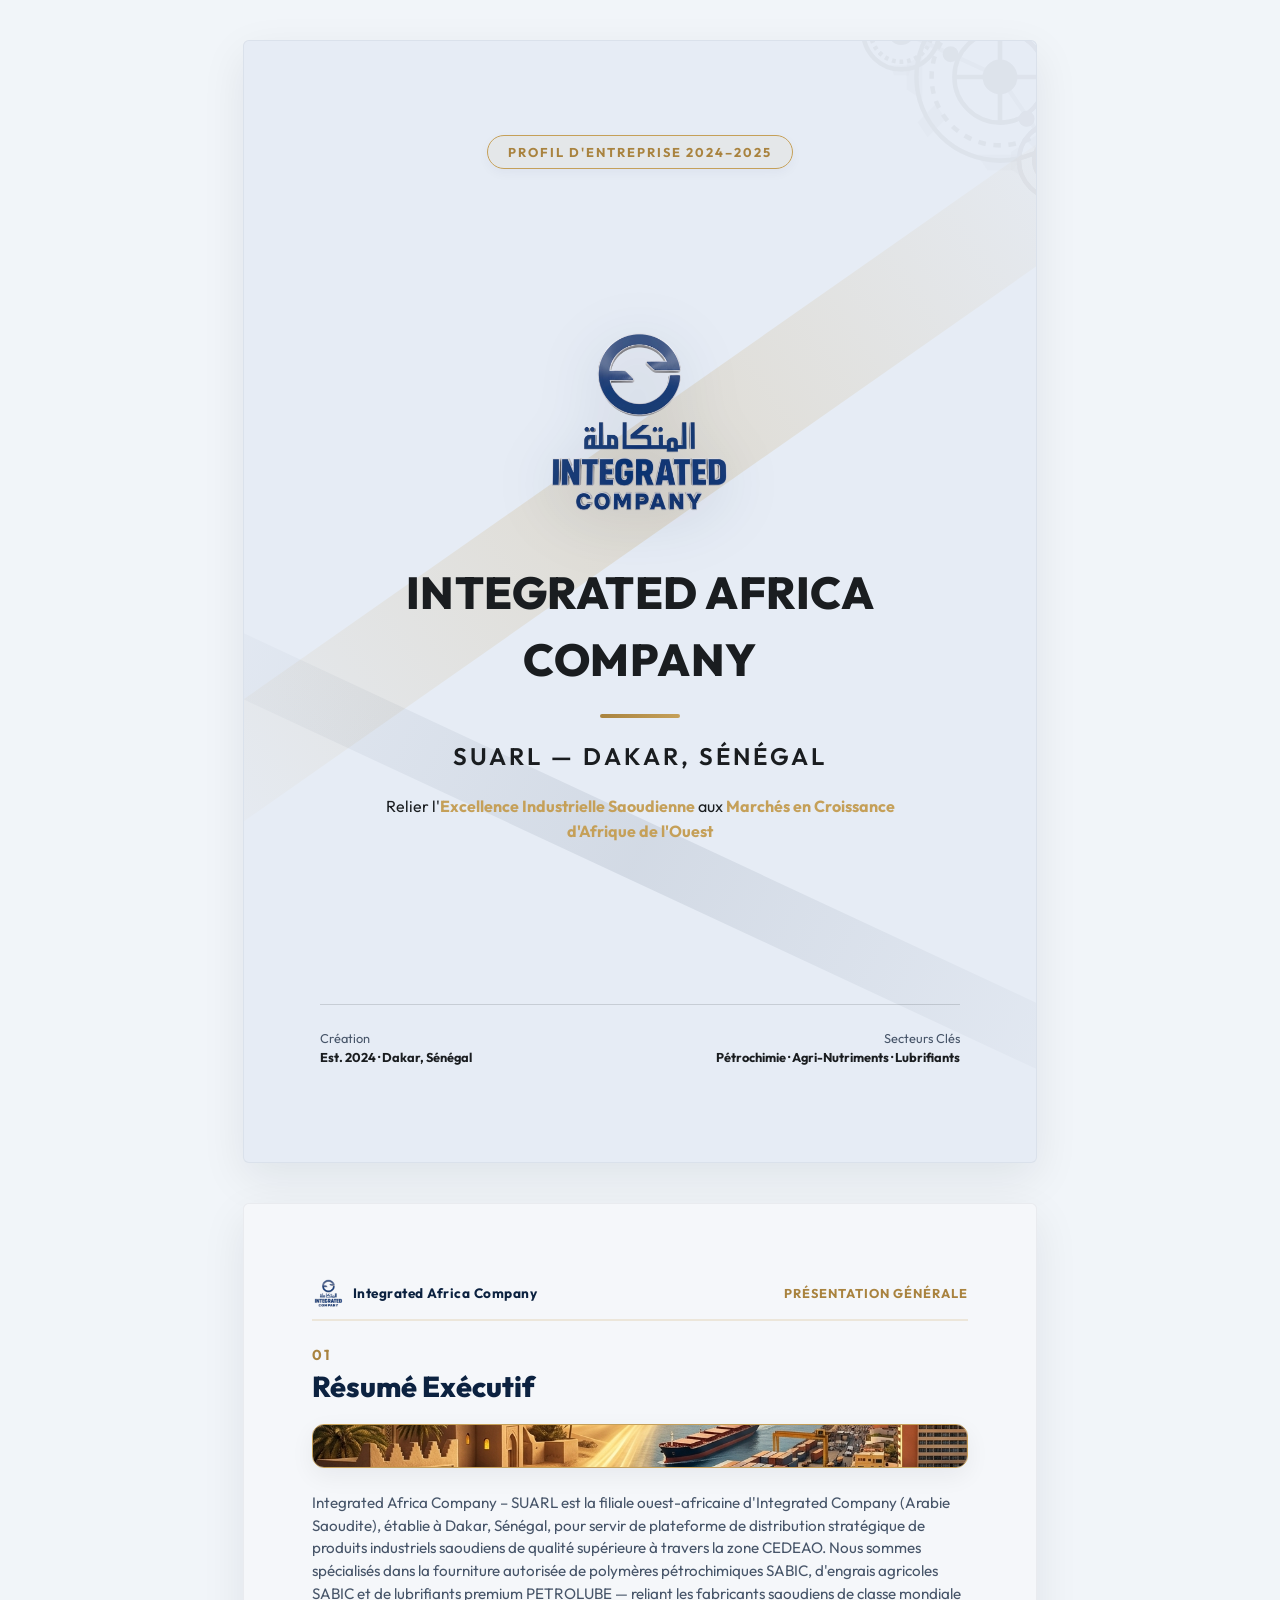
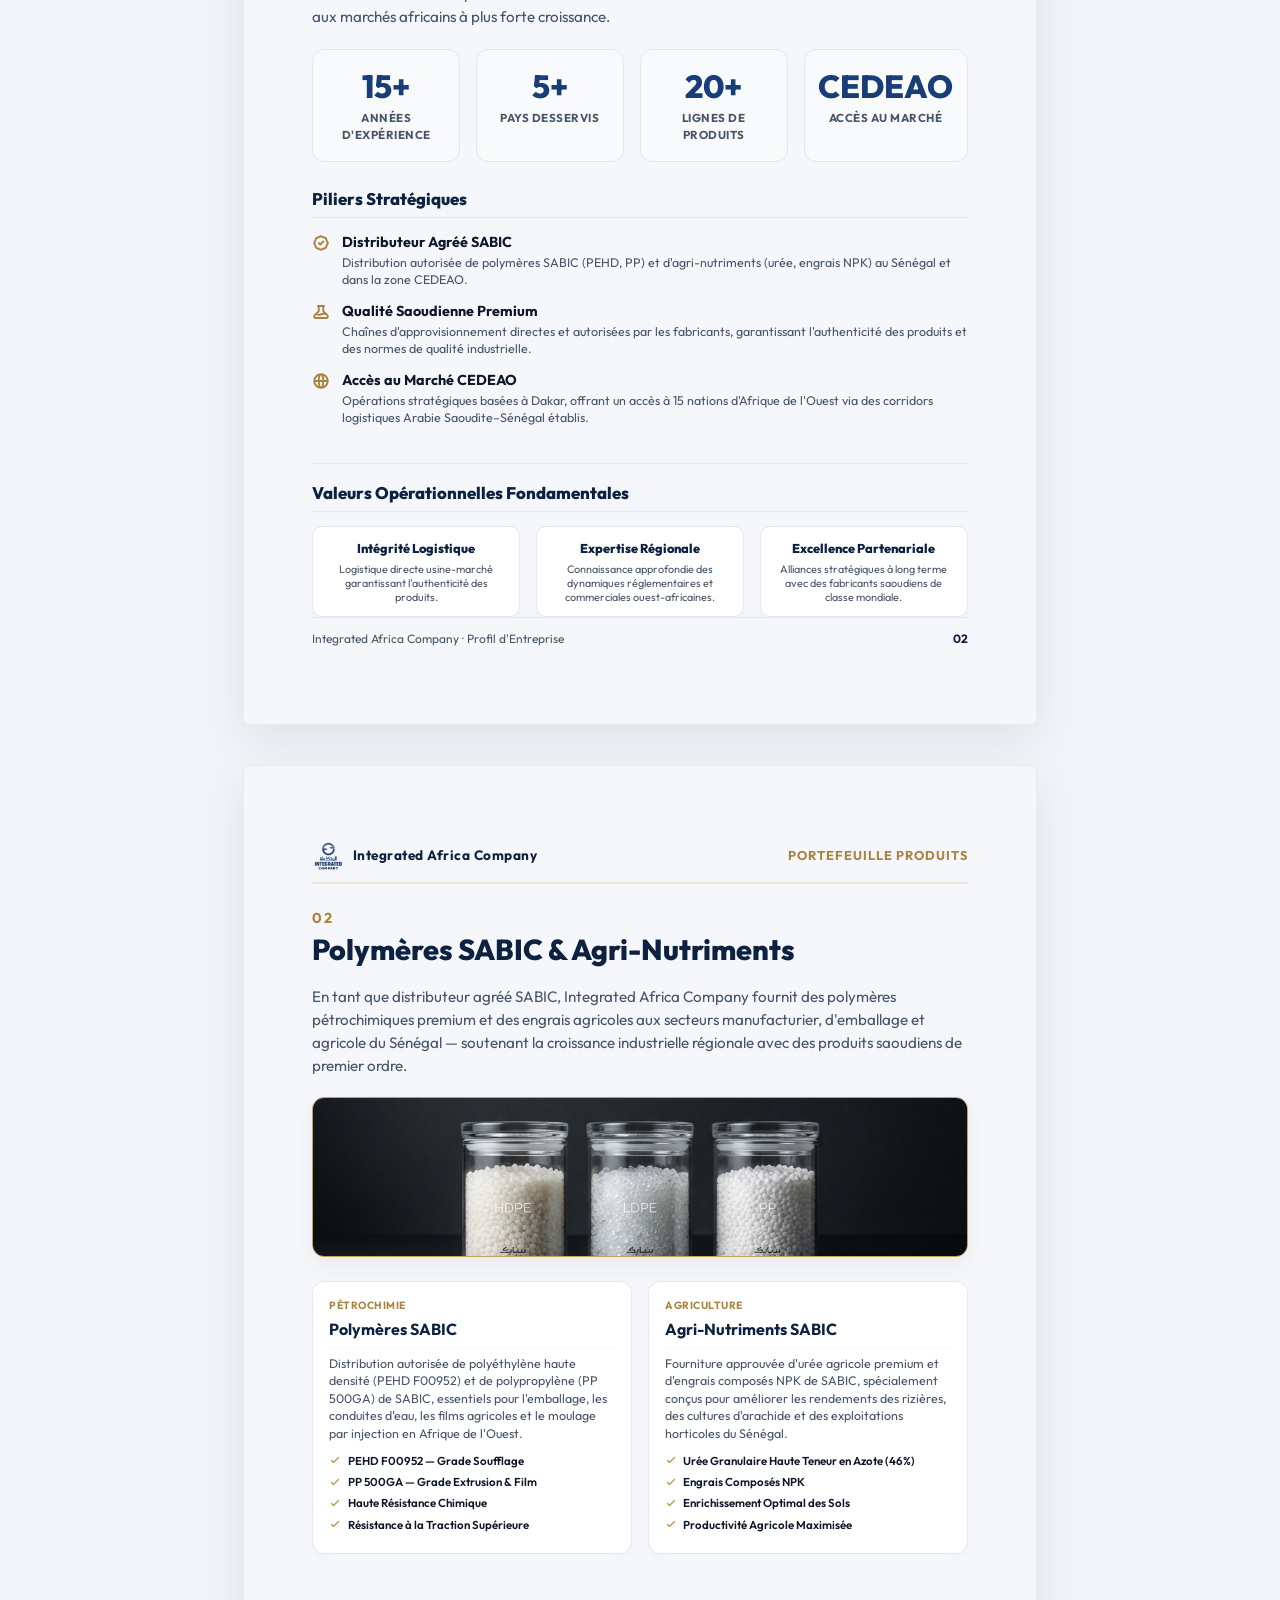
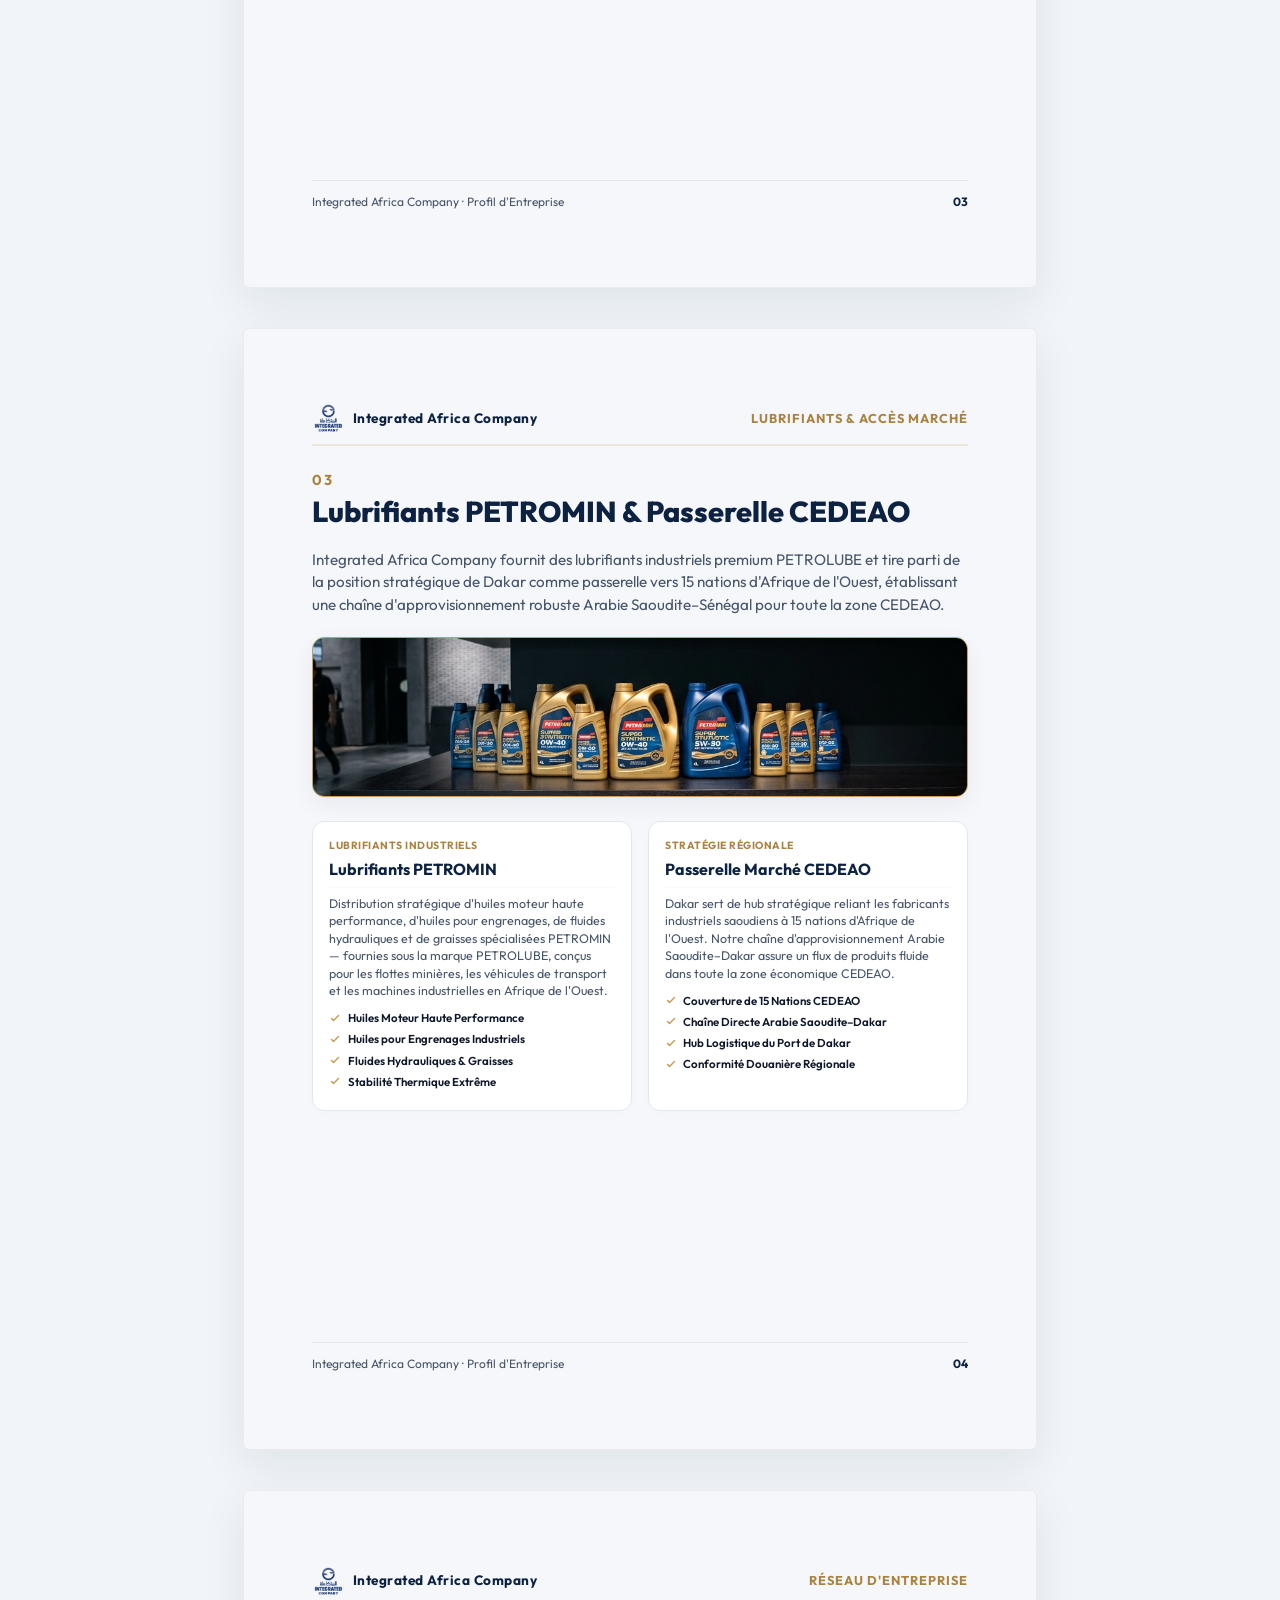
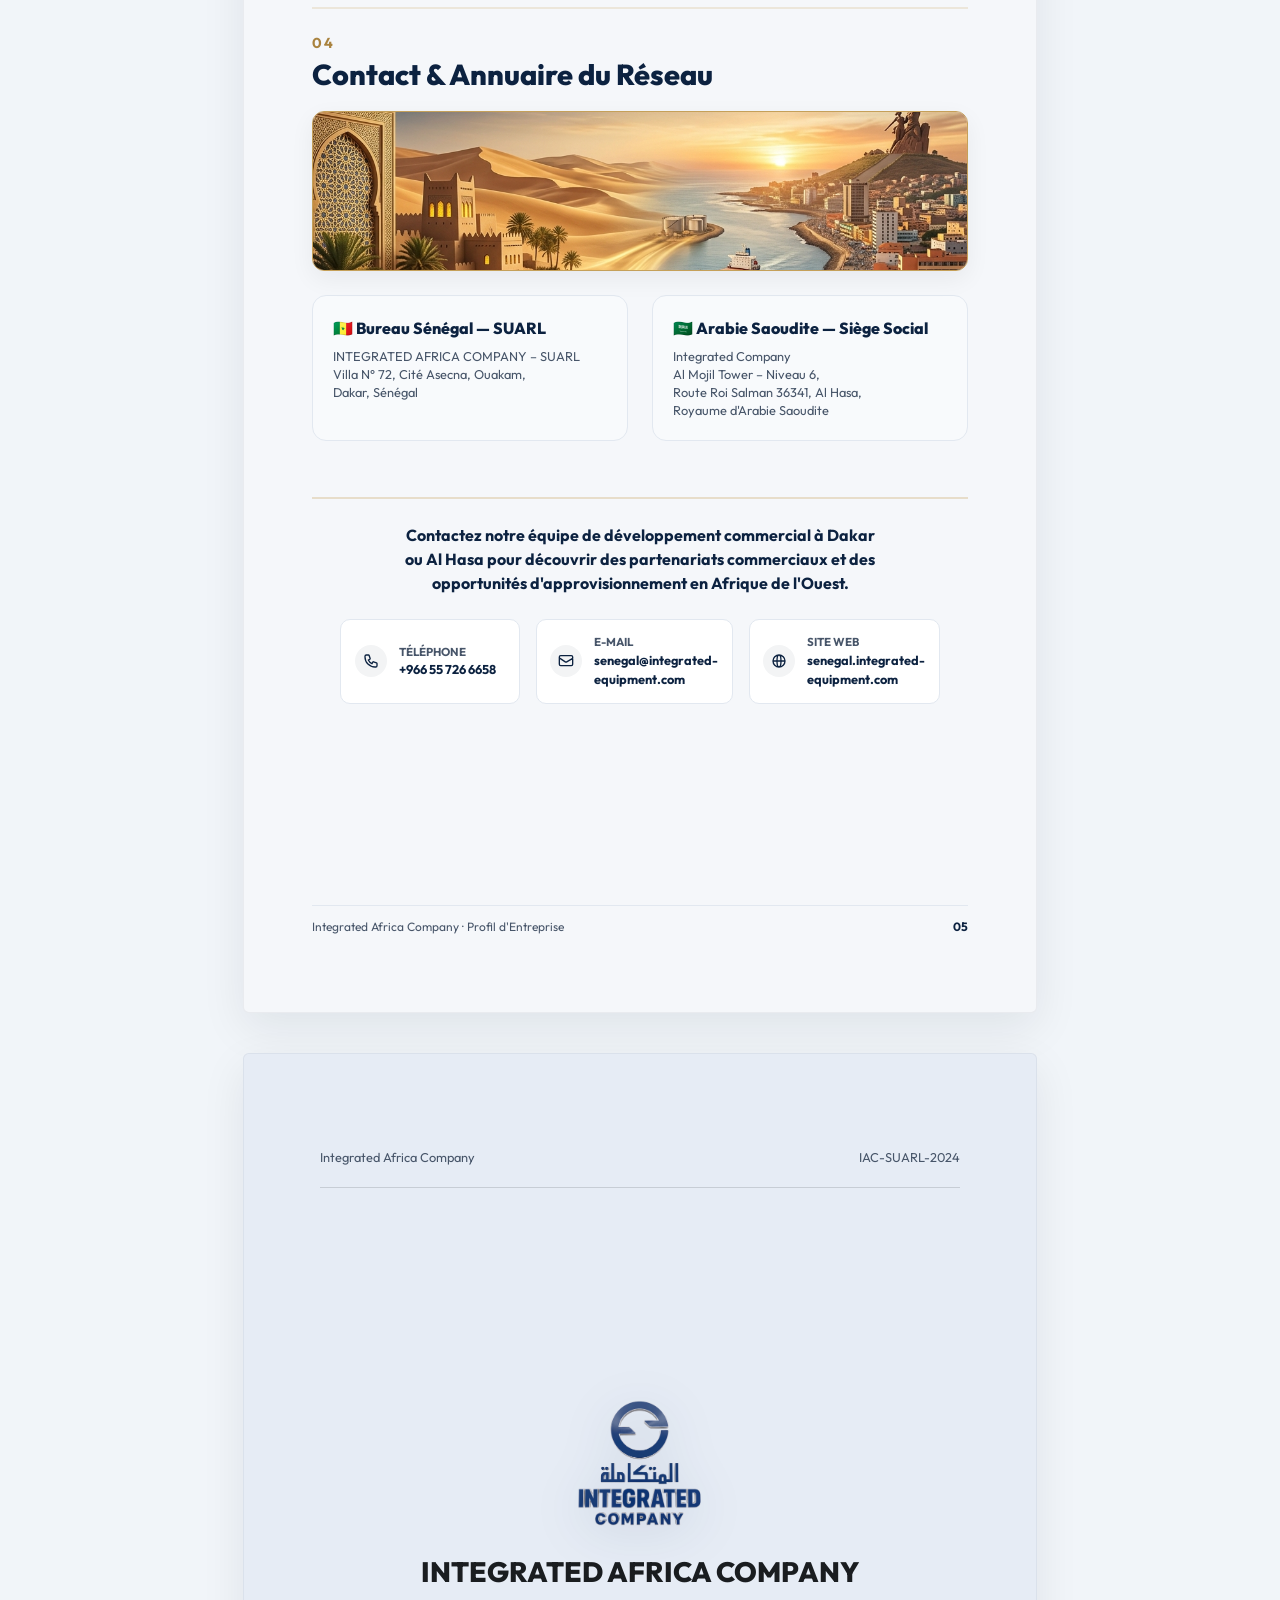
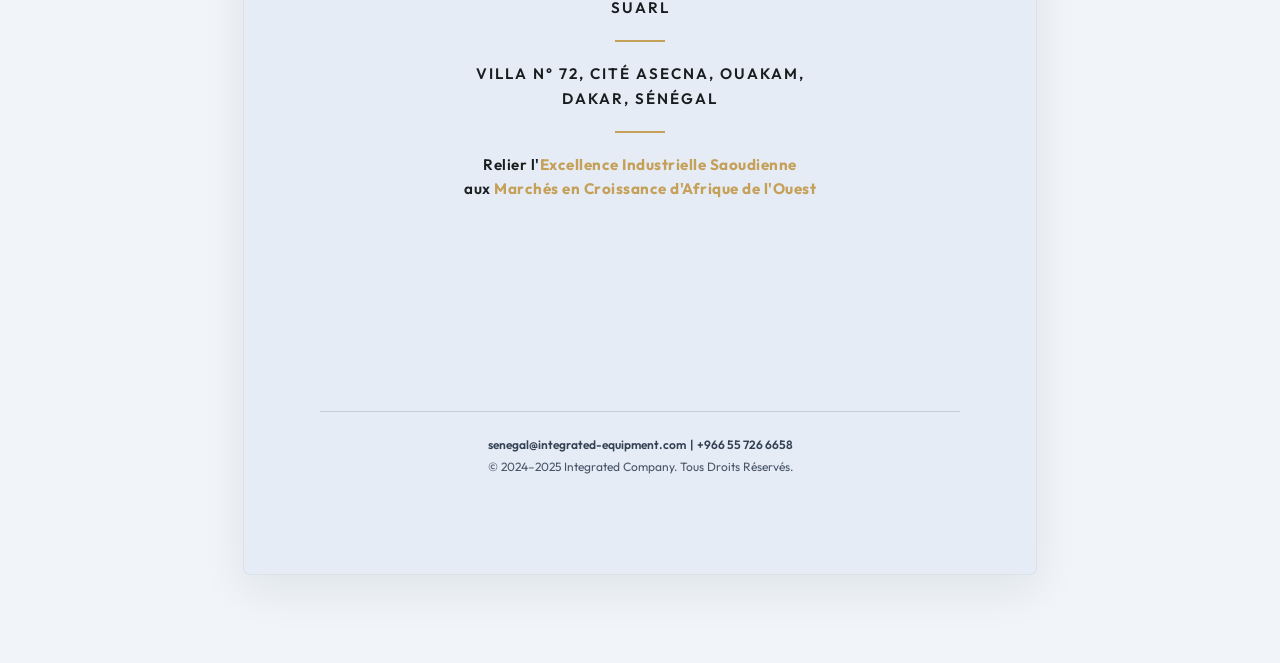
<file: Profile_Senegal_Fr.html>
<!DOCTYPE html>
<html lang="fr" dir="ltr">
<head>
  <meta charset="UTF-8">
  <meta name="viewport" content="width=device-width, initial-scale=1.0">
  <title>Profil d'Entreprise - Integrated Africa Company SUARL</title>
  
  <!-- Premium Fonts -->
  <link rel="preconnect" href="https://fonts.googleapis.com">
  <link rel="preconnect" href="https://fonts.gstatic.com" crossorigin>
  <link href="https://fonts.googleapis.com/css2?family=Cairo:wght@300;400;600;700;800&family=Outfit:wght@300;400;500;600;700;800&family=Inter:wght@300;400;500;600;700&display=swap" rel="stylesheet">
  
  <style>
    /* ==================== CORE DESIGN SYSTEM & VARIABLES ==================== */
    :root {
      --color-primary: #0c2240;
      --color-primary-light: #193d77;
      --color-accent-gold: #c5a059;
      --color-accent-gold-dark: #a9833f;
      --color-accent-gold-light: #e2c084;
      --color-text-dark: #0f172a;
      --color-text-muted: #475569;
      --color-bg-light: #f8fafc;
      --color-border: #e2e8f0;
      
      --font-en: 'Outfit', 'Inter', sans-serif;
      --font-ar: 'Cairo', sans-serif;
      
      --transition-fluid: all 0.4s cubic-bezier(0.16, 1, 0.3, 1);
    }

    /* Reset */
    *, *::before, *::after {
      box-sizing: border-box;
      margin: 0;
      padding: 0;
    }

    body {
      background: #f1f5f9;
      color: var(--color-text-dark);
      font-family: var(--font-en);
      line-height: 1.5;
      -webkit-font-smoothing: antialiased;
      padding-top: 0;
    }

    /* ==================== A4 BOOKLET PREVIEW LAYOUT ==================== */
    .profile-document {
      max-width: 210mm;
      margin: 0 auto;
      padding-bottom: 3rem;
    }

    .page-container {
      width: 210mm;
      height: 297mm;
      background: #f5f7fa;
      margin: 2.5rem auto;
      box-shadow: 0 15px 45px rgba(15, 23, 42, 0.08);
      border-radius: 6px;
      border: 1px solid rgba(15, 23, 42, 0.05);
      position: relative;
      box-sizing: border-box;
      padding: 20mm 18mm;
      overflow: hidden;
      display: flex;
      flex-direction: column;
      justify-content: space-between;
    }

    .page-header {
      display: flex;
      justify-content: space-between;
      align-items: center;
      border-bottom: 2px solid rgba(197, 160, 89, 0.2);
      padding-bottom: 0.75rem;
      margin-bottom: 1.5rem;
    }

    .header-logo {
      display: flex;
      align-items: center;
      gap: 0.5rem;
    }

    .header-logo img {
      height: 28px;
      width: auto;
    }

    .header-logo span {
      font-weight: 700;
      color: var(--color-primary);
      font-size: 0.85rem;
      letter-spacing: 0.5px;
    }

    .header-section-name {
      font-size: 0.8rem;
      font-weight: 700;
      color: var(--color-accent-gold-dark);
      text-transform: uppercase;
      letter-spacing: 1px;
    }

    .page-footer {
      display: flex;
      justify-content: space-between;
      align-items: center;
      border-top: 1px solid var(--color-border);
      padding-top: 0.75rem;
      font-size: 0.75rem;
      color: var(--color-text-muted);
      margin-top: auto;
    }

    .footer-page-number {
      font-weight: 700;
      color: var(--color-primary);
    }

    /* ==================== PAGE 1: FRONT COVER ==================== */
    .cover-page {
      background: #E6ECF5;
      padding: 0;
      color: #1A1D20;
      justify-content: center;
      align-items: center;
      position: relative;
    }

    .cover-top-accent {
      display: none;
    }

    .cover-gold-highlight {
      color: #c5a059;
      font-weight: 700;
    }

    .cover-body {
      width: 100%;
      height: 100%;
      padding: 25mm 20mm;
      display: flex;
      flex-direction: column;
      justify-content: space-between;
      align-items: center;
      position: relative;
      overflow: hidden;
    }

    .cover-body::before {
      content: '';
      position: absolute;
      width: 150%;
      height: 100px;
      background: linear-gradient(90deg, transparent, rgba(197, 160, 89, 0.22), transparent);
      top: 35%;
      left: -25%;
      transform: rotate(-35deg);
      pointer-events: none;
    }

    .cover-body::after {
      content: '';
      position: absolute;
      width: 150%;
      height: 60px;
      background: linear-gradient(90deg, transparent, rgba(12, 34, 64, 0.09), transparent);
      bottom: 25%;
      right: -25%;
      transform: rotate(25deg);
      pointer-events: none;
    }

    .cover-gears-decor {
      position: absolute;
      top: -40px;
      right: -40px;
      width: 380px;
      height: 380px;
      opacity: 0.04;
      color: #1A1D20;
      pointer-events: none;
      z-index: 1;
    }

    .cover-badge-top {
      border: 1px solid var(--color-accent-gold);
      background: rgba(197, 160, 89, 0.08);
      padding: 0.4rem 1.25rem;
      border-radius: 50px;
      font-size: 0.8rem;
      font-weight: 700;
      color: var(--color-accent-gold-dark);
      text-transform: uppercase;
      letter-spacing: 2px;
      text-align: center;
      box-shadow: 0 4px 12px rgba(12, 34, 64, 0.04);
      z-index: 10;
    }

    .cover-center {
      text-align: center;
      z-index: 10;
      margin: auto 0;
    }

    .cover-logo-box {
      margin-bottom: 2.5rem;
      display: inline-block;
    }

    .cover-logo-box img {
      height: 185px;
      width: auto;
      filter: drop-shadow(0 12px 30px rgba(12, 34, 64, 0.15));
      display: block;
    }

    .cover-title-brand {
      font-size: 2.8rem;
      font-weight: 800;
      color: #1A1D20;
      margin-bottom: 0.5rem;
      letter-spacing: 0.5px;
    }

    .cover-divider {
      width: 80px;
      height: 4px;
      background: linear-gradient(90deg, var(--color-accent-gold-dark), var(--color-accent-gold));
      margin: 1.25rem auto;
      border-radius: 2px;
    }

    .cover-subtitle {
      font-size: 1.5rem;
      font-weight: 600;
      color: #1A1D20;
      text-transform: uppercase;
      letter-spacing: 3px;
      margin-bottom: 1.25rem;
    }

    .cover-tagline {
      font-size: 1rem;
      color: #1A1D20;
      max-width: 520px;
      margin: 0 auto;
      line-height: 1.6;
      font-weight: 400;
    }

    .cover-bottom {
      width: 100%;
      display: flex;
      justify-content: space-between;
      align-items: flex-end;
      border-top: 1px solid rgba(26, 29, 32, 0.15);
      padding-top: 1.5rem;
      font-size: 0.8rem;
      color: #475569;
      z-index: 10;
    }

    .cover-meta {
      text-align: left;
      line-height: 1.5;
    }

    .cover-meta-right {
      text-align: right;
      line-height: 1.5;
    }

    .cover-meta-val {
      font-weight: 700;
      color: #1A1D20;
    }

    /* ==================== CONTENT LAYOUT ELEMENTS ==================== */
    .section-title-block {
      margin-bottom: 1.25rem;
    }

    .section-num {
      font-size: 0.9rem;
      font-weight: 700;
      color: var(--color-accent-gold-dark);
      text-transform: uppercase;
      letter-spacing: 1.5px;
      display: block;
      margin-bottom: 0.15rem;
    }

    .section-main-title {
      font-size: 1.8rem;
      font-weight: 800;
      color: var(--color-primary);
      line-height: 1.2;
    }

    .intro-paragraph {
      font-size: 0.95rem;
      color: var(--color-text-muted);
      line-height: 1.5;
      margin-bottom: 1.25rem;
    }

    .profile-photo-container {
      width: 100%;
      height: 160px;
      border-radius: 12px;
      overflow: hidden;
      border: 1px solid var(--color-accent-gold);
      box-shadow: 0 8px 25px rgba(15, 23, 42, 0.06);
      margin-bottom: 1.5rem;
      position: relative;
    }

    .profile-photo-container img {
      width: 100%;
      height: 100%;
      object-fit: cover;
      display: block;
    }

    .two-col-layout {
      display: grid;
      grid-template-columns: 1fr 1fr;
      gap: 2rem;
    }

    .stats-row {
      display: grid;
      grid-template-columns: repeat(4, 1fr);
      gap: 1rem;
      margin-bottom: 1.5rem;
    }

    .stat-card {
      background: var(--color-bg-light);
      border: 1px solid var(--color-border);
      border-radius: 12px;
      padding: 1.1rem 0.85rem;
      text-align: center;
    }

    .stat-val {
      font-size: 2rem;
      font-weight: 800;
      color: var(--color-primary-light);
      line-height: 1.2;
      margin-bottom: 0.2rem;
    }

    .stat-txt {
      font-size: 0.72rem;
      font-weight: 700;
      text-transform: uppercase;
      color: var(--color-text-muted);
      letter-spacing: 0.5px;
    }

    .pillars-block h4 {
      font-size: 1.05rem;
      font-weight: 800;
      color: var(--color-primary);
      margin-bottom: 0.85rem;
      border-bottom: 1px solid var(--color-border);
      padding-bottom: 0.4rem;
    }

    .pillars-list {
      list-style: none;
    }

    .pillars-list li {
      display: flex;
      align-items: flex-start;
      gap: 0.75rem;
      margin-bottom: 0.75rem;
    }

    .pillars-list li svg {
      color: var(--color-accent-gold-dark);
      flex-shrink: 0;
      margin-top: 0.15rem;
    }

    .pillar-details h5 {
      font-size: 0.9rem;
      font-weight: 700;
      color: var(--color-text-dark);
      margin-bottom: 0.1rem;
    }

    .pillar-details p {
      font-size: 0.78rem;
      color: var(--color-text-muted);
      line-height: 1.35;
    }

    /* ==================== SUPPLY GRID ==================== */
    .supply-grid {
      display: grid;
      grid-template-columns: 1fr 1fr;
      gap: 1rem;
    }

    .supply-card {
      border: 1px solid var(--color-border);
      border-radius: 12px;
      padding: 1rem;
      background: white;
      box-shadow: 0 4px 15px rgba(0, 0, 0, 0.01);
    }

    .supply-tag {
      font-size: 0.65rem;
      font-weight: 700;
      text-transform: uppercase;
      color: var(--color-accent-gold-dark);
      letter-spacing: 0.5px;
      display: block;
      margin-bottom: 0.2rem;
    }

    .supply-card h4 {
      font-size: 1rem;
      font-weight: 700;
      color: var(--color-primary);
      margin-bottom: 0.4rem;
      border-bottom: 1px solid var(--color-bg-light);
      padding-bottom: 0.4rem;
    }

    .supply-card p {
      font-size: 0.78rem;
      color: var(--color-text-muted);
      line-height: 1.4;
      margin-bottom: 0.6rem;
    }

    .supply-features {
      list-style: none;
    }

    .supply-features li {
      display: flex;
      align-items: center;
      gap: 0.4rem;
      font-size: 0.72rem;
      font-weight: 600;
      color: var(--color-text-dark);
      margin-bottom: 0.25rem;
    }

    .supply-features li svg {
      color: var(--color-accent-gold);
    }

    .supply-card-photo {
      width: 100%;
      height: 110px;
      border-radius: 8px;
      overflow: hidden;
      margin-bottom: 0.6rem;
      border: 1px solid var(--color-border);
    }
    .supply-card-photo img {
      width: 100%;
      height: 100%;
      object-fit: cover;
    }

    /* ==================== NETWORK & DIRECTORY ==================== */
    .network-container {
      display: grid;
      grid-template-columns: 1fr 1fr;
      gap: 1.5rem;
      margin-bottom: 2rem;
    }

    .network-card {
      border: 1px solid var(--color-border);
      border-radius: 14px;
      padding: 1.25rem;
      background: var(--color-bg-light);
    }

    .network-card h4 {
      font-size: 1rem;
      font-weight: 800;
      color: var(--color-primary);
      margin-bottom: 0.5rem;
    }

    .network-card p {
      font-size: 0.8rem;
      color: var(--color-text-muted);
      line-height: 1.4;
    }

    .closing-block {
      border-top: 2px solid rgba(197, 160, 89, 0.3);
      padding-top: 1.5rem;
      text-align: center;
      margin-top: 1.5rem;
    }

    .closing-text {
      font-size: 1rem;
      font-weight: 700;
      color: var(--color-primary);
      max-width: 480px;
      margin: 0 auto 1.5rem auto;
      line-height: 1.5;
    }

    .direct-channels-row {
      display: grid;
      grid-template-columns: 1fr 1fr 1fr;
      gap: 1rem;
      max-width: 600px;
      margin: 0 auto;
    }

    .direct-chan-item {
      background: white;
      border: 1px solid var(--color-border);
      padding: 0.85rem;
      border-radius: 10px;
      display: flex;
      align-items: center;
      gap: 0.75rem;
    }

    .direct-chan-icon {
      width: 32px;
      height: 32px;
      background: rgba(12, 34, 64, 0.05);
      border-radius: 50%;
      display: flex;
      align-items: center;
      justify-content: center;
      color: var(--color-primary);
      flex-shrink: 0;
    }

    .direct-chan-info {
      text-align: left;
    }

    .direct-chan-info h5 {
      font-size: 0.72rem;
      color: var(--color-text-muted);
      text-transform: uppercase;
    }

    .direct-chan-info p {
      font-size: 0.8rem;
      font-weight: 700;
      color: var(--color-primary);
    }

    .direct-chan-info a {
      color: inherit;
      text-decoration: none;
    }

    /* Back Cover */
    .back-cover-page {
      background: #E6ECF5;
      padding: 0;
      color: #1A1D20;
      justify-content: center;
      align-items: center;
      position: relative;
    }

    .back-cover-body {
      width: 100%;
      height: 100%;
      padding: 25mm 20mm;
      display: flex;
      flex-direction: column;
      justify-content: space-between;
      align-items: center;
      text-align: center;
      position: relative;
      overflow: hidden;
    }

    .back-top {
      width: 100%;
      display: flex;
      justify-content: space-between;
      border-bottom: 1px solid rgba(26, 29, 32, 0.15);
      padding-bottom: 1.25rem;
      font-size: 0.8rem;
      color: #475569;
      z-index: 10;
    }

    .back-center {
      margin: auto 0;
      z-index: 10;
      display: flex;
      flex-direction: column;
      align-items: center;
    }

    .back-logo-box {
      margin-bottom: 1.5rem;
    }

    .back-logo-box img {
      height: 130px;
      width: auto;
      filter: drop-shadow(0 10px 25px rgba(12, 34, 64, 0.12));
      display: block;
      margin: 0 auto;
    }

    .back-center h3 {
      font-size: 1.75rem;
      font-weight: 800;
      color: #1A1D20;
      margin-bottom: 0.25rem;
    }

    .back-center p {
      font-size: 0.95rem;
      color: #1A1D20;
      font-weight: 600;
      text-transform: uppercase;
      letter-spacing: 2px;
    }

    .back-seal {
      width: 50px;
      height: 2px;
      background: var(--color-accent-gold);
      margin: 1.25rem auto;
    }

    .back-meta-text {
      font-size: 0.85rem;
      color: #1A1D20;
      max-width: 380px;
      line-height: 1.6;
      margin: 0 auto;
      text-transform: uppercase;
      letter-spacing: 1.5px;
      font-weight: 500;
    }

    .back-bottom {
      font-size: 0.75rem;
      color: #475569;
      width: 100%;
      border-top: 1px solid rgba(26, 29, 32, 0.15);
      padding-top: 1.25rem;
      z-index: 10;
      text-align: center;
    }

    .back-bottom p {
      margin: 0.25rem 0;
    }

    .back-bottom p:first-child {
      font-weight: 600;
      color: #334155;
    }

    .values-block {
      margin-top: 1.5rem;
      border-top: 1px solid var(--color-border);
      padding-top: 1rem;
    }
    .values-block h4 {
      font-size: 1.05rem;
      font-weight: 800;
      color: var(--color-primary);
      margin-bottom: 0.85rem;
      border-bottom: 1px solid var(--color-border);
      padding-bottom: 0.4rem;
    }
    .values-row {
      display: grid;
      grid-template-columns: repeat(3, 1fr);
      gap: 1rem;
    }
    .value-card {
      background: white;
      border: 1px solid var(--color-border);
      border-radius: 10px;
      padding: 0.75rem;
      text-align: center;
      box-shadow: 0 4px 10px rgba(0, 0, 0, 0.01);
    }
    .value-card h5 {
      font-size: 0.8rem;
      font-weight: 800;
      color: var(--color-primary);
      margin-bottom: 0.25rem;
    }
    .value-card p {
      font-size: 0.68rem;
      color: var(--color-text-muted);
      line-height: 1.3;
    }

    /* ==================== PRINT STYLES ==================== */
    @media print {
      @page {
        size: A4 portrait;
        margin: 0;
      }

      body {
        background: white !important;
        color: #000000 !important;
        padding-top: 0 !important;
      }

      .profile-document {
        max-width: 100% !important;
        padding-bottom: 0 !important;
      }

      .page-container {
        margin: 0 !important;
        box-shadow: none !important;
        border-radius: 0 !important;
        border: none !important;
        page-break-after: always !important;
        break-after: page !important;
        width: 210mm !important;
        height: 297mm !important;
        padding: 20mm 18mm !important;
        overflow: hidden !important;
        background: #f5f7fa !important;
        -webkit-print-color-adjust: exact !important;
        print-color-adjust: exact !important;
      }

      .cover-page, .back-cover-page {
        background: #E6ECF5 !important;
        color: #1A1D20 !important;
        padding: 0 !important;
      }

      .cover-page *, .back-cover-page * {
        color: inherit !important;
      }

      .cover-title-brand, .back-center h3 {
        color: #1A1D20 !important;
      }

      .cover-subtitle, .back-center p {
        color: #1A1D20 !important;
      }

      .cover-tagline, .back-meta-text {
        color: #1A1D20 !important;
      }

      .cover-badge-top {
        color: var(--color-accent-gold-dark) !important;
        border-color: var(--color-accent-gold) !important;
        background: rgba(197, 160, 89, 0.08) !important;
      }

      .cover-bottom, .back-top, .back-bottom {
        color: #475569 !important;
        border-color: rgba(26, 29, 32, 0.15) !important;
      }

      .cover-meta-val {
        color: #1A1D20 !important;
      }

      .cover-body::before, .cover-body::after {
        opacity: 1 !important;
      }

      .cover-logo-box img, .back-logo-box img {
        filter: drop-shadow(0 12px 30px rgba(12, 34, 64, 0.15)) !important;
      }

      .cover-gears-decor {
        opacity: 0.05 !important;
        color: #1A1D20 !important;
      }
    }
  </style>
</head>
<body>

  <div class="profile-document">
    
    <!-- PAGE 1: COUVERTURE -->
    <div class="page-container cover-page">

      <div class="cover-body">
        <div class="cover-gears-decor" aria-hidden="true">
          <svg viewBox="0 0 100 100" xmlns="http://www.w3.org/2000/svg" fill="none" stroke="currentColor" stroke-width="1.2">
            <g transform="translate(80, 20)">
              <circle cx="0" cy="0" r="18" stroke-dasharray="2,2" />
              <circle cx="0" cy="0" r="22" />
              <circle cx="0" cy="0" r="12" />
              <path d="M -3,-24 L 3,-24 L 5,-21 L -5,-21 Z" fill="currentColor" opacity="0.3" />
              <path d="M -3,24 L 3,24 L 5,21 L -5,21 Z" fill="currentColor" opacity="0.3" />
              <path d="M -24,-3 L -24,3 L -21,5 L -21,-5 Z" fill="currentColor" opacity="0.3" />
              <path d="M 24,-3 L 24,3 L 21,5 L 21,-5 Z" fill="currentColor" opacity="0.3" />
              <path d="M -15,-19 L -11,-15 L -8,-17 L -12,-21 Z" fill="currentColor" opacity="0.3" />
              <path d="M 15,19 L 11,15 L 8,17 L 12,21 Z" fill="currentColor" opacity="0.3" />
              <path d="M -19,15 L -15,11 L -17,8 L -21,12 Z" fill="currentColor" opacity="0.3" />
              <path d="M 19,-15 L 15,-11 L 17,-8 L 21,-12 Z" fill="currentColor" opacity="0.3" />
              <path d="M-12 0 h24 M0 -12 v24" />
              <circle cx="0" cy="0" r="4" fill="currentColor" />
            </g>
            <g transform="translate(95, 42)">
              <circle cx="0" cy="0" r="10" />
              <circle cx="0" cy="0" r="6" />
              <path d="M -2,-11.5 L 2,-11.5 L 3,-10 L -3,-10 Z" fill="currentColor" opacity="0.3" />
              <path d="M -2,11.5 L 2,11.5 L 3,10 L -3,10 Z" fill="currentColor" opacity="0.3" />
              <path d="M -11.5,-2 L -11.5,2 L -10,3 L -10,-3 Z" fill="currentColor" opacity="0.3" />
              <path d="M 11.5,-2 L 11.5,2 L 10,3 L 10,-3 Z" fill="currentColor" opacity="0.3" />
              <path d="M-6 0 h12 M0 -6 v12" />
            </g>
            <g transform="translate(54, 8)">
              <circle cx="0" cy="0" r="8" stroke-dasharray="1,1" />
              <circle cx="0" cy="0" r="10" />
              <path d="M -1.5,-11 L 1.5,-11 L 2,-9.5 L -2,-9.5 Z" fill="currentColor" opacity="0.3" />
              <path d="M -1.5,11 L 1.5,11 L 2,9.5 L -2,9.5 Z" fill="currentColor" opacity="0.3" />
              <circle cx="0" cy="0" r="3" />
            </g>
            <path d="M 54 8 L 80 20 L 95 42" opacity="0.4" />
            <circle cx="67" cy="14" r="1.5" fill="currentColor" />
            <circle cx="87" cy="31" r="1.5" fill="currentColor" />
          </svg>
        </div>

        <span class="cover-badge-top">Profil d'Entreprise 2024–2025</span>
        
        <div class="cover-center">
          <div class="cover-logo-box">
            <img src="logo_nobg.png" alt="Logo Integrated Africa Company">
          </div>
          <h1 class="cover-title-brand">INTEGRATED AFRICA COMPANY</h1>
          <div class="cover-divider"></div>
          <h2 class="cover-subtitle">SUARL — DAKAR, SÉNÉGAL</h2>
          <p class="cover-tagline">Relier l'<span class="cover-gold-highlight">Excellence Industrielle Saoudienne</span> aux <span class="cover-gold-highlight">Marchés en Croissance d'Afrique de l'Ouest</span></p>
        </div>
        
        <div class="cover-bottom">
          <div class="cover-meta">
            <p>Création</p>
            <p class="cover-meta-val">Est. 2024 · Dakar, Sénégal</p>
          </div>
          <div class="cover-meta-right">
            <p>Secteurs Clés</p>
            <p class="cover-meta-val">Pétrochimie · Agri-Nutriments · Lubrifiants</p>
          </div>
        </div>
      </div>
    </div>
    
    <!-- PAGE 2: RÉSUMÉ EXÉCUTIF -->
    <div class="page-container">
      <header class="page-header">
        <div class="header-logo">
          <img src="logo_nobg.png" alt="Emblème">
          <span>Integrated Africa Company</span>
        </div>
        <span class="header-section-name">Présentation Générale</span>
      </header>
      
      <div class="section-title-block">
        <span class="section-num">01</span>
        <h2 class="section-main-title">Résumé Exécutif</h2>
      </div>
      
      <div class="profile-photo-container">
        <img src="hero_bg.png" alt="Opérations Integrated Africa Company">
      </div>
      
      <p class="intro-paragraph">
        Integrated Africa Company – SUARL est la filiale ouest-africaine d'Integrated Company (Arabie Saoudite), établie à Dakar, Sénégal, pour servir de plateforme de distribution stratégique de produits industriels saoudiens de qualité supérieure à travers la zone CEDEAO. Nous sommes spécialisés dans la fourniture autorisée de polymères pétrochimiques SABIC, d'engrais agricoles SABIC et de lubrifiants premium PETROLUBE — reliant les fabricants saoudiens de classe mondiale aux marchés africains à plus forte croissance.
      </p>
      
      <div class="stats-row">
        <div class="stat-card">
          <p class="stat-val">15+</p>
          <p class="stat-txt">Années d'Expérience</p>
        </div>
        <div class="stat-card">
          <p class="stat-val">5+</p>
          <p class="stat-txt">Pays Desservis</p>
        </div>
        <div class="stat-card">
          <p class="stat-val">20+</p>
          <p class="stat-txt">Lignes de Produits</p>
        </div>
        <div class="stat-card">
          <p class="stat-val">CEDEAO</p>
          <p class="stat-txt">Accès au Marché</p>
        </div>
      </div>
      
      <div class="pillars-block">
        <h4>Piliers Stratégiques</h4>
        <ul class="pillars-list">
          <li>
            <svg xmlns="http://www.w3.org/2000/svg" width="18" height="18" fill="none" viewBox="0 0 24 24" stroke="currentColor" stroke-width="2.5"><path stroke-linecap="round" stroke-linejoin="round" d="M9 12l2 2 4-4M7.835 4.697a3.42 3.42 0 001.946-.806 3.42 3.42 0 014.438 0 3.42 3.42 0 001.946.806 3.42 3.42 0 013.138 3.138 3.42 3.42 0 00.806 1.946 3.42 3.42 0 010 4.438 3.42 3.42 0 00-.806 1.946 3.42 3.42 0 01-3.138 3.138 3.42 3.42 0 00-1.946.806 3.42 3.42 0 01-4.438 0 3.42 3.42 0 00-1.946-.806 3.42 3.42 0 01-3.138-3.138 3.42 3.42 0 00-.806-1.946 3.42 3.42 0 010-4.438 3.42 3.42 0 00.806-1.946 3.42 3.42 0 013.138-3.138z"/></svg>
            <div class="pillar-details">
              <h5>Distributeur Agréé SABIC</h5>
              <p>Distribution autorisée de polymères SABIC (PEHD, PP) et d'agri-nutriments (urée, engrais NPK) au Sénégal et dans la zone CEDEAO.</p>
            </div>
          </li>
          <li>
            <svg xmlns="http://www.w3.org/2000/svg" width="18" height="18" fill="none" viewBox="0 0 24 24" stroke="currentColor" stroke-width="2.5"><path stroke-linecap="round" stroke-linejoin="round" d="M19.428 15.428a2 2 0 00-1.022-.547l-2.387-.477a6 6 0 00-3.86.517l-.318.158a6 6 0 01-3.86.517L6.05 15.21a2 2 0 00-1.806.547M8 4h8l-1 1v5.172a2 2 0 00.586 1.414l5 5c1.26 1.26.367 3.414-1.415 3.414H4.828c-1.782 0-2.674-2.154-1.414-3.414l5-5A2 2 0 009 9.172V5L8 4z"/></svg>
            <div class="pillar-details">
              <h5>Qualité Saoudienne Premium</h5>
              <p>Chaînes d'approvisionnement directes et autorisées par les fabricants, garantissant l'authenticité des produits et des normes de qualité industrielle.</p>
            </div>
          </li>
          <li>
            <svg xmlns="http://www.w3.org/2000/svg" width="18" height="18" fill="none" viewBox="0 0 24 24" stroke="currentColor" stroke-width="2.5"><path stroke-linecap="round" stroke-linejoin="round" d="M21 12a9 9 0 01-9 9m9-9a9 9 0 00-9-9m9 9H3m9 9a9 9 0 01-9-9m9 9c1.657 0 3-4.03 3-9s-1.343-9-3-9m0 18c-1.657 0-3-4.03-3-9s1.343-9 3-9m-9 9a9 9 0 019-9"/></svg>
            <div class="pillar-details">
              <h5>Accès au Marché CEDEAO</h5>
              <p>Opérations stratégiques basées à Dakar, offrant un accès à 15 nations d'Afrique de l'Ouest via des corridors logistiques Arabie Saoudite–Sénégal établis.</p>
            </div>
          </li>
        </ul>
      </div>

      <div class="values-block">
        <h4>Valeurs Opérationnelles Fondamentales</h4>
        <div class="values-row">
          <div class="value-card">
            <h5>Intégrité Logistique</h5>
            <p>Logistique directe usine-marché garantissant l'authenticité des produits.</p>
          </div>
          <div class="value-card">
            <h5>Expertise Régionale</h5>
            <p>Connaissance approfondie des dynamiques réglementaires et commerciales ouest-africaines.</p>
          </div>
          <div class="value-card">
            <h5>Excellence Partenariale</h5>
            <p>Alliances stratégiques à long terme avec des fabricants saoudiens de classe mondiale.</p>
          </div>
        </div>
      </div>
      
      <footer class="page-footer">
        <span>Integrated Africa Company · Profil d'Entreprise</span>
        <span class="footer-page-number">02</span>
      </footer>
    </div>
    
    <!-- PAGE 3: PRODUITS — Polymères SABIC & Agri-Nutriments -->
    <div class="page-container">
      <header class="page-header">
        <div class="header-logo">
          <img src="logo_nobg.png" alt="Emblème">
          <span>Integrated Africa Company</span>
        </div>
        <span class="header-section-name">Portefeuille Produits</span>
      </header>
      
      <div class="section-title-block">
        <span class="section-num">02</span>
        <h2 class="section-main-title">Polymères SABIC & Agri-Nutriments</h2>
      </div>
      
      <p class="intro-paragraph">
        En tant que distributeur agréé SABIC, Integrated Africa Company fournit des polymères pétrochimiques premium et des engrais agricoles aux secteurs manufacturier, d'emballage et agricole du Sénégal — soutenant la croissance industrielle régionale avec des produits saoudiens de premier ordre.
      </p>
      
      <div class="profile-photo-container">
        <img src="sabic_polymers.png" alt="Polymères et Produits SABIC">
      </div>
      
      <div class="supply-grid">
        <div class="supply-card">
          <span class="supply-tag">Pétrochimie</span>
          <h4>Polymères SABIC</h4>
          <p>Distribution autorisée de polyéthylène haute densité (PEHD F00952) et de polypropylène (PP 500GA) de SABIC, essentiels pour l'emballage, les conduites d'eau, les films agricoles et le moulage par injection en Afrique de l'Ouest.</p>
          <ul class="supply-features">
            <li><svg xmlns="http://www.w3.org/2000/svg" width="12" height="12" fill="none" viewBox="0 0 24 24" stroke="currentColor" stroke-width="3"><path stroke-linecap="round" stroke-linejoin="round" d="M5 13l4 4L19 7"/></svg><span>PEHD F00952 — Grade Soufflage</span></li>
            <li><svg xmlns="http://www.w3.org/2000/svg" width="12" height="12" fill="none" viewBox="0 0 24 24" stroke="currentColor" stroke-width="3"><path stroke-linecap="round" stroke-linejoin="round" d="M5 13l4 4L19 7"/></svg><span>PP 500GA — Grade Extrusion & Film</span></li>
            <li><svg xmlns="http://www.w3.org/2000/svg" width="12" height="12" fill="none" viewBox="0 0 24 24" stroke="currentColor" stroke-width="3"><path stroke-linecap="round" stroke-linejoin="round" d="M5 13l4 4L19 7"/></svg><span>Haute Résistance Chimique</span></li>
            <li><svg xmlns="http://www.w3.org/2000/svg" width="12" height="12" fill="none" viewBox="0 0 24 24" stroke="currentColor" stroke-width="3"><path stroke-linecap="round" stroke-linejoin="round" d="M5 13l4 4L19 7"/></svg><span>Résistance à la Traction Supérieure</span></li>
          </ul>
        </div>
        
        <div class="supply-card">
          <span class="supply-tag">Agriculture</span>
          <h4>Agri-Nutriments SABIC</h4>
          <p>Fourniture approuvée d'urée agricole premium et d'engrais composés NPK de SABIC, spécialement conçus pour améliorer les rendements des rizières, des cultures d'arachide et des exploitations horticoles du Sénégal.</p>
          <ul class="supply-features">
            <li><svg xmlns="http://www.w3.org/2000/svg" width="12" height="12" fill="none" viewBox="0 0 24 24" stroke="currentColor" stroke-width="3"><path stroke-linecap="round" stroke-linejoin="round" d="M5 13l4 4L19 7"/></svg><span>Urée Granulaire Haute Teneur en Azote (46%)</span></li>
            <li><svg xmlns="http://www.w3.org/2000/svg" width="12" height="12" fill="none" viewBox="0 0 24 24" stroke="currentColor" stroke-width="3"><path stroke-linecap="round" stroke-linejoin="round" d="M5 13l4 4L19 7"/></svg><span>Engrais Composés NPK</span></li>
            <li><svg xmlns="http://www.w3.org/2000/svg" width="12" height="12" fill="none" viewBox="0 0 24 24" stroke="currentColor" stroke-width="3"><path stroke-linecap="round" stroke-linejoin="round" d="M5 13l4 4L19 7"/></svg><span>Enrichissement Optimal des Sols</span></li>
            <li><svg xmlns="http://www.w3.org/2000/svg" width="12" height="12" fill="none" viewBox="0 0 24 24" stroke="currentColor" stroke-width="3"><path stroke-linecap="round" stroke-linejoin="round" d="M5 13l4 4L19 7"/></svg><span>Productivité Agricole Maximisée</span></li>
          </ul>
        </div>
      </div>
      
      <footer class="page-footer">
        <span>Integrated Africa Company · Profil d'Entreprise</span>
        <span class="footer-page-number">03</span>
      </footer>
    </div>
    
    <!-- PAGE 4: PRODUITS — Lubrifiants PETROLUBE & Passerelle CEDEAO -->
    <div class="page-container">
      <header class="page-header">
        <div class="header-logo">
          <img src="logo_nobg.png" alt="Emblème">
          <span>Integrated Africa Company</span>
        </div>
        <span class="header-section-name">Lubrifiants & Accès Marché</span>
      </header>
      
      <div class="section-title-block">
        <span class="section-num">03</span>
        <h2 class="section-main-title">Lubrifiants PETROMIN & Passerelle CEDEAO</h2>
      </div>
      
      <p class="intro-paragraph">
        Integrated Africa Company fournit des lubrifiants industriels premium PETROLUBE et tire parti de la position stratégique de Dakar comme passerelle vers 15 nations d'Afrique de l'Ouest, établissant une chaîne d'approvisionnement robuste Arabie Saoudite–Sénégal pour toute la zone CEDEAO.
      </p>
      
      <div class="profile-photo-container">
        <img src="petromin_oils.png" alt="Produits Lubrifiants PETROMIN">
      </div>
      
      <div class="supply-grid">
        <div class="supply-card">
          <span class="supply-tag">Lubrifiants Industriels</span>
          <h4>Lubrifiants PETROMIN</h4>
          <p>Distribution stratégique d'huiles moteur haute performance, d'huiles pour engrenages, de fluides hydrauliques et de graisses spécialisées PETROMIN — fournies sous la marque PETROLUBE, conçus pour les flottes minières, les véhicules de transport et les machines industrielles en Afrique de l'Ouest.</p>
          <ul class="supply-features">
            <li><svg xmlns="http://www.w3.org/2000/svg" width="12" height="12" fill="none" viewBox="0 0 24 24" stroke="currentColor" stroke-width="3"><path stroke-linecap="round" stroke-linejoin="round" d="M5 13l4 4L19 7"/></svg><span>Huiles Moteur Haute Performance</span></li>
            <li><svg xmlns="http://www.w3.org/2000/svg" width="12" height="12" fill="none" viewBox="0 0 24 24" stroke="currentColor" stroke-width="3"><path stroke-linecap="round" stroke-linejoin="round" d="M5 13l4 4L19 7"/></svg><span>Huiles pour Engrenages Industriels</span></li>
            <li><svg xmlns="http://www.w3.org/2000/svg" width="12" height="12" fill="none" viewBox="0 0 24 24" stroke="currentColor" stroke-width="3"><path stroke-linecap="round" stroke-linejoin="round" d="M5 13l4 4L19 7"/></svg><span>Fluides Hydrauliques & Graisses</span></li>
            <li><svg xmlns="http://www.w3.org/2000/svg" width="12" height="12" fill="none" viewBox="0 0 24 24" stroke="currentColor" stroke-width="3"><path stroke-linecap="round" stroke-linejoin="round" d="M5 13l4 4L19 7"/></svg><span>Stabilité Thermique Extrême</span></li>
          </ul>
        </div>
        
        <div class="supply-card">
          <span class="supply-tag">Stratégie Régionale</span>
          <h4>Passerelle Marché CEDEAO</h4>
          <p>Dakar sert de hub stratégique reliant les fabricants industriels saoudiens à 15 nations d'Afrique de l'Ouest. Notre chaîne d'approvisionnement Arabie Saoudite–Dakar assure un flux de produits fluide dans toute la zone économique CEDEAO.</p>
          <ul class="supply-features">
            <li><svg xmlns="http://www.w3.org/2000/svg" width="12" height="12" fill="none" viewBox="0 0 24 24" stroke="currentColor" stroke-width="3"><path stroke-linecap="round" stroke-linejoin="round" d="M5 13l4 4L19 7"/></svg><span>Couverture de 15 Nations CEDEAO</span></li>
            <li><svg xmlns="http://www.w3.org/2000/svg" width="12" height="12" fill="none" viewBox="0 0 24 24" stroke="currentColor" stroke-width="3"><path stroke-linecap="round" stroke-linejoin="round" d="M5 13l4 4L19 7"/></svg><span>Chaîne Directe Arabie Saoudite–Dakar</span></li>
            <li><svg xmlns="http://www.w3.org/2000/svg" width="12" height="12" fill="none" viewBox="0 0 24 24" stroke="currentColor" stroke-width="3"><path stroke-linecap="round" stroke-linejoin="round" d="M5 13l4 4L19 7"/></svg><span>Hub Logistique du Port de Dakar</span></li>
            <li><svg xmlns="http://www.w3.org/2000/svg" width="12" height="12" fill="none" viewBox="0 0 24 24" stroke="currentColor" stroke-width="3"><path stroke-linecap="round" stroke-linejoin="round" d="M5 13l4 4L19 7"/></svg><span>Conformité Douanière Régionale</span></li>
          </ul>
        </div>
      </div>
      
      <footer class="page-footer">
        <span>Integrated Africa Company · Profil d'Entreprise</span>
        <span class="footer-page-number">04</span>
      </footer>
    </div>
    
    <!-- PAGE 5: CONTACT & RÉSEAU -->
    <div class="page-container">
      <header class="page-header">
        <div class="header-logo">
          <img src="logo_nobg.png" alt="Emblème">
          <span>Integrated Africa Company</span>
        </div>
        <span class="header-section-name">Réseau d'Entreprise</span>
      </header>
      
      <div class="section-title-block">
        <span class="section-num">04</span>
        <h2 class="section-main-title">Contact & Annuaire du Réseau</h2>
      </div>
      
      <div class="profile-photo-container">
        <img src="hero_bg.png" alt="Opérations Dakar Sénégal" style="object-position: center 30%;">
      </div>
      
      <div class="network-container">
        <div class="network-card">
          <h4>🇸🇳 Bureau Sénégal — SUARL</h4>
          <p>INTEGRATED AFRICA COMPANY – SUARL<br>Villa N° 72, Cité Asecna, Ouakam,<br>Dakar, Sénégal</p>
        </div>
        <div class="network-card">
          <h4>🇸🇦 Arabie Saoudite — Siège Social</h4>
          <p>Integrated Company<br>Al Mojil Tower – Niveau 6,<br>Route Roi Salman 36341, Al Hasa,<br>Royaume d'Arabie Saoudite</p>
        </div>
      </div>
      
      <div class="closing-block">
        <p class="closing-text">Contactez notre équipe de développement commercial à Dakar ou Al Hasa pour découvrir des partenariats commerciaux et des opportunités d'approvisionnement en Afrique de l'Ouest.</p>
        
        <div class="direct-channels-row">
          <div class="direct-chan-item">
            <div class="direct-chan-icon">
              <svg xmlns="http://www.w3.org/2000/svg" width="16" height="16" fill="none" viewBox="0 0 24 24" stroke="currentColor" stroke-width="2"><path stroke-linecap="round" stroke-linejoin="round" d="M3 5a2 2 0 012-2h3.28a1 1 0 01.948.684l1.498 4.493a1 1 0 01-.502 1.21l-2.257 1.13a11.042 11.042 0 005.516 5.516l1.13-2.257a1 1 0 011.21-.502l4.493 1.498a1 1 0 01.684.949V19a2 2 0 01-2 2h-1C9.716 21 3 14.284 3 6V5z"/></svg>
            </div>
            <div class="direct-chan-info">
              <h5>Téléphone</h5>
              <p dir="ltr"><a href="tel:+966557266658">+966 55 726 6658</a></p>
            </div>
          </div>
          <div class="direct-chan-item">
            <div class="direct-chan-icon">
              <svg xmlns="http://www.w3.org/2000/svg" width="16" height="16" fill="none" viewBox="0 0 24 24" stroke="currentColor" stroke-width="2"><path stroke-linecap="round" stroke-linejoin="round" d="M3 8l7.89 5.26a2 2 0 002.22 0L22 8m-2 11H4a2 2 0 01-2-2V6a2 2 0 012-2h16a2 2 0 012 2v11a2 2 0 01-2 2z"/></svg>
            </div>
            <div class="direct-chan-info">
              <h5>E-mail</h5>
              <p><a href="mailto:senegal@integrated-equipment.com">senegal@integrated-equipment.com</a></p>
            </div>
          </div>
          <div class="direct-chan-item">
            <div class="direct-chan-icon">
              <svg xmlns="http://www.w3.org/2000/svg" width="16" height="16" fill="none" viewBox="0 0 24 24" stroke="currentColor" stroke-width="2"><path stroke-linecap="round" stroke-linejoin="round" d="M21 12a9 9 0 01-9 9m9-9a9 9 0 00-9-9m9 9H3m9 9a9 9 0 01-9-9m9 9c1.657 0 3-4.03 3-9s-1.343-9-3-9m0 18c-1.657 0-3-4.03-3-9s1.343-9 3-9m-9 9a9 9 0 019-9"/></svg>
            </div>
            <div class="direct-chan-info">
              <h5>Site Web</h5>
              <p><a href="https://senegal.integrated-equipment.com">senegal.integrated-equipment.com</a></p>
            </div>
          </div>
        </div>
      </div>
      
      <footer class="page-footer">
        <span>Integrated Africa Company · Profil d'Entreprise</span>
        <span class="footer-page-number">05</span>
      </footer>
    </div>
    
    <!-- PAGE 6: QUATRIÈME DE COUVERTURE -->
    <div class="page-container back-cover-page">
      <div class="back-cover-body">
        <div class="back-top">
          <span>Integrated Africa Company</span>
          <span>IAC-SUARL-2024</span>
        </div>
        
        <div class="back-center">
          <div class="back-logo-box">
            <img src="logo_nobg.png" alt="Logo Integrated Africa Company">
          </div>
          <h3>INTEGRATED AFRICA COMPANY</h3>
          <p>SUARL</p>
          <div class="back-seal"></div>
          <p class="back-meta-text">Villa N° 72, Cité Asecna, Ouakam,<br>Dakar, Sénégal</p>
          <div class="back-seal"></div>
          <p class="back-meta-text" style="text-transform: none; letter-spacing: 0.5px;">Relier l'<span class="cover-gold-highlight">Excellence Industrielle Saoudienne</span><br>aux <span class="cover-gold-highlight">Marchés en Croissance d'Afrique de l'Ouest</span></p>
        </div>
        
        <div class="back-bottom">
          <p>senegal@integrated-equipment.com &nbsp;|&nbsp; +966 55 726 6658</p>
          <p>&copy; 2024–2025 Integrated Company. Tous Droits Réservés.</p>
        </div>
      </div>
    </div>
    
  </div>

</body>
</html>
</file>
<file: style.css>
/* ============================================================
   INTEGRATED COMPANY — SENEGAL SUBDOMAIN
   Premium Glassmorphism Stylesheet
   Version 2.0 | 2026
   ============================================================ */

/* ─────────────────────────────────────────────────────────────
   § 0  GOOGLE FONTS
   ───────────────────────────────────────────────────────────── */
@import url('https://fonts.googleapis.com/css2?family=Cairo:wght@400;500;600;700;800&family=Inter:wght@400;500;600;700&family=Outfit:wght@400;500;600;700;800&display=swap');

/* ─────────────────────────────────────────────────────────────
   § 1  CSS CUSTOM PROPERTIES (DESIGN TOKENS)
   ───────────────────────────────────────────────────────────── */
:root {
  /* ── Brand Palette ── */
  --primary:             hsl(216, 65%, 28%);
  --primary-light:       hsl(216, 75%, 42%);
  --primary-dark:        hsl(216, 85%, 15%);
  --accent-gold:         hsl(38, 85%, 48%);
  --accent-gold-light:   hsl(38, 95%, 55%);
  --senegal-green:       hsl(145, 60%, 38%);
  --senegal-green-light: hsl(145, 55%, 48%);

  /* ── Neutrals ── */
  --bg-base:             #f0f4f8;
  --text-dark:           #0f172a;
  --text-body:           #334155;
  --text-gray:           #475569;
  --text-light-gray:     #94a3b8;

  /* ── Glass Tokens ── */
  --glass-bg:            rgba(255, 255, 255, 0.45);
  --glass-bg-hover:      rgba(255, 255, 255, 0.70);
  --glass-border:        rgba(255, 255, 255, 0.55);
  --glass-border-hover:  rgba(25, 61, 119, 0.22);
  --glass-blur:          18px;
  --glass-radius:        20px;

  /* ── Typography ── */
  --font-en:             'Outfit', 'Inter', sans-serif;
  --font-ar:             'Cairo', sans-serif;
  --font-body:           'Inter', 'Outfit', sans-serif;

  /* ── Transitions ── */
  --transition-fluid:    all 0.6s cubic-bezier(0.16, 1, 0.3, 1);
  --transition-snap:     all 0.25s cubic-bezier(0.4, 0, 0.2, 1);

  /* ── Shadows ── */
  --shadow-sm:           0 2px 8px rgba(15, 23, 42, 0.06);
  --shadow-md:           0 8px 24px rgba(15, 23, 42, 0.08);
  --shadow-lg:           0 16px 48px rgba(15, 23, 42, 0.12);
  --shadow-glow-primary: 0 8px 32px rgba(25, 61, 119, 0.18);
  --shadow-glow-gold:    0 8px 32px rgba(212, 160, 23, 0.18);
  --shadow-glow-green:   0 8px 32px rgba(36, 140, 80, 0.15);

  /* ── Layout ── */
  --container-max:       1280px;
  --nav-height:          85px;
  --nav-height-scrolled: 70px;
}

/* ─────────────────────────────────────────────────────────────
   § 2  GLOBAL RESET & BASE
   ───────────────────────────────────────────────────────────── */
*,
*::before,
*::after {
  margin: 0;
  padding: 0;
  box-sizing: border-box;
}

html {
  scroll-behavior: smooth;
  -webkit-text-size-adjust: 100%;
  -moz-text-size-adjust: 100%;
  text-size-adjust: 100%;
}

body {
  font-family: var(--font-en);
  font-size: 1rem;
  line-height: 1.7;
  color: var(--text-body);
  background-color: var(--bg-base);
  -webkit-font-smoothing: antialiased;
  -moz-osx-font-smoothing: grayscale;
  text-rendering: optimizeLegibility;
  overflow-x: hidden;
  min-height: 100vh;
}

img {
  max-width: 100%;
  height: auto;
  display: block;
}

a {
  text-decoration: none;
  color: inherit;
  transition: var(--transition-snap);
}

ul,
ol {
  list-style: none;
}

button {
  cursor: pointer;
  border: none;
  outline: none;
  background: none;
  font-family: inherit;
}

input,
textarea,
select {
  font-family: inherit;
  font-size: inherit;
  outline: none;
}

/* ─────────────────────────────────────────────────────────────
   § 2a  SKIP LINK (Accessibility)
   ───────────────────────────────────────────────────────────── */
.skip-link {
  position: fixed;
  top: -100%;
  left: 1rem;
  z-index: 10000;
  padding: 0.75rem 1.5rem;
  background: var(--primary);
  color: #fff;
  font-weight: 700;
  font-size: 0.95rem;
  border-radius: 0 0 10px 10px;
  transition: top 0.3s ease;
}

.skip-link:focus {
  top: 0;
}

/* ─────────────────────────────────────────────────────────────
   § 2b  CUSTOM SCROLLBAR
   ───────────────────────────────────────────────────────────── */

/* Webkit (Chrome, Edge, Safari) */
::-webkit-scrollbar {
  width: 10px;
}

::-webkit-scrollbar-track {
  background: var(--bg-base);
}

::-webkit-scrollbar-thumb {
  background: linear-gradient(180deg, var(--primary-light), var(--primary));
  border-radius: 10px;
  border: 2px solid var(--bg-base);
}

::-webkit-scrollbar-thumb:hover {
  background: linear-gradient(180deg, var(--primary), var(--primary-dark));
}

/* Firefox */
* {
  scrollbar-width: thin;
  scrollbar-color: var(--primary-light) var(--bg-base);
}

/* ─────────────────────────────────────────────────────────────
   § 2c  SELECTION
   ───────────────────────────────────────────────────────────── */
::selection {
  background: var(--primary);
  color: #fff;
}

::-moz-selection {
  background: var(--primary);
  color: #fff;
}

/* ─────────────────────────────────────────────────────────────
   § 3  FLOATING GLOW BACKDROPS
   ───────────────────────────────────────────────────────────── */
.glow-backdrop {
  position: fixed;
  border-radius: 50%;
  pointer-events: none;
  z-index: -1;
  opacity: 0.45;
  filter: blur(80px);
}

.glow-backdrop--navy {
  width: 550px;
  height: 550px;
  background: radial-gradient(circle, var(--primary-light) 0%, transparent 70%);
  top: -10%;
  left: -8%;
  animation: floatGlow 25s ease-in-out infinite alternate;
}

.glow-backdrop--gold {
  width: 480px;
  height: 480px;
  background: radial-gradient(circle, var(--accent-gold-light) 0%, transparent 70%);
  bottom: -10%;
  right: -8%;
  animation: floatGlow 30s ease-in-out infinite alternate-reverse;
}

.glow-backdrop--green {
  width: 400px;
  height: 400px;
  background: radial-gradient(circle, var(--senegal-green-light) 0%, transparent 70%);
  top: 40%;
  right: 20%;
  opacity: 0.25;
  animation: floatGlow 28s ease-in-out infinite alternate;
}

/* ─────────────────────────────────────────────────────────────
   § 4  CONTAINER
   ───────────────────────────────────────────────────────────── */
.container {
  width: 100%;
  max-width: var(--container-max);
  margin: 0 auto;
  padding: 0 1.5rem;
}

/* ─────────────────────────────────────────────────────────────
   § 5  GLASS NAVBAR
   ───────────────────────────────────────────────────────────── */
.navbar {
  position: fixed;
  top: 0;
  left: 0;
  width: 100%;
  z-index: 1000;
  background: rgba(240, 244, 248, 0.6);
  backdrop-filter: blur(20px);
  -webkit-backdrop-filter: blur(20px);
  border-bottom: 1px solid rgba(255, 255, 255, 0.5);
  transition: var(--transition-fluid);
}

.navbar.scrolled {
  background: rgba(240, 244, 248, 0.88);
  box-shadow: 0 4px 24px rgba(15, 23, 42, 0.06);
  border-bottom-color: rgba(25, 61, 119, 0.08);
}

.navbar .container {
  display: flex;
  align-items: center;
  justify-content: space-between;
  height: var(--nav-height);
  transition: var(--transition-fluid);
}

.navbar.scrolled .container {
  height: var(--nav-height-scrolled);
}

/* ── Nav Brand ── */
.nav-brand {
  display: flex;
  align-items: center;
  gap: 0.75rem;
  color: var(--primary);
  font-size: 1.3rem;
  font-weight: 700;
  font-family: var(--font-en);
  text-decoration: none;
  flex-shrink: 0;
  transition: var(--transition-snap);
}

.nav-brand:hover {
  opacity: 0.85;
}

.nav-brand img {
  width: 54px;
  height: 54px;
  object-fit: contain;
  transition: var(--transition-fluid);
}

.navbar.scrolled .nav-brand img {
  width: 44px;
  height: 44px;
}

.nav-brand .brand-text {
  display: flex;
  flex-direction: column;
  line-height: 1.2;
}

.nav-brand .brand-sub {
  font-size: 0.7rem;
  font-weight: 500;
  color: var(--senegal-green);
  letter-spacing: 0.5px;
  text-transform: uppercase;
}

/* ── Nav Links ── */
.nav-links {
  display: flex;
  align-items: center;
  gap: 1.25rem;
  list-style: none;
}

.nav-links a {
  position: relative;
  color: var(--text-gray);
  font-size: 0.95rem;
  font-weight: 600;
  padding: 0.5rem 0.85rem;
  border-radius: 8px;
  transition: var(--transition-snap);
  text-decoration: none;
  white-space: nowrap;
}

.nav-links a::after {
  content: '';
  position: absolute;
  bottom: 2px;
  left: 50%;
  transform: translateX(-50%) scaleX(0);
  width: 60%;
  height: 2.5px;
  background: var(--accent-gold);
  border-radius: 2px;
  transition: transform 0.3s cubic-bezier(0.16, 1, 0.3, 1);
}

.nav-links a:hover {
  color: var(--primary);
  background: rgba(25, 61, 119, 0.05);
}

.nav-links a:hover::after {
  transform: translateX(-50%) scaleX(1);
}

.nav-links li.active a {
  color: #fff;
  background: var(--primary);
}

.nav-links li.active a::after {
  display: none;
}

/* ── Language Selector Group ── */
.lang-selector-group {
  display: flex;
  align-items: center;
  gap: 0.35rem;
  margin-left: 0.75rem;
  padding: 3px;
  background: rgba(25, 61, 119, 0.05);
  border-radius: 50px;
  border: 1px solid rgba(25, 61, 119, 0.08);
}

.btn-lang-option {
  display: inline-flex;
  align-items: center;
  justify-content: center;
  padding: 0.4rem 0.85rem;
  font-size: 0.82rem;
  font-weight: 600;
  color: var(--text-gray);
  background: transparent;
  border: none;
  border-radius: 50px;
  cursor: pointer;
  transition: var(--transition-snap);
  font-family: var(--font-en);
  white-space: nowrap;
}

.btn-lang-option:hover {
  transform: translateY(-2px);
  box-shadow: 0 4px 12px rgba(15, 23, 42, 0.08);
  color: var(--primary);
  background: rgba(255, 255, 255, 0.7);
}

.btn-lang-option.active {
  background: var(--primary);
  color: #fff;
  box-shadow: 0 4px 14px rgba(25, 61, 119, 0.25);
}

.btn-lang-option.active:hover {
  transform: translateY(-2px);
  box-shadow: 0 6px 20px rgba(25, 61, 119, 0.3);
}

/* ── Mobile Menu Toggle ── */
.mobile-menu-btn {
  display: none;
  flex-direction: column;
  gap: 5px;
  width: 30px;
  height: 24px;
  background: none;
  border: none;
  cursor: pointer;
  padding: 0;
  z-index: 1100;
}

.mobile-menu-btn span {
  display: block;
  width: 100%;
  height: 2.5px;
  background: var(--primary);
  border-radius: 3px;
  transition: var(--transition-snap);
  transform-origin: center;
}

.mobile-menu-btn.open span:nth-child(1) {
  transform: translateY(7.5px) rotate(45deg);
}

.mobile-menu-btn.open span:nth-child(2) {
  opacity: 0;
  transform: scaleX(0);
}

.mobile-menu-btn.open span:nth-child(3) {
  transform: translateY(-7.5px) rotate(-45deg);
}

/* ── Mobile Menu Overlay ── */
.mobile-menu-overlay {
  position: fixed;
  top: 0;
  left: 0;
  width: 100%;
  height: 100vh;
  height: 100dvh;
  background: rgba(240, 244, 248, 0.92);
  backdrop-filter: blur(24px);
  -webkit-backdrop-filter: blur(24px);
  z-index: 999;
  display: flex;
  flex-direction: column;
  align-items: center;
  justify-content: center;
  gap: 1rem;
  opacity: 0;
  visibility: hidden;
  transform: translateY(-20px);
  transition: var(--transition-fluid);
}

.mobile-menu-overlay.open {
  opacity: 1;
  visibility: visible;
  transform: translateY(0);
}

.mobile-menu-overlay .mobile-nav-links {
  display: flex;
  flex-direction: column;
  align-items: center;
  gap: 0.5rem;
  list-style: none;
  padding: 0;
}

.mobile-menu-overlay .mobile-nav-links a {
  font-size: 1.35rem;
  font-weight: 700;
  color: var(--text-dark);
  padding: 0.75rem 2rem;
  border-radius: 12px;
  transition: var(--transition-snap);
}

.mobile-menu-overlay .mobile-nav-links a:hover {
  background: rgba(25, 61, 119, 0.08);
  color: var(--primary);
}

.mobile-menu-overlay .mobile-nav-links li.active a {
  background: var(--primary);
  color: #fff;
}

.mobile-menu-overlay .mobile-lang-group {
  display: flex;
  gap: 0.5rem;
  margin-top: 1.5rem;
}

/* ─────────────────────────────────────────────────────────────
   § 6  MAIN & PAGE SECTIONS
   ───────────────────────────────────────────────────────────── */
main {
  padding-top: 115px;
  padding-bottom: 60px;
  position: relative;
  z-index: 1;
}

.page-section {
  display: none;
  opacity: 0;
}

.page-section.active {
  display: block;
  animation: fadeInSection 0.6s cubic-bezier(0.16, 1, 0.3, 1) forwards;
}

/* ─────────────────────────────────────────────────────────────
   § 7  HERO SECTION
   ───────────────────────────────────────────────────────────── */
.hero-section {
  position: relative;
  min-height: 85vh;
  display: flex;
  flex-direction: column;
  align-items: center;
  justify-content: center;
  background-image: url('hero_bg.png');
  background-size: cover;
  background-position: center center;
  background-repeat: no-repeat;
  overflow: hidden;
  margin-top: calc(-1 * 115px);
  padding-top: 115px;
}

.hero-section::before {
  content: '';
  position: absolute;
  inset: 0;
  background: linear-gradient(
    135deg,
    rgba(15, 23, 42, 0.85) 0%,
    rgba(25, 61, 119, 0.70) 50%,
    rgba(15, 23, 42, 0.80) 100%
  );
  z-index: 1;
}

.hero-content {
  position: relative;
  z-index: 2;
  max-width: 900px;
  margin: 0 auto;
  text-align: center;
  padding: 3rem 1.5rem 2rem;
}

/* ── Hero Logo Wrapper ── */
.hero-logo-wrap {
  position: relative;
  display: flex;
  align-items: center;
  justify-content: center;
  width: fit-content;
  margin: 0 auto 2rem;
  background: rgba(255, 255, 255, 0.18);
  backdrop-filter: blur(18px);
  -webkit-backdrop-filter: blur(18px);
  border: 1px solid rgba(255, 255, 255, 0.35);
  padding: 20px 26px;
  border-radius: 20px;
  box-shadow:
    0 8px 40px rgba(0, 0, 0, 0.18),
    inset 0 1px 0 rgba(255, 255, 255, 0.4);
  overflow: hidden;
  animation: heroFloat 3s ease-in-out infinite alternate;
}

.hero-logo-wrap::after {
  content: '';
  position: absolute;
  top: -50%;
  left: -60%;
  width: 50%;
  height: 200%;
  background: linear-gradient(
    105deg,
    transparent 0%,
    transparent 40%,
    rgba(255, 255, 255, 0.25) 45%,
    rgba(255, 255, 255, 0.5) 50%,
    rgba(255, 255, 255, 0.25) 55%,
    transparent 60%,
    transparent 100%
  );
  transform: rotate(25deg);
  animation: glassReflection 4s ease-in-out infinite;
  pointer-events: none;
}

@keyframes glassReflection {
  0%   { left: -60%; }
  50%  { left: 130%; }
  100% { left: 130%; }
}

.hero-logo {
  width: 240px;
  height: auto;
  display: block;
  object-fit: contain;
  position: relative;
  z-index: 1;
}

.hero-logo img {
  width: 100%;
  height: 100%;
  object-fit: contain;
}

/* ── Hero Badge ── */
.hero-badge {
  display: inline-block;
  padding: 0.45rem 1.2rem;
  background: rgba(255, 255, 255, 0.12);
  border: 1px solid rgba(255, 255, 255, 0.2);
  border-radius: 50px;
  color: rgba(255, 255, 255, 0.9);
  font-size: 0.78rem;
  font-weight: 600;
  text-transform: uppercase;
  letter-spacing: 2px;
  margin-bottom: 1.5rem;
  backdrop-filter: blur(8px);
  -webkit-backdrop-filter: blur(8px);
  animation: shimmer 4s ease-in-out infinite;
  background-size: 200% 100%;
}

/* ── Hero Title ── */
.hero-title {
  font-size: 3.5rem;
  font-weight: 800;
  color: #fff;
  line-height: 1.15;
  margin-bottom: 1.25rem;
  text-shadow: 0 4px 24px rgba(0, 0, 0, 0.25);
  font-family: var(--font-en);
}

.hero-title .text-gold {
  color: var(--accent-gold-light);
  text-shadow: 0 2px 16px rgba(212, 160, 23, 0.3);
}

.hero-title .text-green {
  color: var(--senegal-green-light);
  text-shadow: 0 2px 16px rgba(36, 140, 80, 0.25);
}

/* ── Hero Subtitle ── */
.hero-subtitle {
  font-size: 1.25rem;
  color: rgba(255, 255, 255, 0.85);
  max-width: 650px;
  margin: 0 auto 1rem;
  line-height: 1.7;
  font-weight: 400;
  font-family: var(--font-body);
}

/* ── Hero Buttons ── */
.hero-buttons {
  display: flex;
  align-items: center;
  justify-content: center;
  gap: 1rem;
  margin-top: 2.5rem;
  flex-wrap: wrap;
}

/* ── Hero Stats Row ── */
.hero-stats-row {
  position: relative;
  z-index: 2;
  display: grid;
  grid-template-columns: repeat(4, 1fr);
  gap: 1.25rem;
  max-width: 900px;
  margin: 3rem auto 0;
  padding: 0 1.5rem 3rem;
}

.hero-stat-card {
  background: rgba(255, 255, 255, 0.10);
  backdrop-filter: blur(12px);
  -webkit-backdrop-filter: blur(12px);
  border: 1px solid rgba(255, 255, 255, 0.2);
  border-radius: 16px;
  padding: 1.5rem 1rem;
  text-align: center;
  transition: var(--transition-snap);
}

.hero-stat-card:hover {
  background: rgba(255, 255, 255, 0.16);
  border-color: rgba(255, 255, 255, 0.35);
  transform: translateY(-3px);
}

.stat-number {
  font-size: 2.5rem;
  font-weight: 800;
  color: var(--accent-gold-light);
  line-height: 1.1;
  margin-bottom: 0.35rem;
  font-family: var(--font-en);
}

.stat-label {
  font-size: 0.85rem;
  color: rgba(255, 255, 255, 0.8);
  font-weight: 500;
  line-height: 1.3;
}

/* ── Hero Cultural Strip ── */
.hero-cultural-strip {
  position: relative;
  z-index: 2;
  width: 100%;
  height: 6px;
  background: repeating-linear-gradient(
    90deg,
    var(--senegal-green) 0px,
    var(--senegal-green) 40px,
    var(--accent-gold) 40px,
    var(--accent-gold) 80px,
    var(--primary) 80px,
    var(--primary) 120px
  );
  margin-top: auto;
}

/* ─────────────────────────────────────────────────────────────
   § 8  SECTION HEADERS
   ───────────────────────────────────────────────────────────── */
.section-header {
  text-align: center;
  margin-bottom: 3.5rem;
}

.section-badge {
  display: inline-block;
  padding: 0.4rem 1.1rem;
  background: rgba(25, 61, 119, 0.06);
  border: 1px solid rgba(25, 61, 119, 0.12);
  border-radius: 50px;
  color: var(--primary);
  font-size: 0.78rem;
  font-weight: 700;
  text-transform: uppercase;
  letter-spacing: 2.5px;
  margin-bottom: 1rem;
}

.section-badge--green {
  background: rgba(36, 140, 80, 0.06);
  border-color: rgba(36, 140, 80, 0.12);
  color: var(--senegal-green);
}

.section-title {
  font-size: 2.6rem;
  font-weight: 800;
  line-height: 1.2;
  margin-bottom: 1rem;
  background: linear-gradient(135deg, var(--primary-dark), var(--primary-light));
  -webkit-background-clip: text;
  -webkit-text-fill-color: transparent;
  background-clip: text;
  font-family: var(--font-en);
}

.section-desc {
  font-size: 1.15rem;
  color: var(--text-gray);
  max-width: 700px;
  margin: 0 auto;
  line-height: 1.7;
}

/* ─────────────────────────────────────────────────────────────
   § 9  GLASS CARDS (Base)
   ───────────────────────────────────────────────────────────── */
.glass-card {
  position: relative;
  background: var(--glass-bg);
  backdrop-filter: blur(var(--glass-blur));
  -webkit-backdrop-filter: blur(var(--glass-blur));
  border: 1px solid var(--glass-border);
  border-radius: var(--glass-radius);
  padding: 2.5rem;
  box-shadow: var(--shadow-sm);
  transition: var(--transition-fluid);
  overflow: hidden;
}

.glass-card::before {
  content: '';
  position: absolute;
  top: 0;
  left: 0;
  right: 0;
  height: 100%;
  background: linear-gradient(
    135deg,
    rgba(255, 255, 255, 0.15) 0%,
    rgba(255, 255, 255, 0.02) 100%
  );
  pointer-events: none;
  border-radius: inherit;
  z-index: 0;
}

.glass-card > * {
  position: relative;
  z-index: 1;
}

.glass-card:hover {
  background: var(--glass-bg-hover);
  border-color: var(--glass-border-hover);
  transform: translateY(-5px);
  box-shadow: var(--shadow-lg);
}

/* ─────────────────────────────────────────────────────────────
   § 10  ABOUT SECTION
   ───────────────────────────────────────────────────────────── */
.about-section {
  padding: 5rem 0;
}

.about-split {
  display: grid;
  grid-template-columns: 1fr 1fr;
  gap: 3.5rem;
  align-items: center;
}

.about-content {
  display: flex;
  flex-direction: column;
  gap: 1.25rem;
}

.about-content h2 {
  font-size: 2.2rem;
  font-weight: 800;
  color: var(--text-dark);
  line-height: 1.2;
}

.about-content h2 .text-gold {
  color: var(--accent-gold);
}

.about-content h2 .text-green {
  color: var(--senegal-green);
}

.about-content p {
  font-size: 1.05rem;
  color: var(--text-body);
  line-height: 1.8;
}

.about-highlights {
  display: flex;
  gap: 1.25rem;
  margin-top: 1rem;
  flex-wrap: wrap;
}

.about-highlight-item {
  display: flex;
  align-items: center;
  gap: 0.75rem;
  padding: 0.85rem 1.25rem;
  background: rgba(25, 61, 119, 0.04);
  border-radius: 12px;
  border: 1px solid rgba(25, 61, 119, 0.06);
  transition: var(--transition-snap);
}

.about-highlight-item:hover {
  background: rgba(25, 61, 119, 0.08);
  transform: translateY(-2px);
}

.about-highlight-item .highlight-icon {
  width: 40px;
  height: 40px;
  display: flex;
  align-items: center;
  justify-content: center;
  background: var(--primary);
  border-radius: 10px;
  flex-shrink: 0;
}

.about-highlight-item .highlight-icon svg {
  width: 20px;
  height: 20px;
  color: #fff;
  fill: none;
  stroke: currentColor;
  stroke-width: 2;
}

.about-highlight-item .highlight-text {
  font-size: 0.9rem;
  font-weight: 600;
  color: var(--text-dark);
}

/* ── About Media ── */
.about-media {
  position: relative;
}

.about-media img {
  width: 100%;
  border-radius: 20px;
  box-shadow: var(--shadow-lg);
  object-fit: cover;
}

.about-media::after {
  content: '';
  position: absolute;
  bottom: -12px;
  right: -12px;
  width: 120px;
  height: 120px;
  background: linear-gradient(135deg, var(--senegal-green), var(--senegal-green-light));
  border-radius: 20px;
  z-index: -1;
  opacity: 0.3;
}

/* ─────────────────────────────────────────────────────────────
   § 11  PRODUCTS GRID
   ───────────────────────────────────────────────────────────── */
.products-section {
  padding: 5rem 0;
}

.section-desc strong {
  color: var(--primary);
  font-weight: 700;
}

.products-grid {
  display: grid;
  grid-template-columns: repeat(4, 1fr);
  gap: 1.75rem;
  margin-top: 1rem;
}

@media (max-width: 1200px) {
  .products-grid {
    grid-template-columns: repeat(2, 1fr);
  }
}

.product-card {
  position: relative;
  display: flex;
  flex-direction: column;
  background: rgba(255, 255, 255, 0.92);
  border: 1px solid rgba(15, 23, 42, 0.06);
  border-top: 4px solid var(--accent-gold);
  border-radius: var(--glass-radius);
  padding: 2rem;
  box-shadow: var(--shadow-sm);
  transition: var(--transition-fluid);
}

.product-card:hover {
  transform: translateY(-5px);
  box-shadow: var(--shadow-lg);
}

/* ── Icon tile ── */
.product-icon {
  width: 60px;
  height: 60px;
  border-radius: 14px;
  background: #eef1f6;
  display: flex;
  align-items: center;
  justify-content: center;
  margin-bottom: 1.75rem;
  color: var(--primary);
}

.product-icon svg {
  width: 26px;
  height: 26px;
  fill: none;
  stroke: currentColor;
  stroke-width: 1.8;
  stroke-linecap: round;
  stroke-linejoin: round;
}

/* ── Category label ── */
.product-category {
  display: block;
  font-size: 0.72rem;
  font-weight: 600;
  text-transform: uppercase;
  letter-spacing: 2px;
  color: var(--text-gray);
  margin-bottom: 0.6rem;
}

.product-card h3 {
  font-size: 1.45rem;
  font-weight: 700;
  color: var(--primary);
  margin-bottom: 1.1rem;
  line-height: 1.3;
}

.product-card p {
  font-size: 0.95rem;
  color: var(--text-body);
  line-height: 1.75;
  margin-bottom: 1.25rem;
}

/* ── Size chips ── */
.product-sizes {
  list-style: none;
  display: flex;
  flex-wrap: wrap;
  gap: 0.5rem;
  margin-bottom: 1.5rem;
}

.product-sizes li {
  padding: 0.4rem 0.8rem;
  font-size: 0.78rem;
  font-weight: 600;
  color: var(--text-dark);
  background: rgba(228, 142, 26, 0.08);
  border: 1px solid rgba(228, 142, 26, 0.3);
  border-radius: 50px;
}

/* ── Product Features List (pinned to card bottom) ── */
.product-features {
  list-style: none;
  display: flex;
  flex-direction: column;
  gap: 0.85rem;
  margin-top: auto;
  padding-top: 1rem;
}

.product-features li {
  display: flex;
  align-items: center;
  gap: 0.6rem;
  font-size: 0.92rem;
  color: var(--text-dark);
  font-weight: 500;
}

.product-features svg {
  width: 20px;
  height: 20px;
  color: var(--senegal-green);
  flex-shrink: 0;
}

/* ── Request a Quote banner ── */
.product-cta {
  margin-top: 3.5rem;
  background: var(--primary);
  border-radius: var(--glass-radius);
  padding: 2rem 2.5rem;
  display: flex;
  align-items: center;
  justify-content: space-between;
  gap: 1.5rem;
  box-shadow: var(--shadow-md);
}

.product-cta h3 {
  font-size: 1.3rem;
  font-weight: 700;
  color: #ffffff;
  margin-bottom: 0.3rem;
}

.product-cta p {
  font-size: 0.92rem;
  color: #cbd5e1;
}

.product-cta .btn {
  flex-shrink: 0;
}

@media (max-width: 768px) {
  .product-cta {
    flex-direction: column;
    text-align: center;
    padding: 1.75rem 1.5rem;
  }
}

/* ─────────────────────────────────────────────────────────────
   § 11b  COMPANY PROFILE DOWNLOAD
   ───────────────────────────────────────────────────────────── */
.profile-download-block {
  margin-top: 5rem;
}

.profile-download-card {
  background: linear-gradient(135deg, #0c2240 0%, #061120 100%);
  border: 1px solid rgba(255, 255, 255, 0.08);
  border-radius: 24px;
  padding: 3rem;
  display: grid;
  grid-template-columns: 1.2fr 0.8fr;
  gap: 3rem;
  align-items: center;
  box-shadow: 0 20px 45px rgba(6, 17, 32, 0.25);
  position: relative;
  overflow: hidden;
}

.profile-download-card::before {
  content: '';
  position: absolute;
  top: -50%;
  right: -50%;
  width: 100%;
  height: 100%;
  background: radial-gradient(circle, rgba(197, 160, 89, 0.1) 0%, transparent 60%);
  pointer-events: none;
}

.profile-download-info {
  position: relative;
  z-index: 2;
}

.profile-download-badge {
  display: inline-block;
  font-size: 0.85rem;
  font-weight: 700;
  text-transform: uppercase;
  letter-spacing: 1.5px;
  color: var(--accent-gold);
  margin-bottom: 1rem;
}

.profile-download-title {
  font-size: 2.4rem;
  font-weight: 800;
  color: #ffffff;
  margin-bottom: 1rem;
  line-height: 1.2;
}

.profile-download-desc {
  font-size: 1.05rem;
  color: #cbd5e1;
  margin-bottom: 2rem;
  line-height: 1.7;
  max-width: 550px;
}

.profile-download-actions {
  display: flex;
  gap: 1rem;
  flex-wrap: wrap;
}

.profile-download-actions .btn-gold {
  background: var(--accent-gold);
  color: #0c2240;
  padding: 0.8rem 1.5rem;
  border-radius: 12px;
  font-weight: 700;
  text-decoration: none;
  font-size: 0.9rem;
  display: inline-flex;
  align-items: center;
  gap: 0.5rem;
  transition: var(--transition-fluid);
  border: 1px solid transparent;
  box-shadow: 0 4px 15px rgba(197, 160, 89, 0.2);
  cursor: pointer;
}

.profile-download-actions .btn-gold:hover {
  background: #e2c084;
  transform: translateY(-2px);
  box-shadow: 0 8px 25px rgba(197, 160, 89, 0.35);
}

.profile-download-actions .btn-gold svg {
  flex-shrink: 0;
}

/* Profile QR Codes */
.profile-download-qrs {
  display: flex;
  gap: 1.5rem;
  justify-content: flex-end;
  position: relative;
  z-index: 2;
}

.qr-item {
  text-align: center;
  display: flex;
  flex-direction: column;
  align-items: center;
}

.qr-code-box {
  background: #ffffff;
  border-radius: 14px;
  padding: 0.75rem;
  box-shadow: 0 10px 25px rgba(0, 0, 0, 0.15);
  display: flex;
  align-items: center;
  justify-content: center;
  width: 130px;
  height: 130px;
  transition: var(--transition-fluid);
}

.qr-code-box:hover {
  transform: translateY(-4px) scale(1.02);
  box-shadow: 0 15px 30px rgba(197, 160, 89, 0.2);
}

.qr-code-box img {
  width: 100%;
  height: 100%;
  object-fit: contain;
  display: block;
}

.qr-caption {
  margin-top: 0.75rem;
  display: flex;
  flex-direction: column;
  gap: 0.2rem;
}

.qr-main-caption {
  font-size: 0.85rem;
  font-weight: 700;
  color: #ffffff;
}

.qr-sub-caption {
  font-size: 0.7rem;
  color: #94a3b8;
}

/* RTL for profile download */
html[dir='rtl'] .profile-download-actions {
  flex-direction: row;
}

/* ─────────────────────────────────────────────────────────────
   § 12  PARTNERS SECTION
   ───────────────────────────────────────────────────────────── */
.partners-section {
  padding: 5rem 0;
}

.partners-container {
  display: flex;
  flex-wrap: wrap;
  gap: 2rem;
  justify-content: center;
  align-items: stretch;
}

.partner-card {
  position: relative;
  background: var(--glass-bg);
  backdrop-filter: blur(var(--glass-blur));
  -webkit-backdrop-filter: blur(var(--glass-blur));
  border: 1px solid var(--glass-border);
  border-radius: var(--glass-radius);
  padding: 2rem 2.5rem;
  box-shadow: var(--shadow-sm);
  transition: var(--transition-fluid);
  overflow: hidden;
  text-align: center;
  display: flex;
  flex-direction: column;
  align-items: center;
  gap: 1rem;
  flex: 1 1 280px;
  max-width: 360px;
}

.partner-card::before {
  content: '';
  position: absolute;
  top: 0;
  left: 0;
  right: 0;
  height: 100%;
  background: linear-gradient(
    135deg,
    rgba(255, 255, 255, 0.15) 0%,
    rgba(255, 255, 255, 0.02) 100%
  );
  pointer-events: none;
  border-radius: inherit;
  z-index: 0;
}

.partner-card > * {
  position: relative;
  z-index: 1;
}

.partner-card:hover {
  background: var(--glass-bg-hover);
  border-color: var(--glass-border-hover);
  transform: translateY(-5px);
  box-shadow: var(--shadow-lg);
}

.partner-card img {
  max-width: 150px;
  height: 80px;
  object-fit: contain;
  margin-bottom: 0.5rem;
  transition: var(--transition-snap);
}

.partner-card:hover img {
  transform: scale(1.05);
}

.partner-card h4 {
  font-size: 1.1rem;
  font-weight: 700;
  color: var(--text-dark);
}

.partner-card p {
  font-size: 0.92rem;
  color: var(--text-gray);
  line-height: 1.6;
}

/* ─────────────────────────────────────────────────────────────
   § 13  CONTACT SECTION
   ───────────────────────────────────────────────────────────── */
.contact-section {
  padding: 5rem 0;
}

.contact-wrapper {
  display: grid;
  grid-template-columns: 1fr 1fr;
  gap: 2.5rem;
  align-items: start;
}

/* ── Contact Info Column ── */
.contact-info-column {
  display: flex;
  flex-direction: column;
  gap: 1.5rem;
}

.info-block {
  position: relative;
  background: var(--glass-bg);
  backdrop-filter: blur(var(--glass-blur));
  -webkit-backdrop-filter: blur(var(--glass-blur));
  border: 1px solid var(--glass-border);
  border-radius: var(--glass-radius);
  padding: 2rem;
  box-shadow: var(--shadow-sm);
  transition: var(--transition-fluid);
  overflow: hidden;
}

.info-block::before {
  content: '';
  position: absolute;
  top: 0;
  left: 0;
  right: 0;
  height: 100%;
  background: linear-gradient(
    135deg,
    rgba(255, 255, 255, 0.15) 0%,
    rgba(255, 255, 255, 0.02) 100%
  );
  pointer-events: none;
  border-radius: inherit;
  z-index: 0;
}

.info-block > * {
  position: relative;
  z-index: 1;
}

.info-block:hover {
  background: var(--glass-bg-hover);
  border-color: var(--glass-border-hover);
  transform: translateY(-3px);
  box-shadow: var(--shadow-md);
}

.info-block h3 {
  font-size: 1.15rem;
  font-weight: 700;
  color: var(--text-dark);
  margin-bottom: 1rem;
}

.info-card {
  display: flex;
  align-items: flex-start;
  gap: 1rem;
  padding: 0.75rem 0;
}

.info-card + .info-card {
  border-top: 1px solid rgba(25, 61, 119, 0.06);
}

.info-icon {
  width: 40px;
  height: 40px;
  min-width: 40px;
  display: flex;
  align-items: center;
  justify-content: center;
  background: var(--primary);
  border-radius: 50%;
  flex-shrink: 0;
}

.info-icon svg {
  width: 18px;
  height: 18px;
  color: #fff;
  fill: none;
  stroke: currentColor;
  stroke-width: 2;
}

.info-icon--green {
  background: var(--senegal-green);
}

.info-icon--gold {
  background: var(--accent-gold);
}

.info-details {
  display: flex;
  flex-direction: column;
  gap: 0.15rem;
}

.info-details .info-label {
  font-size: 0.8rem;
  font-weight: 600;
  text-transform: uppercase;
  letter-spacing: 0.5px;
  color: var(--text-gray);
}

.info-details .info-value {
  font-size: 1rem;
  font-weight: 600;
  color: var(--text-dark);
  line-height: 1.5;
}

.info-details .info-value a {
  color: var(--primary);
  transition: var(--transition-snap);
}

.info-details .info-value a:hover {
  color: var(--primary-light);
  text-decoration: underline;
}

/* ── Contact Form Card ── */
.contact-form-card {
  position: relative;
  background: var(--glass-bg);
  backdrop-filter: blur(var(--glass-blur));
  -webkit-backdrop-filter: blur(var(--glass-blur));
  border: 1px solid var(--glass-border);
  border-radius: var(--glass-radius);
  padding: 2.5rem;
  box-shadow: var(--shadow-sm);
  transition: var(--transition-fluid);
  overflow: hidden;
}

.contact-form-card::before {
  content: '';
  position: absolute;
  top: 0;
  left: 0;
  right: 0;
  height: 100%;
  background: linear-gradient(
    135deg,
    rgba(255, 255, 255, 0.15) 0%,
    rgba(255, 255, 255, 0.02) 100%
  );
  pointer-events: none;
  border-radius: inherit;
  z-index: 0;
}

.contact-form-card > * {
  position: relative;
  z-index: 1;
}

.contact-form-card h3 {
  font-size: 1.4rem;
  font-weight: 700;
  color: var(--text-dark);
  margin-bottom: 0.5rem;
}

.contact-form-card .form-subtitle {
  font-size: 0.95rem;
  color: var(--text-gray);
  margin-bottom: 1.75rem;
  line-height: 1.6;
}

/* ── Form Grid ── */
.form-grid {
  display: grid;
  grid-template-columns: 1fr 1fr;
  gap: 1.25rem;
}

.form-grid .full-width {
  grid-column: 1 / -1;
}

.form-group {
  display: flex;
  flex-direction: column;
  gap: 0.4rem;
}

.form-label {
  font-size: 0.78rem;
  font-weight: 700;
  text-transform: uppercase;
  letter-spacing: 0.8px;
  color: var(--text-gray);
}

.form-input,
.form-textarea {
  width: 100%;
  padding: 0.85rem 1.1rem;
  background: rgba(255, 255, 255, 0.65);
  border: 1.5px solid rgba(25, 61, 119, 0.1);
  border-radius: 10px;
  font-size: 0.95rem;
  color: var(--text-dark);
  transition: var(--transition-snap);
  font-family: var(--font-body);
}

.form-input::placeholder,
.form-textarea::placeholder {
  color: var(--text-light-gray);
}

.form-input:focus,
.form-textarea:focus {
  border-color: var(--primary-light);
  box-shadow: 0 0 0 3px rgba(25, 61, 119, 0.1);
  background: rgba(255, 255, 255, 0.85);
}

.form-textarea {
  resize: vertical;
  min-height: 130px;
  line-height: 1.6;
}

.form-select {
  width: 100%;
  padding: 0.85rem 1.1rem;
  background: rgba(255, 255, 255, 0.65);
  border: 1.5px solid rgba(25, 61, 119, 0.1);
  border-radius: 10px;
  font-size: 0.95rem;
  color: var(--text-dark);
  transition: var(--transition-snap);
  font-family: var(--font-body);
  appearance: none;
  -webkit-appearance: none;
  background-image: url("data:image/svg+xml,%3Csvg xmlns='http://www.w3.org/2000/svg' width='12' height='8' viewBox='0 0 12 8'%3E%3Cpath fill='%23475569' d='M1.41 0L6 4.58 10.59 0 12 1.41l-6 6-6-6z'/%3E%3C/svg%3E");
  background-repeat: no-repeat;
  background-position: right 1rem center;
  cursor: pointer;
}

.form-select:focus {
  border-color: var(--primary-light);
  box-shadow: 0 0 0 3px rgba(25, 61, 119, 0.1);
  background-color: rgba(255, 255, 255, 0.85);
}

/* ── Form Success Overlay ── */
.form-success-overlay {
  position: absolute;
  inset: 0;
  display: flex;
  flex-direction: column;
  align-items: center;
  justify-content: center;
  gap: 1rem;
  background: rgba(255, 255, 255, 0.92);
  backdrop-filter: blur(12px);
  -webkit-backdrop-filter: blur(12px);
  border-radius: inherit;
  z-index: 10;
  opacity: 0;
  visibility: hidden;
  transition: var(--transition-fluid);
}

.form-success-overlay.show {
  opacity: 1;
  visibility: visible;
}

.form-success-overlay .success-icon {
  width: 72px;
  height: 72px;
  display: flex;
  align-items: center;
  justify-content: center;
  background: var(--senegal-green);
  border-radius: 50%;
  animation: fadeInSection 0.5s ease forwards;
}

.form-success-overlay .success-icon svg {
  width: 36px;
  height: 36px;
  color: #fff;
  stroke: currentColor;
  fill: none;
  stroke-width: 2.5;
}

.form-success-overlay h4 {
  font-size: 1.3rem;
  font-weight: 700;
  color: var(--text-dark);
}

.form-success-overlay p {
  font-size: 1rem;
  color: var(--text-gray);
  text-align: center;
  max-width: 300px;
}

/* ─────────────────────────────────────────────────────────────
   § 14  FOOTER
   ───────────────────────────────────────────────────────────── */
footer {
  background: var(--primary-dark);
  padding: 4rem 0 2rem;
  position: relative;
  z-index: 2;
}

footer::before {
  content: '';
  position: absolute;
  top: 0;
  left: 0;
  right: 0;
  height: 4px;
  background: linear-gradient(90deg, var(--senegal-green), var(--accent-gold), var(--primary-light));
}

.footer-grid {
  display: grid;
  grid-template-columns: 1.5fr 1fr 1.5fr;
  gap: 3rem;
  margin-bottom: 2.5rem;
}

/* ── Footer Logo Column ── */
.footer-logo-col {
  display: flex;
  flex-direction: column;
  gap: 1rem;
}

.footer-logo-col img {
  width: 160px;
  height: auto;
  object-fit: contain;
  background: rgba(255, 255, 255, 0.95);
  padding: 14px 20px;
  border-radius: 14px;
  transition: var(--transition-snap);
}

.footer-logo-col img:hover {
  transform: scale(1.05);
  background: #fff;
}

.footer-logo-col .footer-brand-name {
  font-size: 1.25rem;
  font-weight: 700;
  color: #fff;
  font-family: var(--font-en);
}

.footer-logo-col .footer-brand-sub {
  font-size: 0.82rem;
  color: var(--senegal-green-light);
  font-weight: 600;
  text-transform: uppercase;
  letter-spacing: 0.5px;
}

.footer-logo-col p {
  font-size: 0.92rem;
  color: rgba(255, 255, 255, 0.6);
  line-height: 1.7;
  max-width: 320px;
}

/* ── Footer Links Column ── */
.footer-links-col h4 {
  font-size: 0.85rem;
  font-weight: 700;
  color: #fff;
  margin-bottom: 1.25rem;
  text-transform: uppercase;
  letter-spacing: 1px;
}

.footer-links {
  list-style: none;
  display: flex;
  flex-direction: column;
  gap: 0.65rem;
}

.footer-links a {
  font-size: 0.92rem;
  color: rgba(255, 255, 255, 0.6);
  transition: var(--transition-snap);
  display: inline-flex;
  align-items: center;
  gap: 0.5rem;
}

.footer-links a:hover {
  color: var(--accent-gold-light);
  transform: translateX(4px);
}

.footer-links a::before {
  content: '';
  width: 4px;
  height: 4px;
  background: var(--accent-gold);
  border-radius: 50%;
  opacity: 0;
  transition: var(--transition-snap);
}

.footer-links a:hover::before {
  opacity: 1;
}

/* ── Footer Contact Column ── */
.footer-contact-col h4 {
  font-size: 0.85rem;
  font-weight: 700;
  color: #fff;
  margin-bottom: 1.25rem;
  text-transform: uppercase;
  letter-spacing: 1px;
}

.footer-contact-item {
  display: flex;
  align-items: flex-start;
  gap: 0.75rem;
  margin-bottom: 0.85rem;
}

.footer-contact-item svg {
  width: 18px;
  height: 18px;
  color: var(--accent-gold-light);
  flex-shrink: 0;
  margin-top: 3px;
  stroke: currentColor;
  fill: none;
  stroke-width: 2;
}

.footer-contact-item span,
.footer-contact-item a {
  font-size: 0.92rem;
  color: rgba(255, 255, 255, 0.6);
  line-height: 1.5;
}

.footer-contact-item a:hover {
  color: var(--accent-gold-light);
}

/* ── Footer Bottom ── */
.footer-bottom {
  display: flex;
  align-items: center;
  justify-content: space-between;
  padding-top: 2rem;
  border-top: 1px solid rgba(255, 255, 255, 0.08);
  flex-wrap: wrap;
  gap: 1rem;
}

.footer-bottom .copyright {
  font-size: 0.85rem;
  color: rgba(255, 255, 255, 0.45);
}

.footer-bottom .legal-links {
  display: flex;
  gap: 1.5rem;
}

.footer-bottom .legal-links a {
  font-size: 0.85rem;
  color: rgba(255, 255, 255, 0.45);
  transition: var(--transition-snap);
}

.footer-bottom .legal-links a:hover {
  color: rgba(255, 255, 255, 0.8);
}

/* ── Back to Main Site ── */
.back-to-main {
  display: inline-flex;
  align-items: center;
  gap: 0.5rem;
  padding: 0.6rem 1.4rem;
  background: rgba(255, 255, 255, 0.08);
  border: 1px solid rgba(255, 255, 255, 0.15);
  border-radius: 50px;
  color: rgba(255, 255, 255, 0.7);
  font-size: 0.85rem;
  font-weight: 600;
  transition: var(--transition-snap);
  margin-top: 1rem;
}

.back-to-main:hover {
  background: rgba(255, 255, 255, 0.15);
  color: #fff;
  transform: translateY(-2px);
  box-shadow: 0 4px 16px rgba(0, 0, 0, 0.2);
}

.back-to-main svg {
  width: 16px;
  height: 16px;
  stroke: currentColor;
  fill: none;
  stroke-width: 2;
}

/* ─────────────────────────────────────────────────────────────
   § 15  BUTTONS
   ───────────────────────────────────────────────────────────── */
.btn {
  display: inline-flex;
  align-items: center;
  justify-content: center;
  gap: 0.5rem;
  padding: 0.85rem 1.8rem;
  font-size: 0.95rem;
  font-weight: 600;
  font-family: var(--font-en);
  border-radius: 10px;
  border: 2px solid transparent;
  cursor: pointer;
  transition: var(--transition-fluid);
  text-decoration: none;
  white-space: nowrap;
  line-height: 1;
}

.btn svg {
  width: 18px;
  height: 18px;
  stroke: currentColor;
  fill: none;
  stroke-width: 2;
  flex-shrink: 0;
}

/* ── Primary Button ── */
.btn-primary {
  background: var(--primary);
  color: #fff;
  border-color: var(--primary);
}

.btn-primary:hover {
  background: var(--primary-light);
  border-color: var(--primary-light);
  transform: translateY(-3px);
  box-shadow: var(--shadow-glow-primary);
}

.btn-primary:active {
  transform: translateY(-1px);
}

/* ── Secondary Button ── */
.btn-secondary {
  background: transparent;
  color: #fff;
  border-color: rgba(255, 255, 255, 0.5);
}

.btn-secondary:hover {
  background: #fff;
  color: var(--text-dark);
  border-color: #fff;
  transform: translateY(-3px);
  box-shadow: var(--shadow-md);
}

.btn-secondary:active {
  transform: translateY(-1px);
}

/* ── Gold Button ── */
.btn-gold {
  background: var(--accent-gold);
  color: var(--text-dark);
  border-color: var(--accent-gold);
}

.btn-gold:hover {
  background: var(--accent-gold-light);
  border-color: var(--accent-gold-light);
  transform: translateY(-3px);
  box-shadow: var(--shadow-glow-gold);
}

.btn-gold:active {
  transform: translateY(-1px);
}

/* ── Green Button ── */
.btn-green {
  background: var(--senegal-green);
  color: #fff;
  border-color: var(--senegal-green);
}

.btn-green:hover {
  background: var(--senegal-green-light);
  border-color: var(--senegal-green-light);
  transform: translateY(-3px);
  box-shadow: var(--shadow-glow-green);
}

.btn-green:active {
  transform: translateY(-1px);
}

/* ── Outline Button ── */
.btn-outline {
  background: transparent;
  color: var(--primary);
  border-color: var(--primary);
}

.btn-outline:hover {
  background: var(--primary);
  color: #fff;
  transform: translateY(-3px);
  box-shadow: var(--shadow-glow-primary);
}

.btn-outline:active {
  transform: translateY(-1px);
}

/* ── Outline White (for hero/dark bg) ── */
.btn-outline-white {
  background: transparent;
  color: #fff;
  border-color: rgba(255, 255, 255, 0.4);
}

.btn-outline-white:hover {
  background: rgba(255, 255, 255, 0.12);
  border-color: rgba(255, 255, 255, 0.65);
  transform: translateY(-3px);
  box-shadow: 0 8px 24px rgba(0, 0, 0, 0.15);
}

/* ── Button Sizes ── */
.btn-sm {
  padding: 0.55rem 1.2rem;
  font-size: 0.85rem;
  border-radius: 8px;
}

.btn-lg {
  padding: 1rem 2.2rem;
  font-size: 1.05rem;
  border-radius: 12px;
}

/* ─────────────────────────────────────────────────────────────
   § 16  UTILITY CLASSES
   ───────────────────────────────────────────────────────────── */
.text-center {
  text-align: center;
}

.text-gold {
  color: var(--accent-gold);
}

.text-green {
  color: var(--senegal-green);
}

.text-navy {
  color: var(--primary);
}

.text-white {
  color: #fff;
}

.mt-1 { margin-top: 0.5rem; }
.mt-2 { margin-top: 1rem; }
.mt-3 { margin-top: 1.5rem; }
.mt-4 { margin-top: 2rem; }
.mb-1 { margin-bottom: 0.5rem; }
.mb-2 { margin-bottom: 1rem; }
.mb-3 { margin-bottom: 1.5rem; }
.mb-4 { margin-bottom: 2rem; }

.visually-hidden {
  position: absolute;
  width: 1px;
  height: 1px;
  padding: 0;
  margin: -1px;
  overflow: hidden;
  clip: rect(0, 0, 0, 0);
  white-space: nowrap;
  border: 0;
}

/* ─────────────────────────────────────────────────────────────
   § 17  KEYFRAME ANIMATIONS
   ───────────────────────────────────────────────────────────── */

/* ── Section Fade In ── */
@keyframes fadeInSection {
  0% {
    opacity: 0;
    transform: translateY(20px);
  }
  100% {
    opacity: 1;
    transform: translateY(0);
  }
}

/* ── Floating Glow ── */
@keyframes floatGlow {
  0% {
    transform: translate(0, 0) scale(1);
  }
  25% {
    transform: translate(40px, -30px) scale(1.08);
  }
  50% {
    transform: translate(-20px, 50px) scale(0.95);
  }
  75% {
    transform: translate(60px, 20px) scale(1.12);
  }
  100% {
    transform: translate(-30px, -40px) scale(1.02);
  }
}

/* ── Hero Logo Float ── */
@keyframes heroFloat {
  0% {
    transform: translateY(0);
  }
  100% {
    transform: translateY(-10px);
  }
}

/* ── Shimmer (Hero Badge) ── */
@keyframes shimmer {
  0% {
    background-position: -200% center;
    background-image: linear-gradient(
      90deg,
      rgba(255, 255, 255, 0.12) 0%,
      rgba(255, 255, 255, 0.25) 25%,
      rgba(255, 255, 255, 0.12) 50%,
      rgba(255, 255, 255, 0.25) 75%,
      rgba(255, 255, 255, 0.12) 100%
    );
  }
  50% {
    background-position: 200% center;
    background-image: linear-gradient(
      90deg,
      rgba(255, 255, 255, 0.12) 0%,
      rgba(255, 255, 255, 0.25) 25%,
      rgba(255, 255, 255, 0.12) 50%,
      rgba(255, 255, 255, 0.25) 75%,
      rgba(255, 255, 255, 0.12) 100%
    );
  }
  100% {
    background-position: -200% center;
    background-image: linear-gradient(
      90deg,
      rgba(255, 255, 255, 0.12) 0%,
      rgba(255, 255, 255, 0.25) 25%,
      rgba(255, 255, 255, 0.12) 50%,
      rgba(255, 255, 255, 0.25) 75%,
      rgba(255, 255, 255, 0.12) 100%
    );
  }
}

/* ── Spin (loading) ── */
@keyframes spin {
  0% {
    transform: rotate(0deg);
  }
  100% {
    transform: rotate(360deg);
  }
}

/* ── Pulse (notification) ── */
@keyframes pulse {
  0%, 100% {
    opacity: 1;
    transform: scale(1);
  }
  50% {
    opacity: 0.7;
    transform: scale(1.05);
  }
}

/* ─────────────────────────────────────────────────────────────
   § 18  RTL OVERRIDES (Arabic)
   ───────────────────────────────────────────────────────────── */
html[dir='rtl'] body {
  font-family: var(--font-ar);
}

html[dir='rtl'] .nav-brand {
  font-family: var(--font-ar);
}

html[dir='rtl'] .hero-title {
  font-family: var(--font-ar);
}

html[dir='rtl'] .section-badge {
  letter-spacing: 0;
  font-family: var(--font-ar);
}

html[dir='rtl'] .section-title {
  letter-spacing: 0;
  font-size: 2.7rem;
  font-family: var(--font-ar);
}

html[dir='rtl'] .section-desc {
  font-family: var(--font-ar);
}

html[dir='rtl'] .nav-links a {
  font-size: 1rem;
  font-family: var(--font-ar);
}

html[dir='rtl'] .btn {
  font-family: var(--font-ar);
}

html[dir='rtl'] .btn-lang-option {
  font-family: var(--font-ar);
}

html[dir='rtl'] .btn-lang-option.active {
  font-family: var(--font-en);
}

html[dir='rtl'] .form-input,
html[dir='rtl'] .form-textarea,
html[dir='rtl'] .form-select {
  direction: rtl;
  text-align: right;
  font-family: var(--font-ar);
}

html[dir='rtl'] .form-label {
  text-align: right;
  font-family: var(--font-ar);
  letter-spacing: 0;
}

html[dir='rtl'] .form-select {
  background-position: left 1rem center;
  padding-left: 2.5rem;
  padding-right: 1.1rem;
}

html[dir='rtl'] .skip-link {
  left: auto;
  right: 1rem;
}

html[dir='rtl'] .lang-selector-group {
  margin-left: 0;
  margin-right: 0.75rem;
}

html[dir='rtl'] .footer-links a:hover {
  transform: translateX(-4px);
}

html[dir='rtl'] .footer-links a::before {
  order: 1;
}

html[dir='rtl'] .about-media::after {
  right: auto;
  left: -12px;
}

html[dir='rtl'] .hero-badge {
  letter-spacing: 0.5px;
}

html[dir='rtl'] .product-category {
  letter-spacing: 0;
}

html[dir='rtl'] .info-details .info-label {
  letter-spacing: 0;
}

html[dir='rtl'] .footer-links-col h4,
html[dir='rtl'] .footer-contact-col h4 {
  letter-spacing: 0;
}

html[dir='rtl'] .about-highlight-item .highlight-text {
  font-family: var(--font-ar);
}

html[dir='rtl'] .stat-label {
  font-family: var(--font-ar);
}

html[dir='rtl'] .stat-number {
  font-family: var(--font-en);
}

html[dir='rtl'] .copyright {
  font-family: var(--font-ar);
}

/* ─────────────────────────────────────────────────────────────
   § 19  RESPONSIVE — 1024px
   ───────────────────────────────────────────────────────────── */
@media (max-width: 1024px) {

  .about-split {
    grid-template-columns: 1fr;
    gap: 2.5rem;
  }

  .about-media {
    order: -1;
  }

  .profile-download-card {
    grid-template-columns: 1fr;
    padding: 2rem;
    text-align: center;
  }

  .profile-download-title {
    font-size: 1.8rem;
  }

  .profile-download-desc {
    max-width: 100%;
  }

  .profile-download-actions {
    justify-content: center;
  }

  .profile-download-qrs {
    display: flex;
    justify-content: center;
    gap: 1rem;
    margin-top: 1.5rem;
  }

  .qr-code-box {
    width: 90px;
    height: 90px;
    padding: 0.5rem;
  }

  .qr-main-caption {
    font-size: 0.72rem;
  }

  .qr-sub-caption {
    display: none;
  }

  .contact-wrapper {
    grid-template-columns: 1fr;
  }

  .footer-grid {
    grid-template-columns: 1fr 1fr;
    gap: 2rem;
  }

  .footer-logo-col {
    grid-column: 1 / -1;
  }

  .hero-title {
    font-size: 3rem;
  }

  .section-title {
    font-size: 2.3rem;
  }

  .products-grid {
    gap: 1.5rem;
  }

  .hero-stats-row {
    grid-template-columns: repeat(2, 1fr);
    gap: 1rem;
  }
}

/* ─────────────────────────────────────────────────────────────
   § 20  RESPONSIVE — 768px  (Tablet / Mobile)
   ───────────────────────────────────────────────────────────── */
@media (max-width: 768px) {

  /* ── Nav ── */
  .nav-links {
    display: none;
  }

  .lang-selector-group {
    display: none;
  }

  .mobile-menu-btn {
    display: flex;
  }

  .navbar .container {
    height: 70px;
  }

  .navbar.scrolled .container {
    height: 62px;
  }

  .nav-brand img {
    width: 44px;
    height: 44px;
  }

  .navbar.scrolled .nav-brand img {
    width: 38px;
    height: 38px;
  }

  .nav-brand {
    font-size: 1.15rem;
  }

  /* ── Main ── */
  main {
    padding-top: 90px;
    padding-bottom: 40px;
  }

  /* ── Hero ── */
  .hero-section {
    min-height: 70vh;
    margin-top: -90px;
    padding-top: 90px;
  }

  .hero-content {
    padding: 2rem 1rem 1.5rem;
  }

  .hero-logo {
    width: 90px;
    height: 90px;
    margin-bottom: 1.5rem;
  }

  .hero-title {
    font-size: 2.5rem;
  }

  .hero-subtitle {
    font-size: 1.05rem;
  }

  .hero-buttons {
    flex-direction: column;
    align-items: center;
    gap: 0.75rem;
    margin-top: 2rem;
  }

  .hero-buttons .btn {
    width: 100%;
    max-width: 320px;
    justify-content: center;
  }

  .hero-stats-row {
    grid-template-columns: repeat(2, 1fr);
    gap: 0.85rem;
    padding: 0 1rem 2rem;
  }

  .stat-number {
    font-size: 2rem;
  }

  .stat-label {
    font-size: 0.78rem;
  }

  /* ── Section Headers ── */
  .section-header {
    margin-bottom: 2.5rem;
  }

  .section-title {
    font-size: 2rem;
  }

  .section-desc {
    font-size: 1.05rem;
  }

  /* ── Glass Cards ── */
  .glass-card {
    padding: 1.5rem;
    border-radius: 16px;
  }

  /* ── Products ── */
  .products-grid {
    grid-template-columns: 1fr;
    gap: 1.25rem;
  }

  .product-card {
    padding: 1.5rem;
    border-radius: 16px;
  }

  /* ── About ── */
  .about-split {
    grid-template-columns: 1fr;
    gap: 2rem;
  }

  .about-highlights {
    flex-direction: column;
    gap: 0.75rem;
  }

  /* ── Partners ── */
  .partners-container {
    flex-direction: column;
    align-items: stretch;
  }

  .partner-card {
    max-width: none;
  }

  /* ── Contact ── */
  .contact-wrapper {
    grid-template-columns: 1fr;
    gap: 1.5rem;
  }

  .contact-form-card {
    padding: 1.5rem;
  }

  .form-grid {
    grid-template-columns: 1fr;
  }

  .form-grid .full-width {
    grid-column: auto;
  }

  .info-block {
    padding: 1.5rem;
  }

  /* ── Footer ── */
  .footer-grid {
    grid-template-columns: 1fr;
    gap: 2rem;
  }

  .footer-logo-col {
    grid-column: auto;
  }

  .footer-bottom {
    flex-direction: column;
    text-align: center;
    gap: 0.75rem;
  }

  .footer-bottom .legal-links {
    justify-content: center;
    flex-wrap: wrap;
    gap: 1rem;
  }

  /* ── Sections ── */
  .about-section,
  .products-section,
  .partners-section,
  .contact-section {
    padding: 3rem 0;
  }

  /* ── Container ── */
  .container {
    padding: 0 1rem;
  }
}

/* ─────────────────────────────────────────────────────────────
   § 21  RESPONSIVE — 480px  (Small Mobile)
   ───────────────────────────────────────────────────────────── */
@media (max-width: 480px) {

  .hero-title {
    font-size: 2rem;
    line-height: 1.2;
  }

  .hero-subtitle {
    font-size: 0.95rem;
  }

  .hero-badge {
    font-size: 0.7rem;
    letter-spacing: 1.5px;
    padding: 0.35rem 1rem;
  }

  .hero-logo {
    width: 80px;
    height: 80px;
  }

  .hero-stats-row {
    grid-template-columns: 1fr;
    gap: 0.75rem;
  }

  .hero-stat-card {
    padding: 1.15rem 1rem;
  }

  .stat-number {
    font-size: 1.75rem;
  }

  .section-title {
    font-size: 1.75rem;
  }

  .section-badge {
    font-size: 0.72rem;
    letter-spacing: 1.5px;
  }

  .section-desc {
    font-size: 0.98rem;
  }

  .glass-card {
    padding: 1.25rem;
    border-radius: 14px;
  }

  .product-card {
    padding: 1.25rem;
    border-radius: 14px;
  }

  .about-content h2 {
    font-size: 1.75rem;
  }

  .contact-form-card {
    padding: 1.25rem;
  }

  .contact-form-card h3 {
    font-size: 1.2rem;
  }

  .btn {
    padding: 0.75rem 1.4rem;
    font-size: 0.9rem;
  }

  .btn-lg {
    padding: 0.85rem 1.8rem;
    font-size: 0.98rem;
  }

  .nav-brand {
    font-size: 1rem;
  }

  .nav-brand .brand-sub {
    font-size: 0.62rem;
  }

  .mobile-menu-overlay .mobile-nav-links a {
    font-size: 1.15rem;
    padding: 0.65rem 1.5rem;
  }

  footer {
    padding: 3rem 0 1.5rem;
  }

  .footer-logo-col .footer-brand-name {
    font-size: 1.1rem;
  }

  .footer-bottom {
    padding-top: 1.5rem;
  }

  .back-to-main {
    font-size: 0.8rem;
    padding: 0.5rem 1.2rem;
  }
}

/* ─────────────────────────────────────────────────────────────
   § 22  RTL RESPONSIVE OVERRIDES
   ───────────────────────────────────────────────────────────── */
@media (max-width: 768px) {
  html[dir='rtl'] .section-title {
    font-size: 2.1rem;
  }

  html[dir='rtl'] .hero-title {
    font-size: 2.3rem;
  }
}

@media (max-width: 480px) {
  html[dir='rtl'] .section-title {
    font-size: 1.8rem;
  }

  html[dir='rtl'] .hero-title {
    font-size: 1.85rem;
  }

  html[dir='rtl'] .about-content h2 {
    font-size: 1.65rem;
  }
}

/* ─────────────────────────────────────────────────────────────
   § 23  PRINT STYLES
   ───────────────────────────────────────────────────────────── */
@media print {
  .navbar,
  .glow-backdrop,
  .mobile-menu-overlay,
  .skip-link,
  .hero-cultural-strip,
  .back-to-main {
    display: none !important;
  }

  body {
    background: #fff;
    color: #000;
    font-size: 12pt;
  }

  main {
    padding-top: 0;
  }

  .hero-section {
    min-height: auto;
    margin-top: 0;
    padding: 2rem 0;
  }

  .hero-section::before {
    display: none;
  }

  .hero-title {
    color: #000;
    text-shadow: none;
    -webkit-text-fill-color: #000;
  }

  .glass-card,
  .product-card,
  .partner-card,
  .info-block,
  .contact-form-card {
    background: #fff;
    backdrop-filter: none;
    box-shadow: none;
    border: 1px solid #ddd;
    break-inside: avoid;
  }

  footer {
    background: #333;
  }

  .section-title {
    -webkit-text-fill-color: #000;
    background: none;
  }
}

/* ─────────────────────────────────────────────────────────────
   § 24  FOCUS VISIBLE (Accessibility)
   ───────────────────────────────────────────────────────────── */
:focus-visible {
  outline: 3px solid var(--primary-light);
  outline-offset: 2px;
  border-radius: 4px;
}

.btn:focus-visible {
  outline: 3px solid var(--accent-gold);
  outline-offset: 3px;
}

.form-input:focus-visible,
.form-textarea:focus-visible,
.form-select:focus-visible {
  outline: none;
  border-color: var(--primary-light);
  box-shadow: 0 0 0 3px rgba(25, 61, 119, 0.12);
}

.nav-links a:focus-visible {
  outline: 2px solid var(--primary-light);
  outline-offset: 2px;
}

.btn-lang-option:focus-visible {
  outline: 2px solid var(--primary-light);
  outline-offset: 2px;
}

/* ─────────────────────────────────────────────────────────────
   § 25  REDUCED MOTION
   ───────────────────────────────────────────────────────────── */
@media (prefers-reduced-motion: reduce) {
  *,
  *::before,
  *::after {
    animation-duration: 0.01ms !important;
    animation-iteration-count: 1 !important;
    transition-duration: 0.01ms !important;
    scroll-behavior: auto !important;
  }

  .glow-backdrop {
    animation: none;
  }

  .hero-logo {
    animation: none;
  }

  .hero-badge {
    animation: none;
  }

  .page-section.active {
    animation: none;
    opacity: 1;
  }
}

/* ─────────────────────────────────────────────────────────────
   § 26  HIGH CONTRAST MODE
   ───────────────────────────────────────────────────────────── */
@media (prefers-contrast: high) {
  :root {
    --glass-bg: rgba(255, 255, 255, 0.85);
    --glass-border: rgba(0, 0, 0, 0.3);
    --glass-bg-hover: rgba(255, 255, 255, 0.95);
  }

  .section-title {
    -webkit-text-fill-color: var(--primary-dark);
    background: none;
  }

  .hero-badge {
    border-color: rgba(255, 255, 255, 0.6);
  }

  .nav-links a {
    color: var(--text-dark);
  }
}

/* ─────────────────────────────────────────────────────────────
   § 27  LOADING / SKELETON STATES
   ───────────────────────────────────────────────────────────── */
.skeleton {
  position: relative;
  overflow: hidden;
  background: rgba(25, 61, 119, 0.06);
  border-radius: 8px;
}

.skeleton::after {
  content: '';
  position: absolute;
  inset: 0;
  background: linear-gradient(
    90deg,
    transparent 0%,
    rgba(255, 255, 255, 0.4) 50%,
    transparent 100%
  );
  animation: shimmerSkeleton 1.8s ease-in-out infinite;
}

@keyframes shimmerSkeleton {
  0% {
    transform: translateX(-100%);
  }
  100% {
    transform: translateX(100%);
  }
}

.skeleton-text {
  height: 1rem;
  margin-bottom: 0.5rem;
  border-radius: 4px;
}

.skeleton-text.short {
  width: 60%;
}

.skeleton-title {
  height: 1.5rem;
  width: 80%;
  margin-bottom: 0.75rem;
}

.skeleton-image {
  width: 100%;
  height: 200px;
  border-radius: 12px;
}

/* ─────────────────────────────────────────────────────────────
   § 28  TOAST / NOTIFICATION
   ───────────────────────────────────────────────────────────── */
.toast-container {
  position: fixed;
  bottom: 2rem;
  right: 2rem;
  z-index: 9999;
  display: flex;
  flex-direction: column;
  gap: 0.75rem;
  pointer-events: none;
}

.toast {
  display: flex;
  align-items: center;
  gap: 0.75rem;
  padding: 1rem 1.5rem;
  background: rgba(255, 255, 255, 0.92);
  backdrop-filter: blur(16px);
  -webkit-backdrop-filter: blur(16px);
  border: 1px solid rgba(255, 255, 255, 0.6);
  border-radius: 12px;
  box-shadow: var(--shadow-lg);
  pointer-events: auto;
  animation: toastSlideIn 0.4s cubic-bezier(0.16, 1, 0.3, 1);
  max-width: 400px;
}

.toast.toast-success {
  border-left: 4px solid var(--senegal-green);
}

.toast.toast-error {
  border-left: 4px solid hsl(0, 72%, 51%);
}

.toast.toast-info {
  border-left: 4px solid var(--primary-light);
}

.toast .toast-icon {
  width: 24px;
  height: 24px;
  flex-shrink: 0;
}

.toast .toast-message {
  font-size: 0.92rem;
  font-weight: 500;
  color: var(--text-dark);
  line-height: 1.4;
}

.toast .toast-close {
  margin-left: auto;
  width: 20px;
  height: 20px;
  cursor: pointer;
  opacity: 0.5;
  transition: var(--transition-snap);
}

.toast .toast-close:hover {
  opacity: 1;
}

@keyframes toastSlideIn {
  0% {
    opacity: 0;
    transform: translateX(30px) translateY(10px);
  }
  100% {
    opacity: 1;
    transform: translateX(0) translateY(0);
  }
}

@media (max-width: 480px) {
  .toast-container {
    bottom: 1rem;
    right: 1rem;
    left: 1rem;
  }

  .toast {
    max-width: none;
  }
}

html[dir='rtl'] .toast-container {
  right: auto;
  left: 2rem;
}

html[dir='rtl'] .toast {
  border-left: none;
}

html[dir='rtl'] .toast.toast-success {
  border-right: 4px solid var(--senegal-green);
}

html[dir='rtl'] .toast.toast-error {
  border-right: 4px solid hsl(0, 72%, 51%);
}

html[dir='rtl'] .toast.toast-info {
  border-right: 4px solid var(--primary-light);
}

html[dir='rtl'] .toast .toast-close {
  margin-left: 0;
  margin-right: auto;
}

/* ─────────────────────────────────────────────────────────────
   § 29  SCROLL-TRIGGERED REVEAL (JS helper classes)
   ───────────────────────────────────────────────────────────── */
.reveal {
  opacity: 0;
  transform: translateY(30px);
  transition: opacity 0.7s cubic-bezier(0.16, 1, 0.3, 1),
              transform 0.7s cubic-bezier(0.16, 1, 0.3, 1);
}

.reveal.revealed {
  opacity: 1;
  transform: translateY(0);
}

.reveal-left {
  opacity: 0;
  transform: translateX(-30px);
  transition: opacity 0.7s cubic-bezier(0.16, 1, 0.3, 1),
              transform 0.7s cubic-bezier(0.16, 1, 0.3, 1);
}

.reveal-left.revealed {
  opacity: 1;
  transform: translateX(0);
}

.reveal-right {
  opacity: 0;
  transform: translateX(30px);
  transition: opacity 0.7s cubic-bezier(0.16, 1, 0.3, 1),
              transform 0.7s cubic-bezier(0.16, 1, 0.3, 1);
}

.reveal-right.revealed {
  opacity: 1;
  transform: translateX(0);
}

.reveal-scale {
  opacity: 0;
  transform: scale(0.92);
  transition: opacity 0.7s cubic-bezier(0.16, 1, 0.3, 1),
              transform 0.7s cubic-bezier(0.16, 1, 0.3, 1);
}

.reveal-scale.revealed {
  opacity: 1;
  transform: scale(1);
}

/* Stagger delays for grid children */
.stagger-1 { transition-delay: 0.05s; }
.stagger-2 { transition-delay: 0.10s; }
.stagger-3 { transition-delay: 0.15s; }
.stagger-4 { transition-delay: 0.20s; }
.stagger-5 { transition-delay: 0.25s; }
.stagger-6 { transition-delay: 0.30s; }
.stagger-7 { transition-delay: 0.35s; }
.stagger-8 { transition-delay: 0.40s; }

/* ─────────────────────────────────────────────────────────────
   § 30  MAP EMBED CONTAINER
   ───────────────────────────────────────────────────────────── */
.map-container {
  position: relative;
  width: 100%;
  border-radius: 16px;
  overflow: hidden;
  box-shadow: var(--shadow-md);
  border: 1px solid var(--glass-border);
  margin-top: 1.5rem;
}

.map-container iframe {
  width: 100%;
  height: 300px;
  border: none;
  display: block;
}

@media (max-width: 768px) {
  .map-container iframe {
    height: 220px;
  }
}

/* ─────────────────────────────────────────────────────────────
   § 31  WHATSAPP / SOCIAL FAB
   ───────────────────────────────────────────────────────────── */
.fab-social {
  position: fixed;
  bottom: 2rem;
  right: 2rem;
  z-index: 900;
  display: flex;
  flex-direction: column;
  gap: 0.75rem;
  align-items: flex-end;
}

.fab-btn {
  display: flex;
  align-items: center;
  justify-content: center;
  width: 56px;
  height: 56px;
  border-radius: 50%;
  border: none;
  cursor: pointer;
  box-shadow: var(--shadow-lg);
  transition: var(--transition-fluid);
}

.fab-btn:hover {
  transform: scale(1.1) translateY(-3px);
  box-shadow: 0 12px 36px rgba(0, 0, 0, 0.2);
}

.fab-btn svg {
  width: 28px;
  height: 28px;
  fill: #fff;
}

.fab-whatsapp {
  background: #25D366;
}

.fab-whatsapp:hover {
  background: #1ebe5a;
}

html[dir='rtl'] .fab-social {
  right: auto;
  left: 2rem;
  align-items: flex-start;
}

@media (max-width: 480px) {
  .fab-social {
    bottom: 1.25rem;
    right: 1.25rem;
  }

  .fab-btn {
    width: 50px;
    height: 50px;
  }

  .fab-btn svg {
    width: 24px;
    height: 24px;
  }

  html[dir='rtl'] .fab-social {
    left: 1.25rem;
  }
}

/* ─────────────────────────────────────────────────────────────
   § 32  COOKIE / CONSENT BANNER
   ───────────────────────────────────────────────────────────── */
.cookie-banner {
  position: fixed;
  bottom: 0;
  left: 0;
  right: 0;
  z-index: 9998;
  padding: 1.25rem 2rem;
  background: rgba(15, 23, 42, 0.95);
  backdrop-filter: blur(16px);
  -webkit-backdrop-filter: blur(16px);
  display: flex;
  align-items: center;
  justify-content: space-between;
  gap: 1.5rem;
  flex-wrap: wrap;
  transform: translateY(100%);
  transition: transform 0.5s cubic-bezier(0.16, 1, 0.3, 1);
}

.cookie-banner.show {
  transform: translateY(0);
}

.cookie-banner p {
  font-size: 0.9rem;
  color: rgba(255, 255, 255, 0.8);
  line-height: 1.5;
  flex: 1;
  min-width: 200px;
}

.cookie-banner p a {
  color: var(--accent-gold-light);
  text-decoration: underline;
}

.cookie-banner .cookie-actions {
  display: flex;
  gap: 0.75rem;
  flex-shrink: 0;
}

@media (max-width: 480px) {
  .cookie-banner {
    padding: 1rem 1.25rem;
    flex-direction: column;
    align-items: stretch;
    text-align: center;
  }

  .cookie-banner .cookie-actions {
    justify-content: center;
  }
}

/* ─────────────────────────────────────────────────────────────
   END OF STYLESHEET
   ───────────────────────────────────────────────────────────── */
</file>
